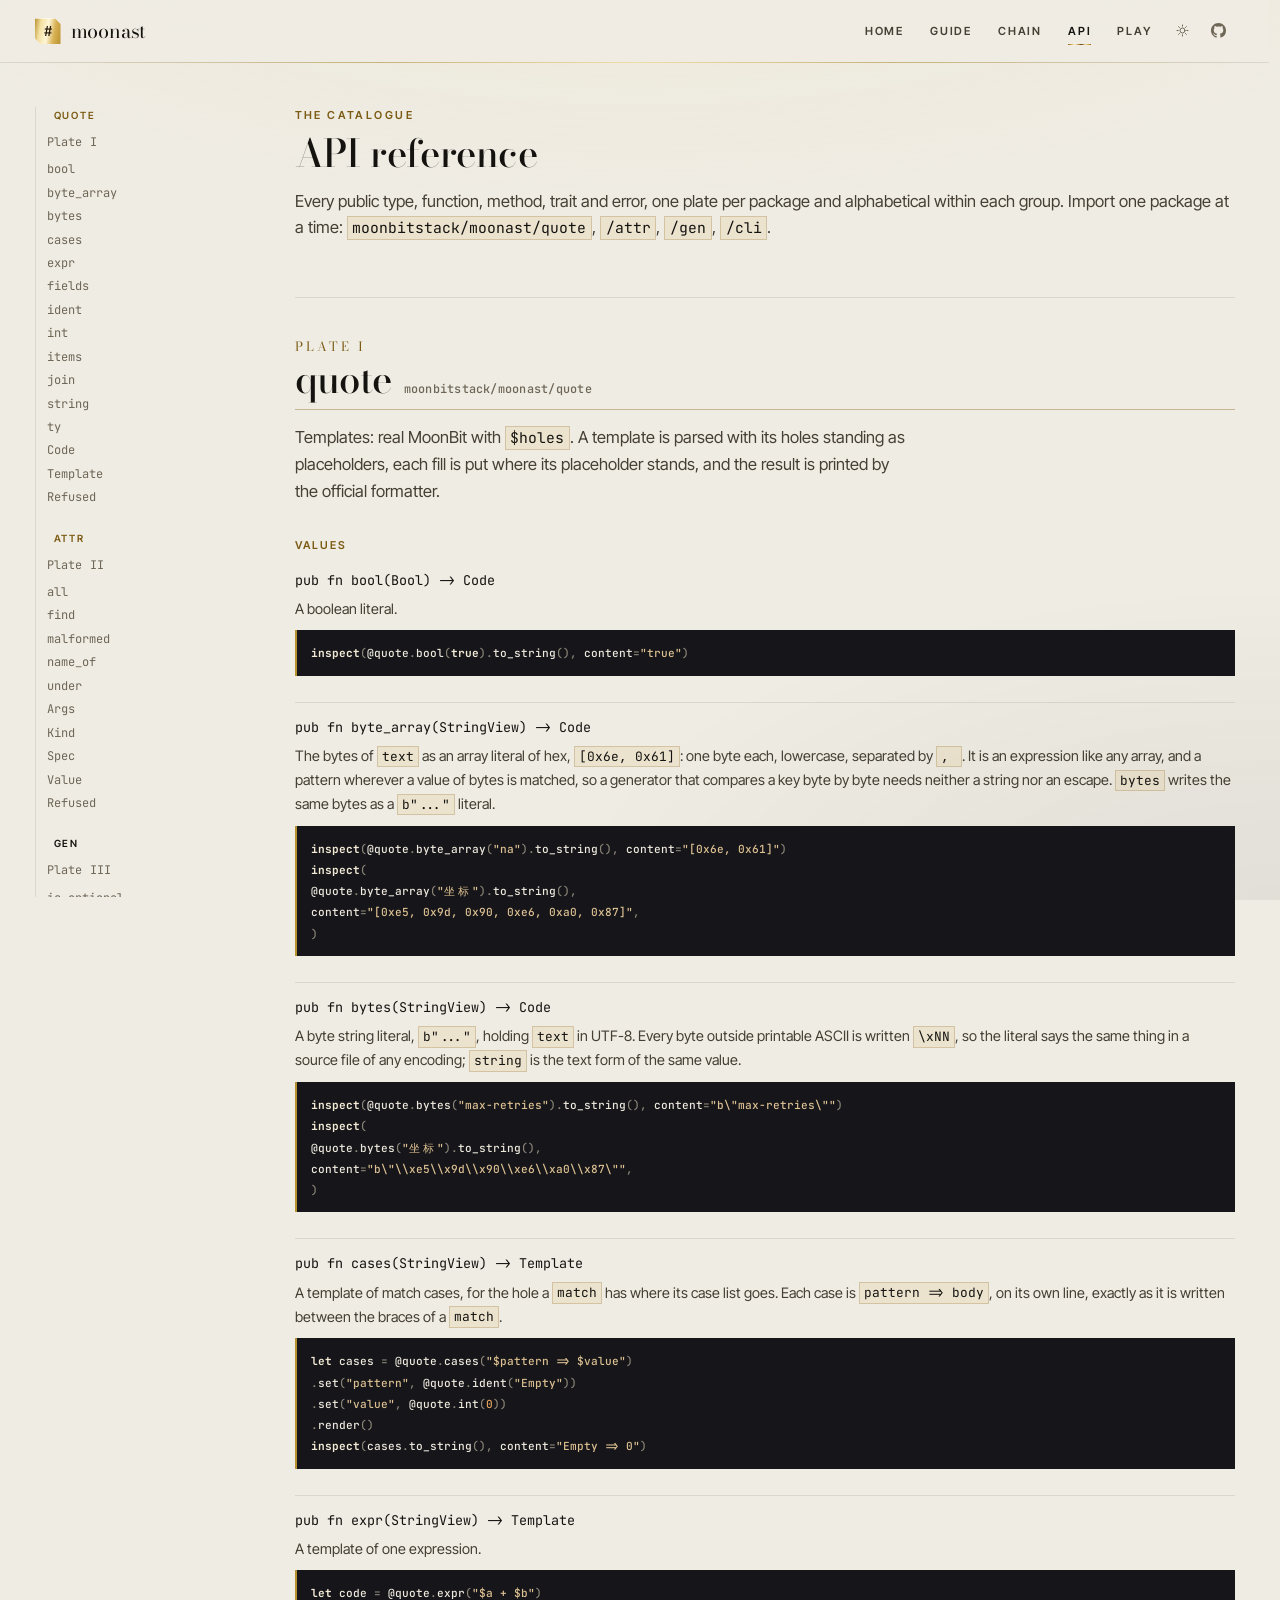
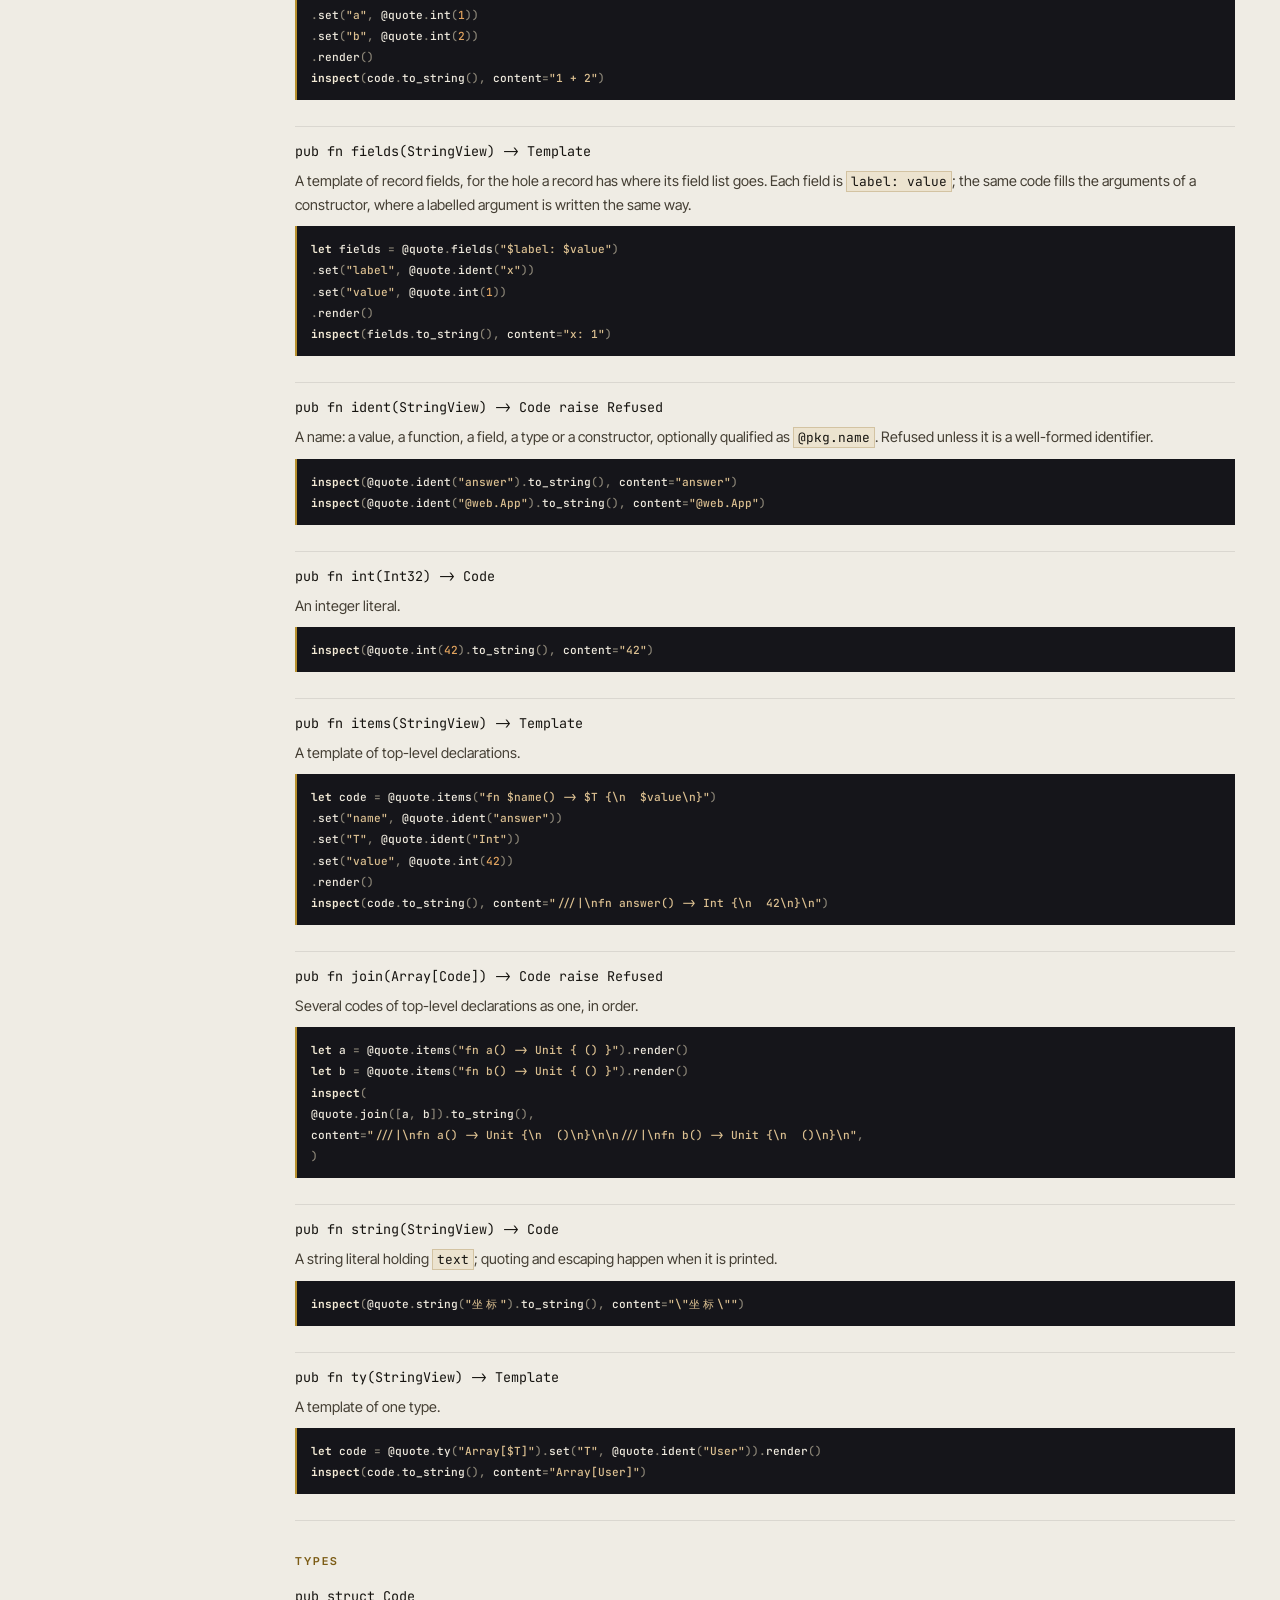
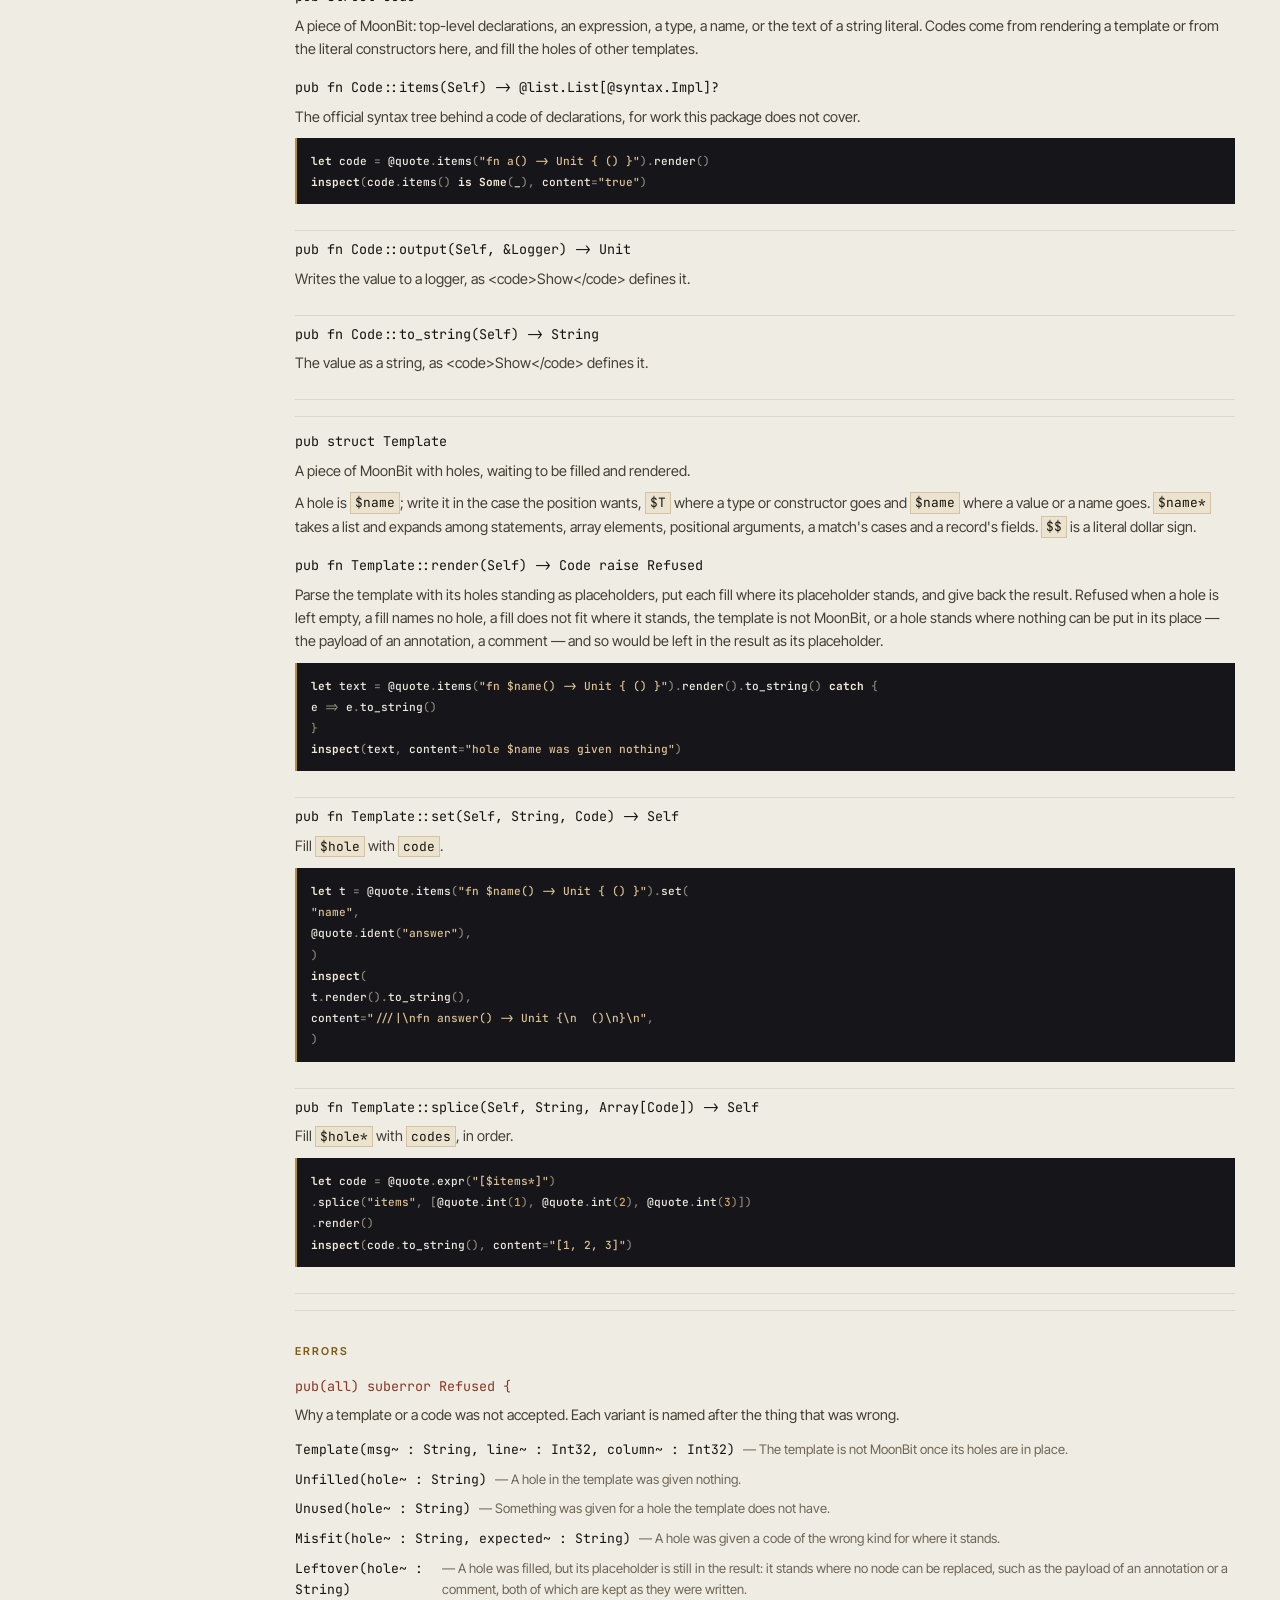
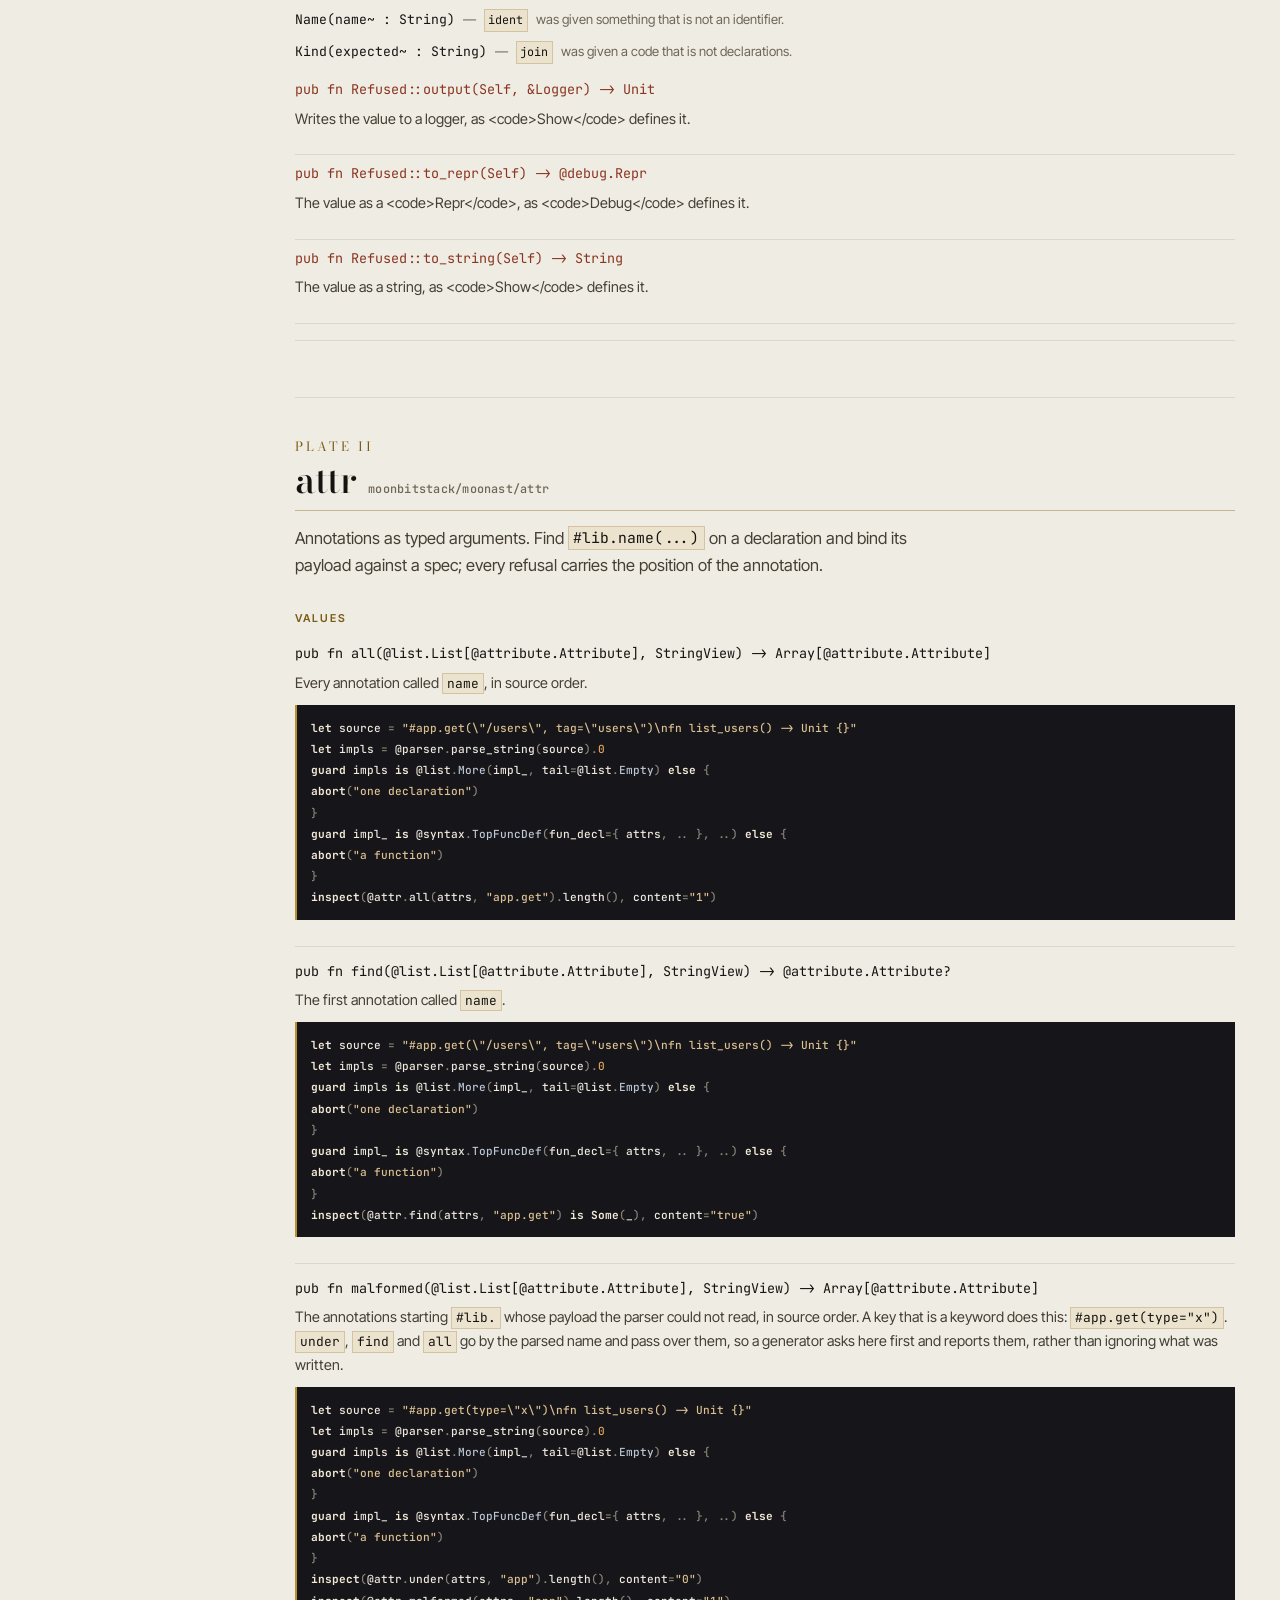
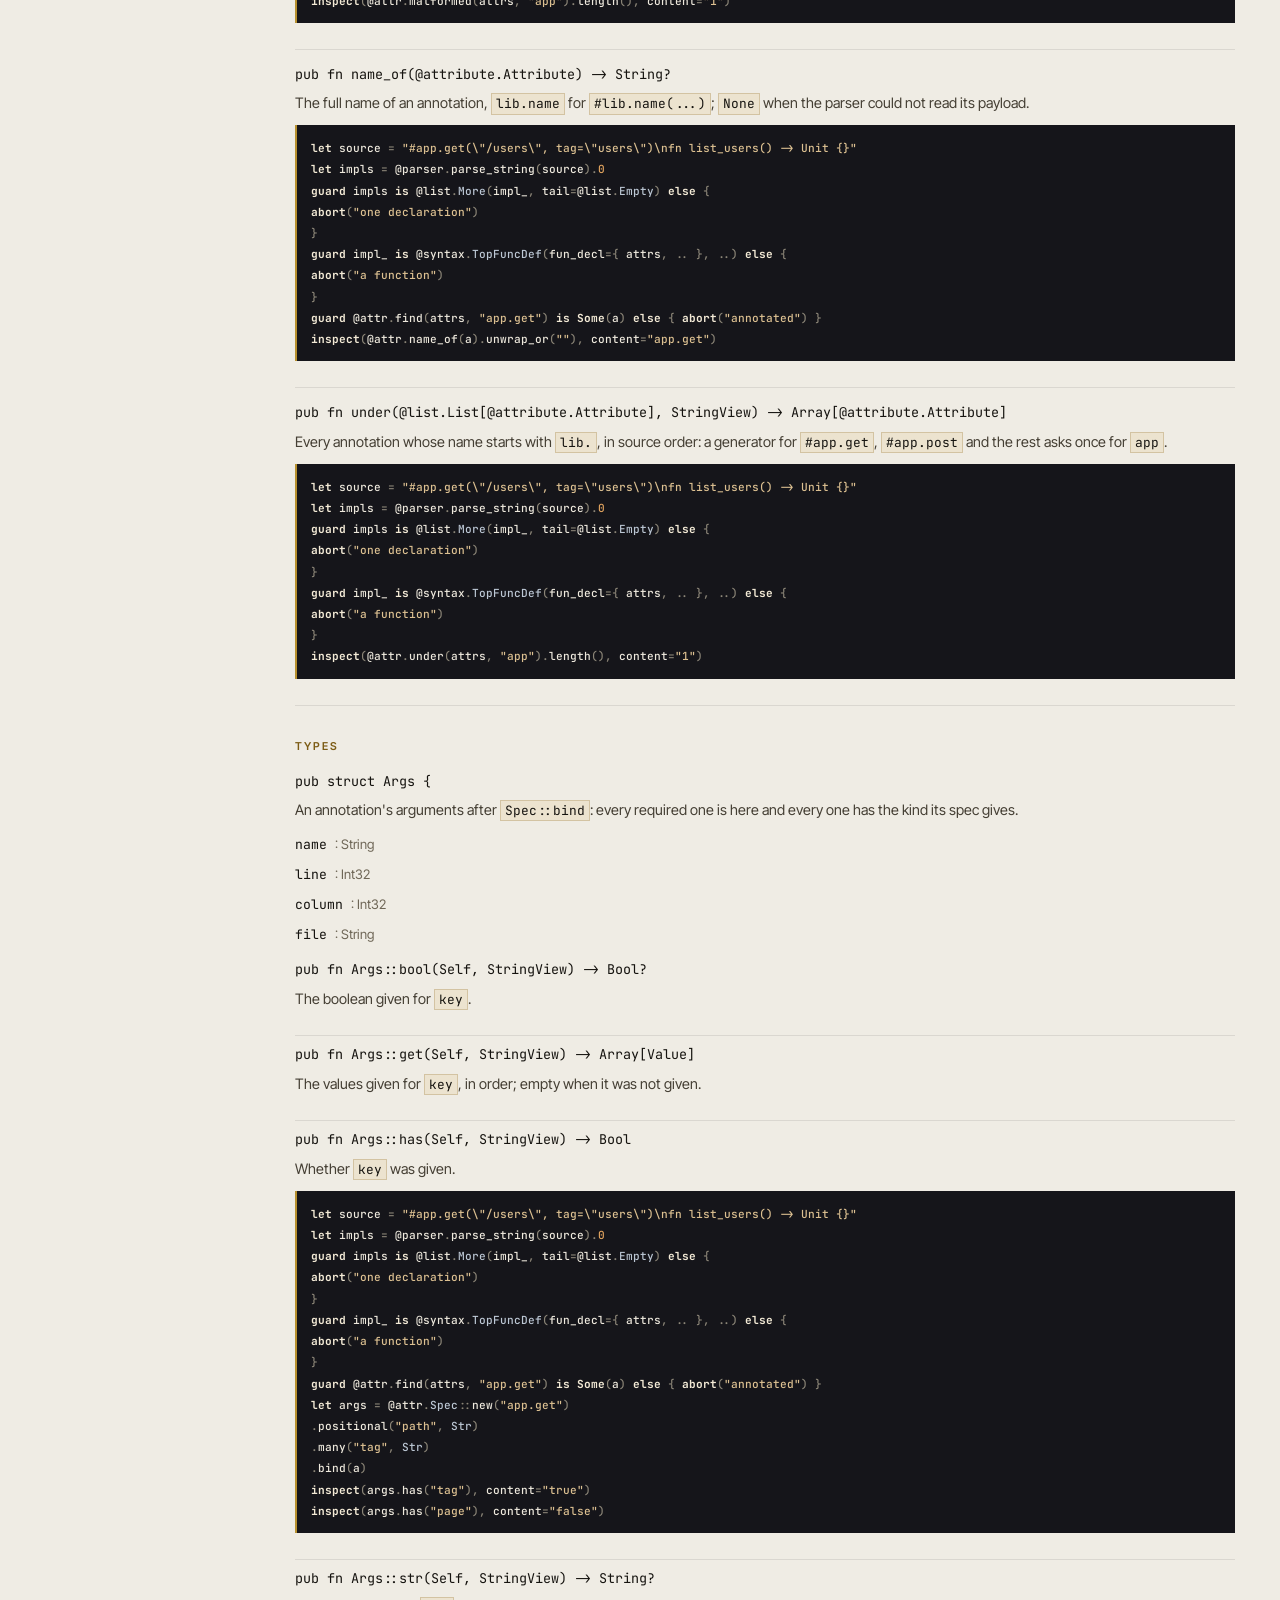
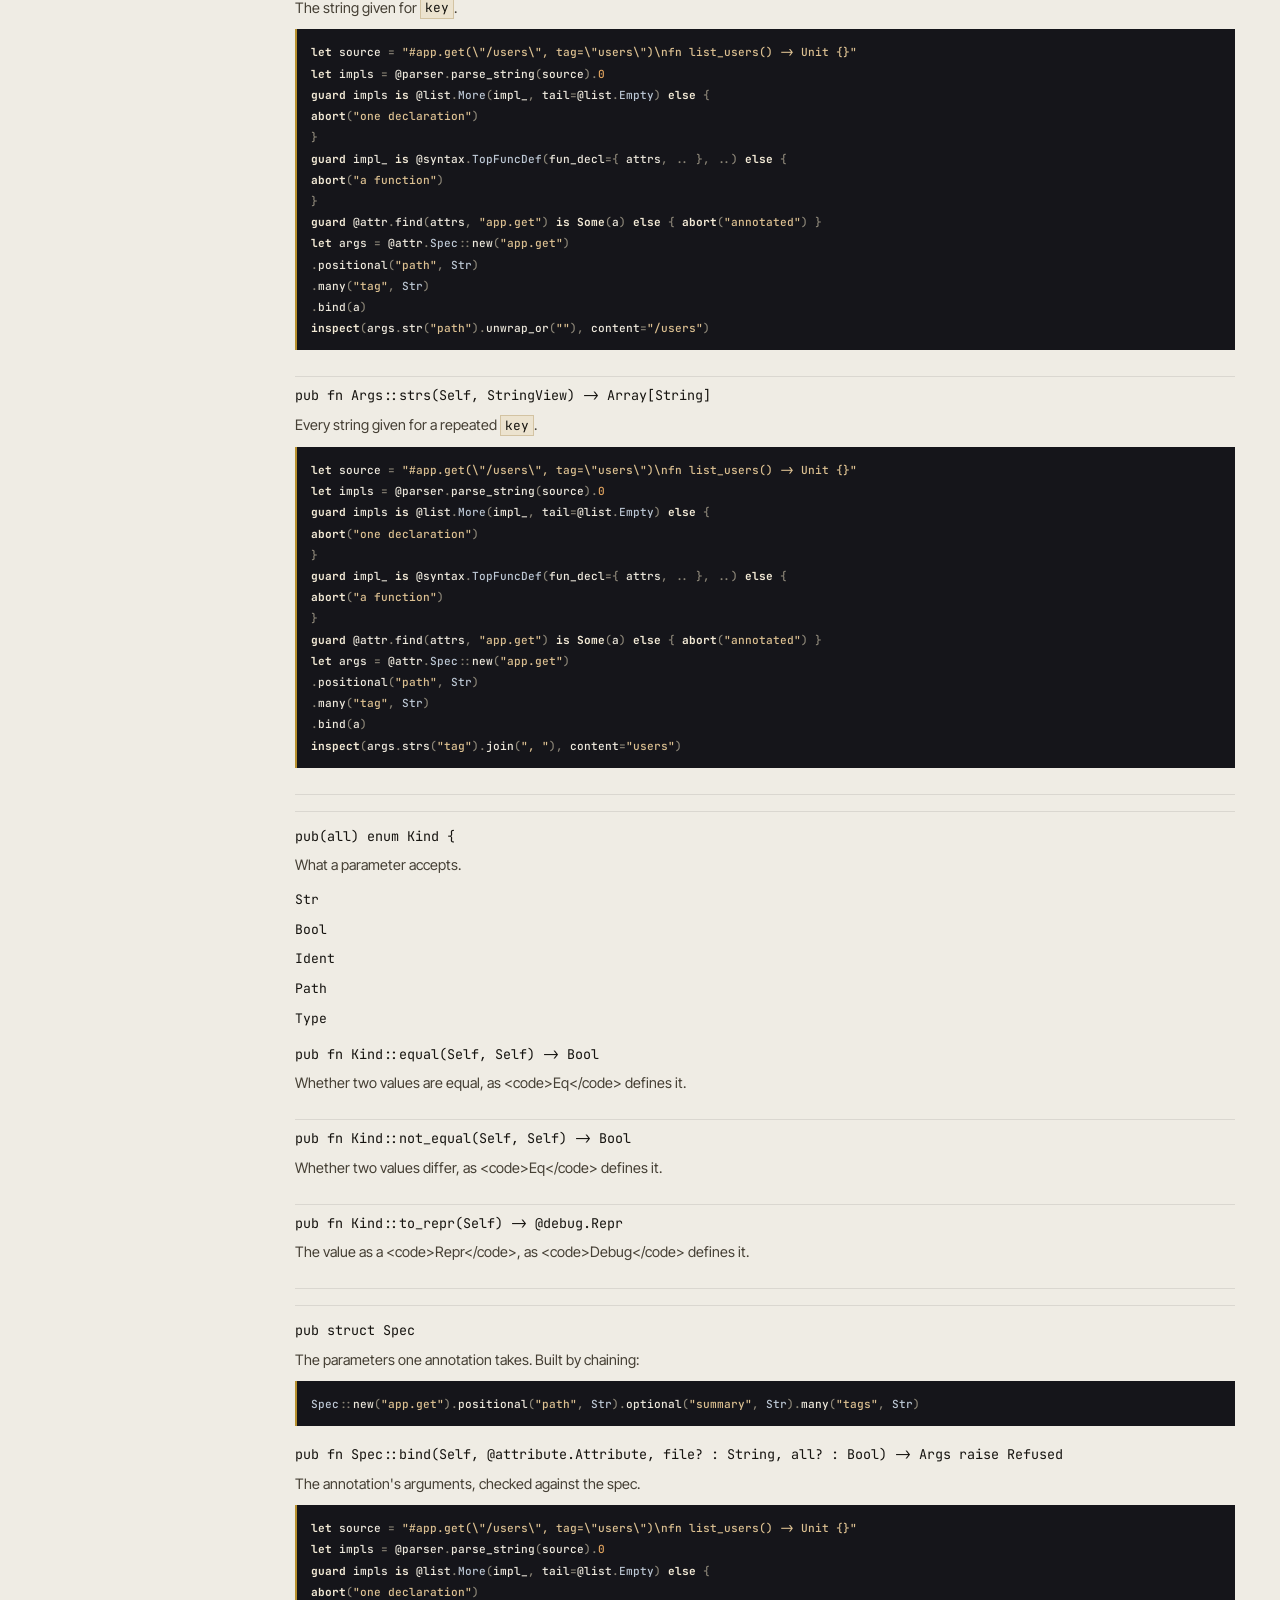
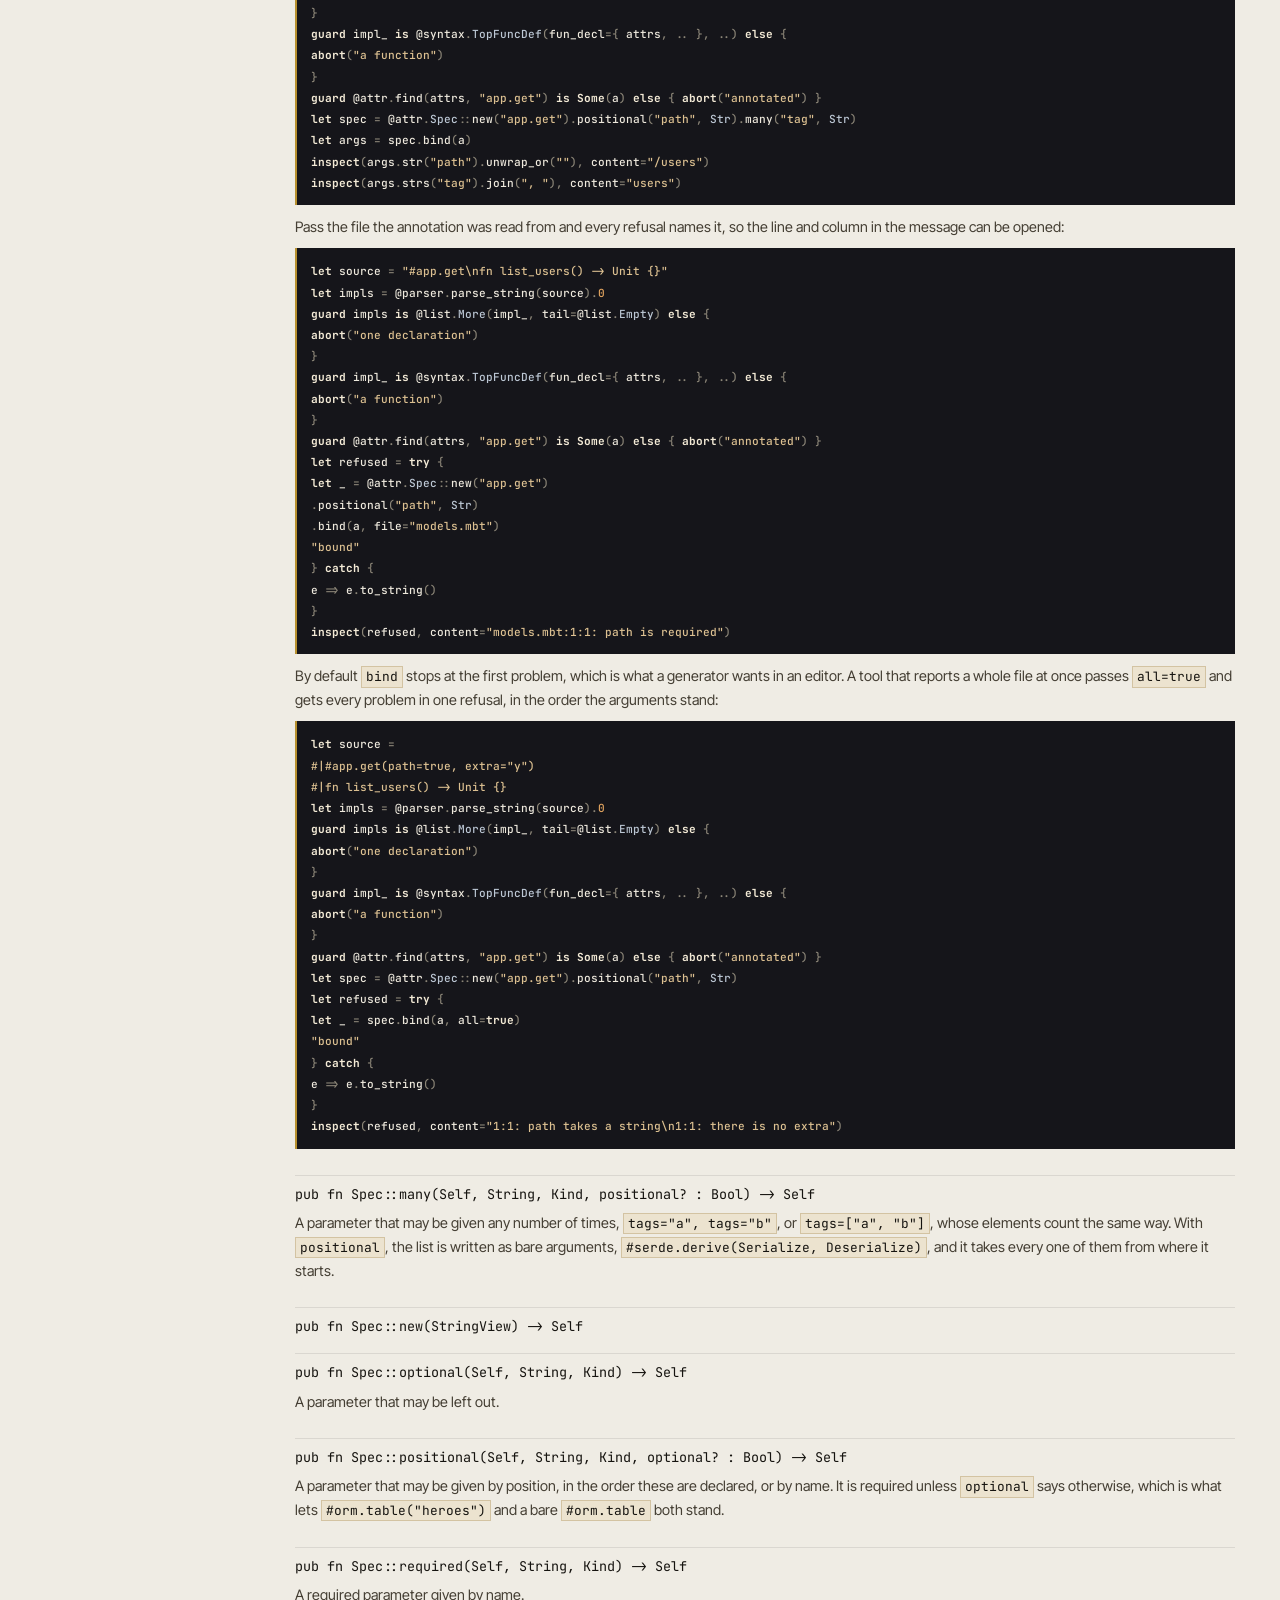
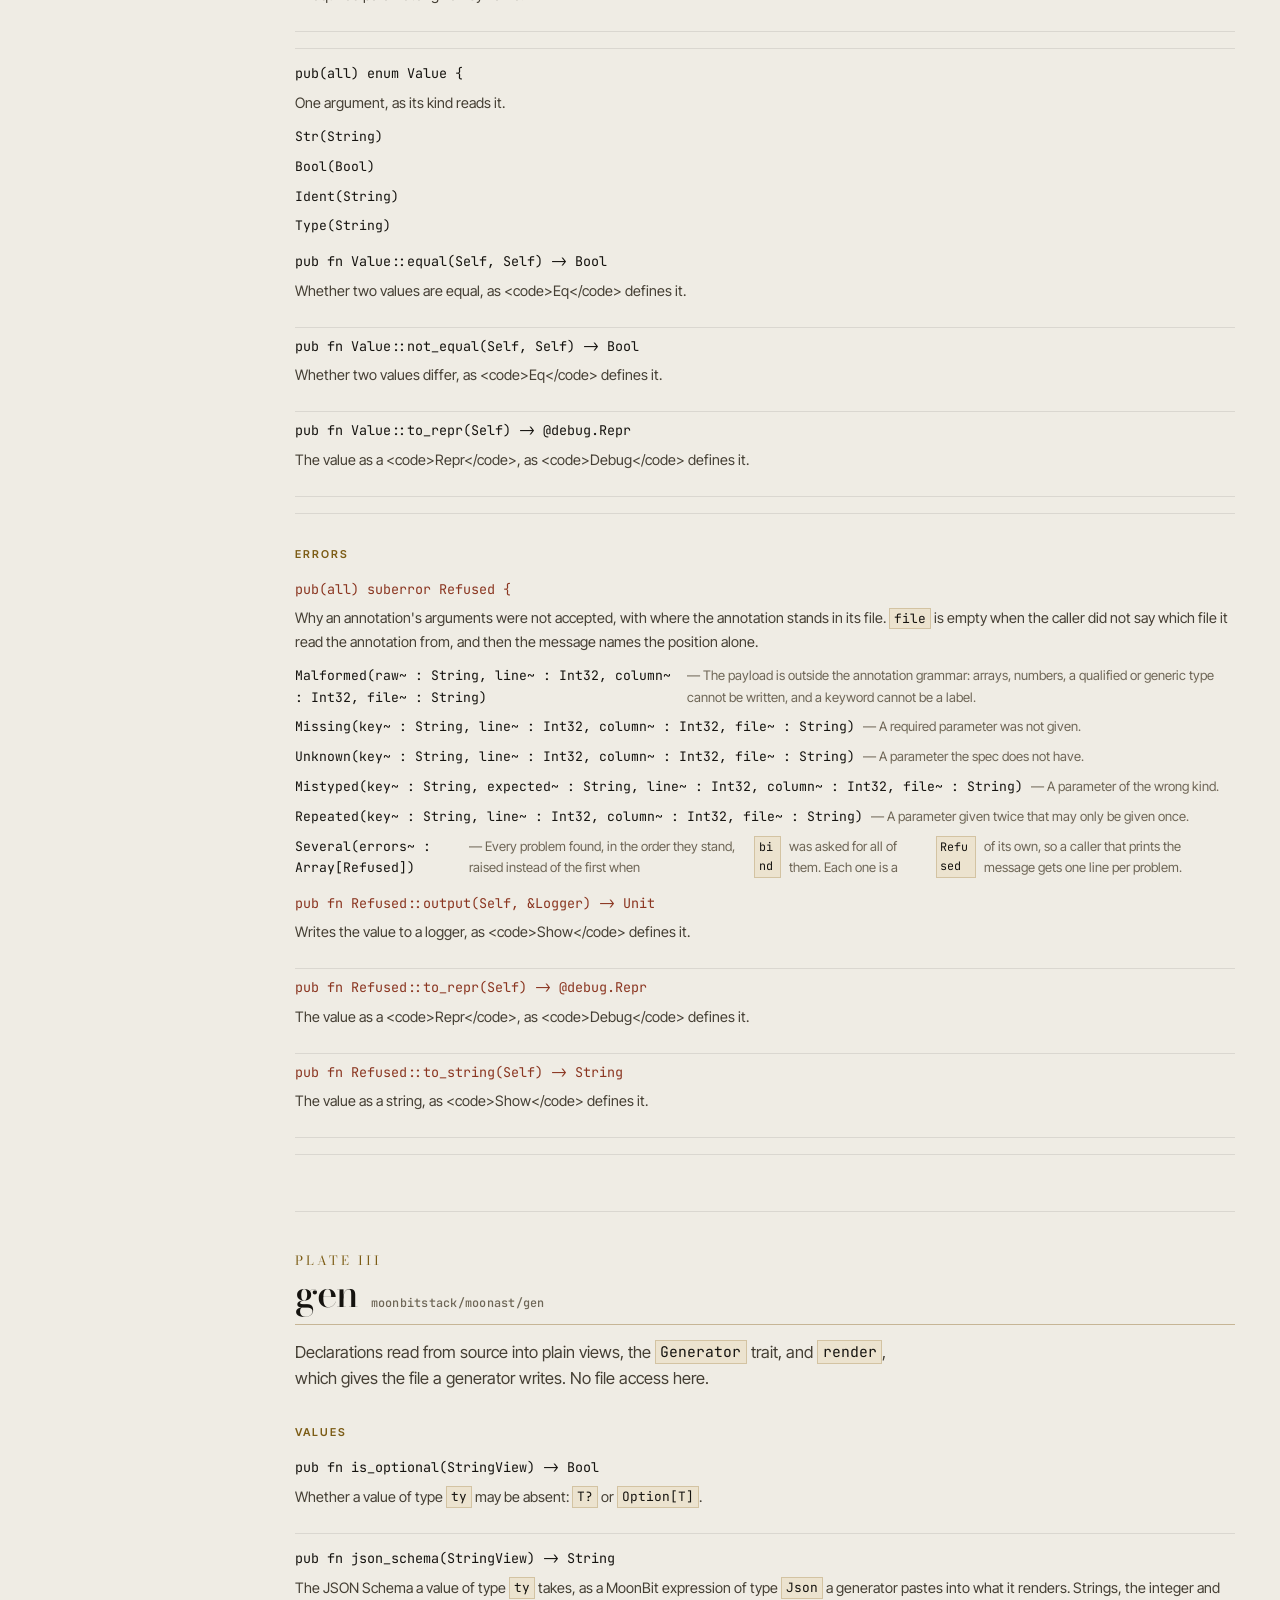
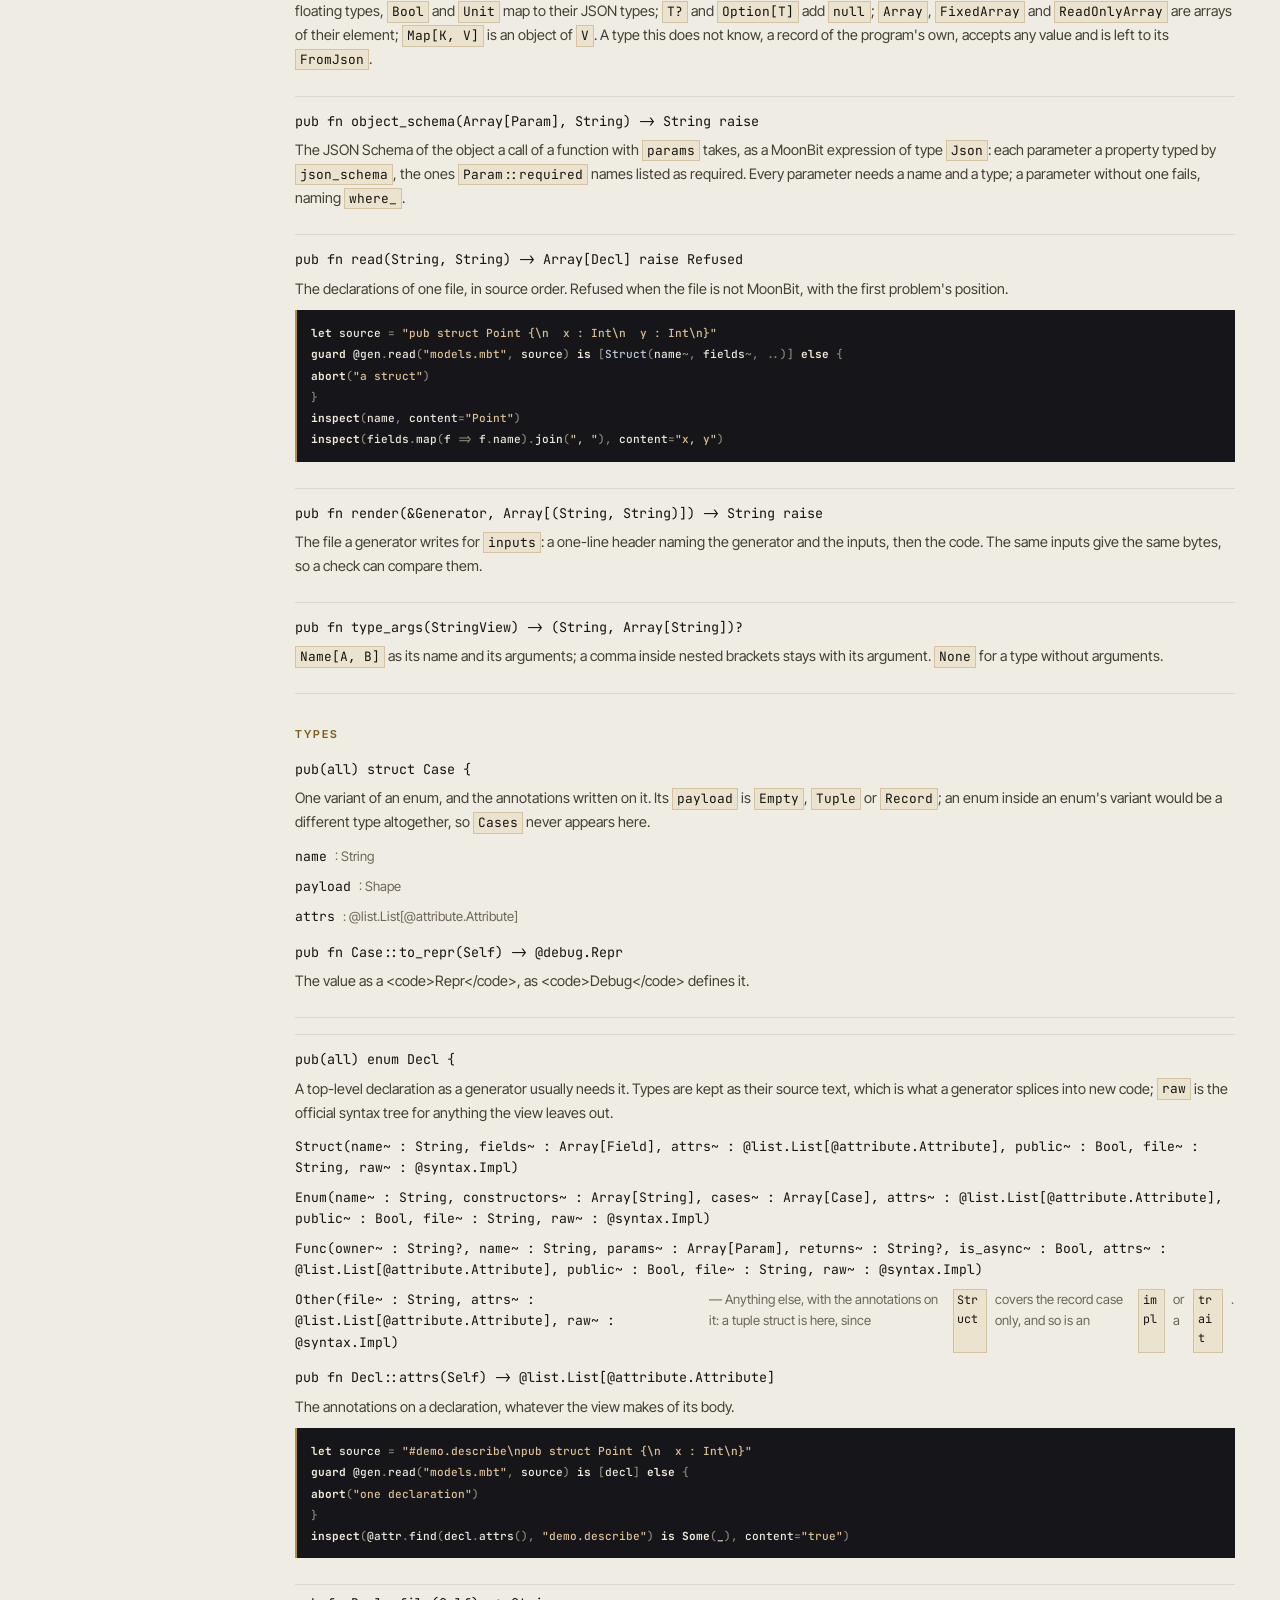
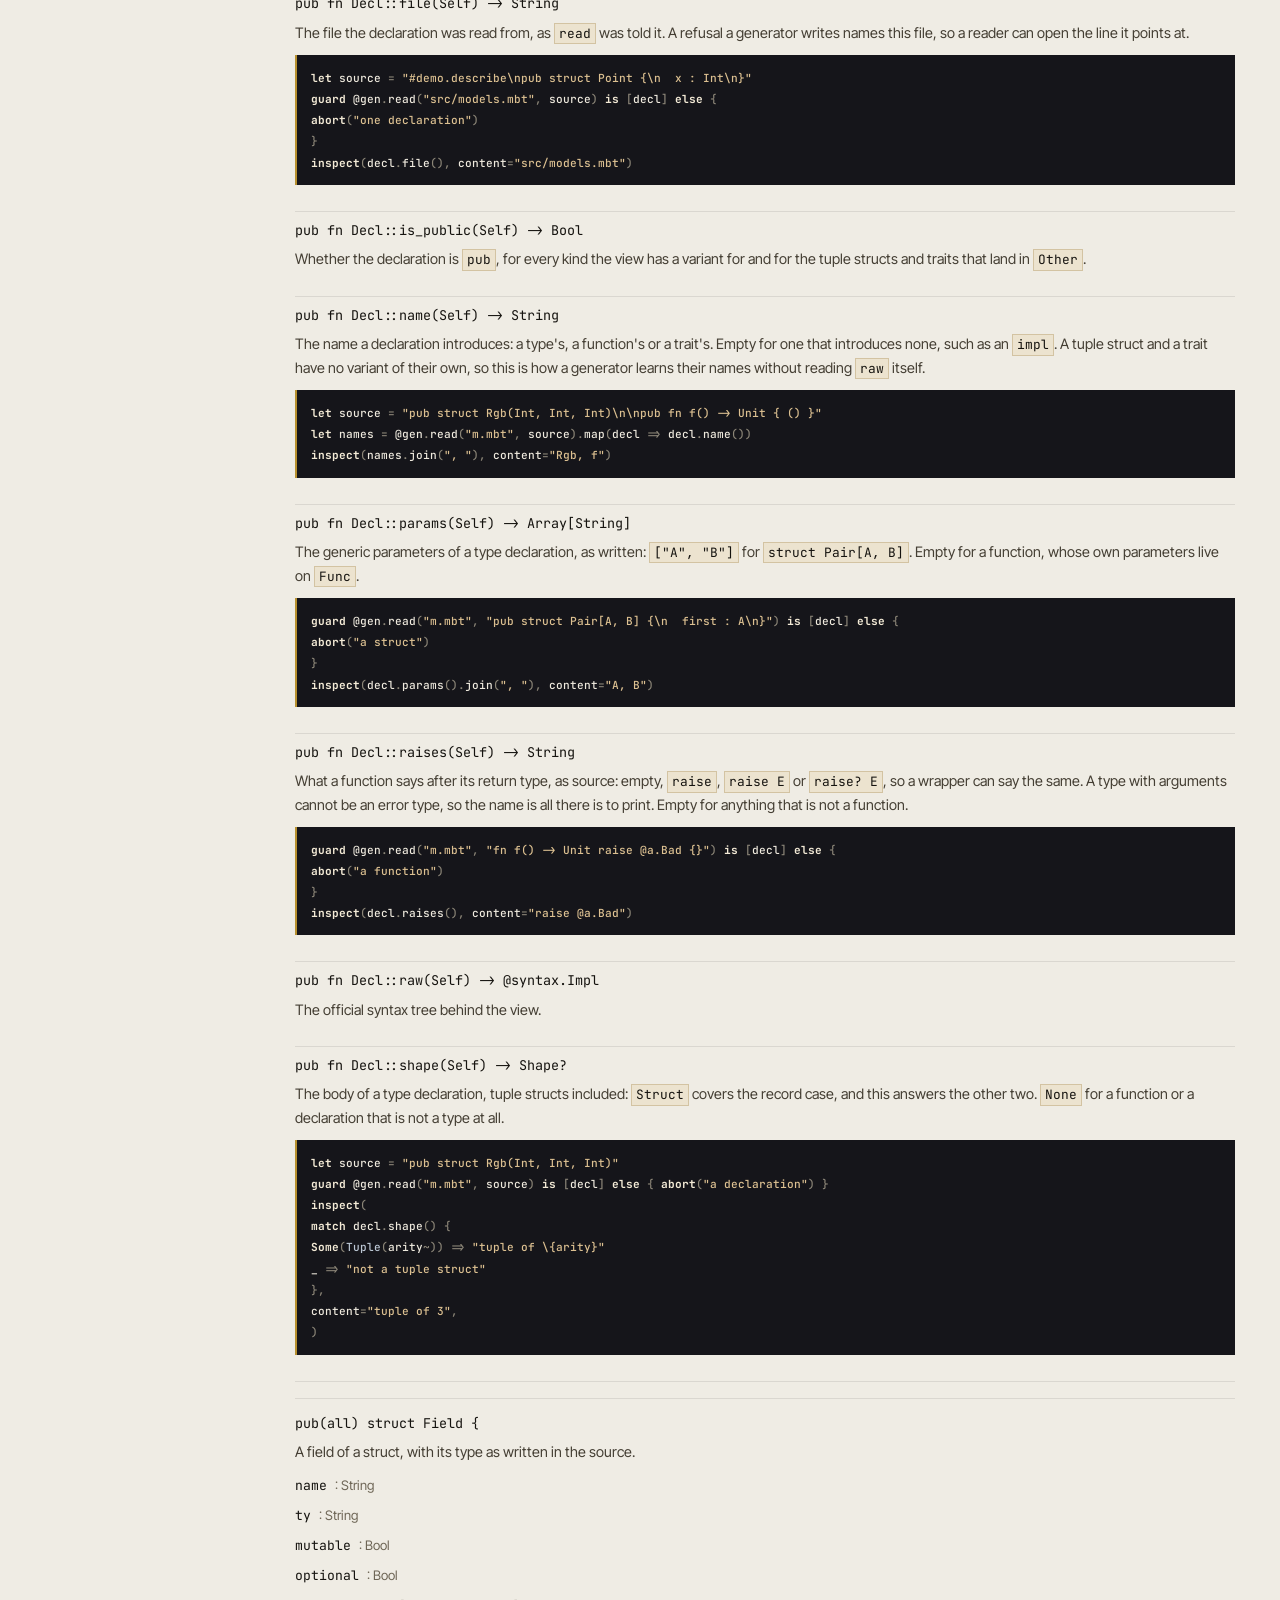
<file: docs/api.html>
<!doctype html>
<html lang="en">
<head>
<meta charset="utf-8">
<meta name="viewport" content="width=device-width, initial-scale=1">
<title>API reference — moonast</title>
<meta name="description" content="Every public type, function, method, trait and error of moonast, grouped by package.">
<link rel="icon" href="data:image/svg+xml,%3Csvg xmlns='http://www.w3.org/2000/svg' viewBox='0 0 32 32'%3E%3Cpath d='M0 0h24l8 8v24H8l-8-8z' fill='%2315151a'/%3E%3Cpath d='M0 0h24l8 8' fill='none' stroke='%23d8b154' stroke-width='1.4'/%3E%3Ctext x='16' y='23' font-family='monospace' font-size='18' font-weight='700' fill='%23f3dfa0' text-anchor='middle'%3E%23%3C/text%3E%3C/svg%3E">
<link rel="preconnect" href="https://fonts.googleapis.com">
<link rel="preconnect" href="https://fonts.gstatic.com" crossorigin>
<link href="https://fonts.googleapis.com/css2?family=Bodoni+Moda:ital,opsz,wght@0,6..96,400..700;1,6..96,400&family=Inter+Tight:wght@400;500;600&family=JetBrains+Mono:wght@400;500;700&display=swap" rel="stylesheet">
<link rel="stylesheet" href="site.css">
<script type="module" src="scrollbar.js"></script>
</head>
<body>
<a class="skip" href="#main">Skip to content</a>

<header class="top">
  <div class="wrap">
    <a class="mark" href="index.html"><span class="glyph">#</span>moonast</a>
    <nav class="nav">
      <a class="home" href="index.html">Home</a>
      <a class="guide" href="guide.html">Guide</a>
      <a href="chain.html">Chain</a>
      <a href="api.html" aria-current="page">API</a>
      <a href="play.html">Play</a>
      <a class="icon" data-theme-toggle href="#" aria-label="Switch theme">
        <svg viewBox="0 0 24 24" fill="none" stroke="currentColor" stroke-width="1.6" stroke-linecap="round" aria-hidden="true"><circle cx="12" cy="12" r="4"/><path d="M12 3.2v1.9M12 18.9v1.9M3.2 12h1.9M18.9 12h1.9M5.8 5.8l1.4 1.4M16.8 16.8l1.4 1.4M18.2 5.8l-1.4 1.4M7.2 16.8l-1.4 1.4"/></svg>
      </a>
      <a class="icon" href="https://github.com/moonbitstack/moonast" title="moonast on GitHub" aria-label="moonast on GitHub">
        <svg viewBox="0 0 16 16" fill="currentColor" aria-hidden="true"><path d="M8 0C3.58 0 0 3.58 0 8c0 3.54 2.29 6.53 5.47 7.59.4.07.55-.17.55-.38 0-.19-.01-.82-.01-1.49-2.01.37-2.53-.49-2.69-.94-.09-.23-.48-.94-.82-1.13-.28-.15-.68-.52-.01-.53.63-.01 1.08.58 1.23.82.72 1.21 1.87.87 2.33.66.07-.52.28-.87.51-1.07-1.78-.2-3.64-.89-3.64-3.95 0-.87.31-1.59.82-2.15-.08-.2-.36-1.02.08-2.12 0 0 .67-.21 2.2.82a7.42 7.42 0 0 1 2-.27c.68 0 1.36.09 2 .27 1.53-1.04 2.2-.82 2.2-.82.44 1.1.16 1.92.08 2.12.51.56.82 1.27.82 2.15 0 3.07-1.87 3.75-3.65 3.95.29.25.54.73.54 1.48 0 1.07-.01 1.93-.01 2.2 0 .21.15.46.55.38A7.995 7.995 0 0 0 16 8c0-4.42-3.58-8-8-8Z"/></svg>
      </a>
    </nav>
  </div>
</header>

<div class="wrap">
  <div class="doc">
    <aside class="side">
<div class="group"><h4>quote</h4>
<a class="pkg-link" href="#pkg-quote">Plate I</a>
<a class="sub" href="#quote.bool">bool</a>
<a class="sub" href="#quote.byte_array">byte_array</a>
<a class="sub" href="#quote.bytes">bytes</a>
<a class="sub" href="#quote.cases">cases</a>
<a class="sub" href="#quote.expr">expr</a>
<a class="sub" href="#quote.fields">fields</a>
<a class="sub" href="#quote.ident">ident</a>
<a class="sub" href="#quote.int">int</a>
<a class="sub" href="#quote.items">items</a>
<a class="sub" href="#quote.join">join</a>
<a class="sub" href="#quote.string">string</a>
<a class="sub" href="#quote.ty">ty</a>
<a class="sub" href="#quote.Code">Code</a>
<a class="sub" href="#quote.Template">Template</a>
<a class="sub" href="#quote.Refused">Refused</a>
</div>
<div class="group"><h4>attr</h4>
<a class="pkg-link" href="#pkg-attr">Plate II</a>
<a class="sub" href="#attr.all">all</a>
<a class="sub" href="#attr.find">find</a>
<a class="sub" href="#attr.malformed">malformed</a>
<a class="sub" href="#attr.name_of">name_of</a>
<a class="sub" href="#attr.under">under</a>
<a class="sub" href="#attr.Args">Args</a>
<a class="sub" href="#attr.Kind">Kind</a>
<a class="sub" href="#attr.Spec">Spec</a>
<a class="sub" href="#attr.Value">Value</a>
<a class="sub" href="#attr.Refused">Refused</a>
</div>
<div class="group"><h4>gen</h4>
<a class="pkg-link" href="#pkg-gen">Plate III</a>
<a class="sub" href="#gen.is_optional">is_optional</a>
<a class="sub" href="#gen.json_schema">json_schema</a>
<a class="sub" href="#gen.object_schema">object_schema</a>
<a class="sub" href="#gen.read">read</a>
<a class="sub" href="#gen.render">render</a>
<a class="sub" href="#gen.type_args">type_args</a>
<a class="sub" href="#gen.Case">Case</a>
<a class="sub" href="#gen.Decl">Decl</a>
<a class="sub" href="#gen.Field">Field</a>
<a class="sub" href="#gen.Param">Param</a>
<a class="sub" href="#gen.Pass">Pass</a>
<a class="sub" href="#gen.Shape">Shape</a>
<a class="sub" href="#gen.Generator">Generator</a>
<a class="sub" href="#gen.Refused">Refused</a>
</div>
<div class="group"><h4>cli</h4>
<a class="pkg-link" href="#pkg-cli">Plate IV</a>
<a class="sub" href="#cli.run">run</a>
<a class="sub" href="#cli.Refused">Refused</a>
</div>
    </aside>

    <div class="prose" id="main">
      <section class="intro">
        <span class="label gold block">The catalogue</span>
        <h2>API reference</h2>
        <p>Every public type, function, method, trait and error, one plate per package and
          alphabetical within each group. Import one package at a time:
          <code>moonbitstack/moonast/quote</code>, <code>/attr</code>, <code>/gen</code>,
          <code>/cli</code>.</p>
      </section>
<section class="pkg" id="pkg-quote">
<span class="num-index">PLATE I</span>
<h2>quote<span class="path">moonbitstack/moonast/quote</span></h2>
<p class="about">Templates: real MoonBit with <code>$holes</code>. A template is parsed with its holes standing as placeholders, each fill is put where its placeholder stands, and the result is printed by the official formatter.</p>
<h3 class="group-head" id="quote-values">Values</h3>
<div class="entry kind-value" id="quote.bool">
<div class="sig">pub fn bool(Bool) -&gt; Code <a class="anchor" href="#quote.bool" aria-label="Link to bool">#</a></div>
<div class="desc"><p>A boolean literal.</p>
<pre data-lang="moonbit"><code>inspect(@quote.bool(true).to_string(), content=&quot;true&quot;)</code></pre></div>
</div>
<div class="entry kind-value" id="quote.byte_array">
<div class="sig">pub fn byte_array(StringView) -&gt; Code <a class="anchor" href="#quote.byte_array" aria-label="Link to byte_array">#</a></div>
<div class="desc"><p>The bytes of <code>text</code> as an array literal of hex, <code>[0x6e, 0x61]</code>: one byte each, lowercase, separated by <code>, </code>. It is an expression like any array, and a pattern wherever a value of bytes is matched, so a generator that compares a key byte by byte needs neither a string nor an escape. <code>bytes</code> writes the same bytes as a <code>b&quot;...&quot;</code> literal.</p>
<pre data-lang="moonbit"><code>inspect(@quote.byte_array(&quot;na&quot;).to_string(), content=&quot;[0x6e, 0x61]&quot;)
inspect(
@quote.byte_array(&quot;坐标&quot;).to_string(),
content=&quot;[0xe5, 0x9d, 0x90, 0xe6, 0xa0, 0x87]&quot;,
)</code></pre></div>
</div>
<div class="entry kind-value" id="quote.bytes">
<div class="sig">pub fn bytes(StringView) -&gt; Code <a class="anchor" href="#quote.bytes" aria-label="Link to bytes">#</a></div>
<div class="desc"><p>A byte string literal, <code>b&quot;...&quot;</code>, holding <code>text</code> in UTF-8. Every byte outside printable ASCII is written <code>\xNN</code>, so the literal says the same thing in a source file of any encoding; <code>string</code> is the text form of the same value.</p>
<pre data-lang="moonbit"><code>inspect(@quote.bytes(&quot;max-retries&quot;).to_string(), content=&quot;b\&quot;max-retries\&quot;&quot;)
inspect(
@quote.bytes(&quot;坐标&quot;).to_string(),
content=&quot;b\&quot;\\xe5\\x9d\\x90\\xe6\\xa0\\x87\&quot;&quot;,
)</code></pre></div>
</div>
<div class="entry kind-value" id="quote.cases">
<div class="sig">pub fn cases(StringView) -&gt; Template <a class="anchor" href="#quote.cases" aria-label="Link to cases">#</a></div>
<div class="desc"><p>A template of match cases, for the hole a <code>match</code> has where its case list goes. Each case is <code>pattern =&gt; body</code>, on its own line, exactly as it is written between the braces of a <code>match</code>.</p>
<pre data-lang="moonbit"><code>let cases = @quote.cases(&quot;$pattern =&gt; $value&quot;)
.set(&quot;pattern&quot;, @quote.ident(&quot;Empty&quot;))
.set(&quot;value&quot;, @quote.int(0))
.render()
inspect(cases.to_string(), content=&quot;Empty =&gt; 0&quot;)</code></pre></div>
</div>
<div class="entry kind-value" id="quote.expr">
<div class="sig">pub fn expr(StringView) -&gt; Template <a class="anchor" href="#quote.expr" aria-label="Link to expr">#</a></div>
<div class="desc"><p>A template of one expression.</p>
<pre data-lang="moonbit"><code>let code = @quote.expr(&quot;$a + $b&quot;)
.set(&quot;a&quot;, @quote.int(1))
.set(&quot;b&quot;, @quote.int(2))
.render()
inspect(code.to_string(), content=&quot;1 + 2&quot;)</code></pre></div>
</div>
<div class="entry kind-value" id="quote.fields">
<div class="sig">pub fn fields(StringView) -&gt; Template <a class="anchor" href="#quote.fields" aria-label="Link to fields">#</a></div>
<div class="desc"><p>A template of record fields, for the hole a record has where its field list goes. Each field is <code>label: value</code>; the same code fills the arguments of a constructor, where a labelled argument is written the same way.</p>
<pre data-lang="moonbit"><code>let fields = @quote.fields(&quot;$label: $value&quot;)
.set(&quot;label&quot;, @quote.ident(&quot;x&quot;))
.set(&quot;value&quot;, @quote.int(1))
.render()
inspect(fields.to_string(), content=&quot;x: 1&quot;)</code></pre></div>
</div>
<div class="entry kind-value" id="quote.ident">
<div class="sig">pub fn ident(StringView) -&gt; Code raise Refused <a class="anchor" href="#quote.ident" aria-label="Link to ident">#</a></div>
<div class="desc"><p>A name: a value, a function, a field, a type or a constructor, optionally qualified as <code>@pkg.name</code>. Refused unless it is a well-formed identifier.</p>
<pre data-lang="moonbit"><code>inspect(@quote.ident(&quot;answer&quot;).to_string(), content=&quot;answer&quot;)
inspect(@quote.ident(&quot;@web.App&quot;).to_string(), content=&quot;@web.App&quot;)</code></pre></div>
</div>
<div class="entry kind-value" id="quote.int">
<div class="sig">pub fn int(Int32) -&gt; Code <a class="anchor" href="#quote.int" aria-label="Link to int">#</a></div>
<div class="desc"><p>An integer literal.</p>
<pre data-lang="moonbit"><code>inspect(@quote.int(42).to_string(), content=&quot;42&quot;)</code></pre></div>
</div>
<div class="entry kind-value" id="quote.items">
<div class="sig">pub fn items(StringView) -&gt; Template <a class="anchor" href="#quote.items" aria-label="Link to items">#</a></div>
<div class="desc"><p>A template of top-level declarations.</p>
<pre data-lang="moonbit"><code>let code = @quote.items(&quot;fn $name() -&gt; $T {\n  $value\n}&quot;)
.set(&quot;name&quot;, @quote.ident(&quot;answer&quot;))
.set(&quot;T&quot;, @quote.ident(&quot;Int&quot;))
.set(&quot;value&quot;, @quote.int(42))
.render()
inspect(code.to_string(), content=&quot;///|\nfn answer() -&gt; Int {\n  42\n}\n&quot;)</code></pre></div>
</div>
<div class="entry kind-value" id="quote.join">
<div class="sig">pub fn join(Array[Code]) -&gt; Code raise Refused <a class="anchor" href="#quote.join" aria-label="Link to join">#</a></div>
<div class="desc"><p>Several codes of top-level declarations as one, in order.</p>
<pre data-lang="moonbit"><code>let a = @quote.items(&quot;fn a() -&gt; Unit { () }&quot;).render()
let b = @quote.items(&quot;fn b() -&gt; Unit { () }&quot;).render()
inspect(
@quote.join([a, b]).to_string(),
content=&quot;///|\nfn a() -&gt; Unit {\n  ()\n}\n\n///|\nfn b() -&gt; Unit {\n  ()\n}\n&quot;,
)</code></pre></div>
</div>
<div class="entry kind-value" id="quote.string">
<div class="sig">pub fn string(StringView) -&gt; Code <a class="anchor" href="#quote.string" aria-label="Link to string">#</a></div>
<div class="desc"><p>A string literal holding <code>text</code>; quoting and escaping happen when it is printed.</p>
<pre data-lang="moonbit"><code>inspect(@quote.string(&quot;坐标&quot;).to_string(), content=&quot;\&quot;坐标\&quot;&quot;)</code></pre></div>
</div>
<div class="entry kind-value" id="quote.ty">
<div class="sig">pub fn ty(StringView) -&gt; Template <a class="anchor" href="#quote.ty" aria-label="Link to ty">#</a></div>
<div class="desc"><p>A template of one type.</p>
<pre data-lang="moonbit"><code>let code = @quote.ty(&quot;Array[$T]&quot;).set(&quot;T&quot;, @quote.ident(&quot;User&quot;)).render()
inspect(code.to_string(), content=&quot;Array[User]&quot;)</code></pre></div>
</div>
<h3 class="group-head" id="quote-types">Types</h3>
<div class="entry kind-type" id="quote.Code">
<div class="sig">pub struct Code <a class="anchor" href="#quote.Code" aria-label="Link to Code">#</a></div>
<div class="desc"><p>A piece of MoonBit: top-level declarations, an expression, a type, a name, or the text of a string literal. Codes come from rendering a template or from the literal constructors here, and fill the holes of other templates.</p></div>
<div class="entry kind-value nested" id="quote.Code.items">
<div class="sig">pub fn Code::items(Self) -&gt; @list.List[@syntax.Impl]? <a class="anchor" href="#quote.Code.items" aria-label="Link to Code::items">#</a></div>
<div class="desc"><p>The official syntax tree behind a code of declarations, for work this package does not cover.</p>
<pre data-lang="moonbit"><code>let code = @quote.items(&quot;fn a() -&gt; Unit { () }&quot;).render()
inspect(code.items() is Some(_), content=&quot;true&quot;)</code></pre></div>
</div>
<div class="entry kind-value nested" id="quote.Code.output">
<div class="sig">pub fn Code::output(Self, &amp;Logger) -&gt; Unit <a class="anchor" href="#quote.Code.output" aria-label="Link to Code::output">#</a></div>
<div class="desc"><p>Writes the value to a logger, as &lt;code&gt;Show&lt;/code&gt; defines it.</p></div>
</div>
<div class="entry kind-value nested" id="quote.Code.to_string">
<div class="sig">pub fn Code::to_string(Self) -&gt; String <a class="anchor" href="#quote.Code.to_string" aria-label="Link to Code::to_string">#</a></div>
<div class="desc"><p>The value as a string, as &lt;code&gt;Show&lt;/code&gt; defines it.</p></div>
</div>
</div>
<div class="entry kind-type" id="quote.Template">
<div class="sig">pub struct Template <a class="anchor" href="#quote.Template" aria-label="Link to Template">#</a></div>
<div class="desc"><p>A piece of MoonBit with holes, waiting to be filled and rendered.</p>
<p>A hole is <code>$name</code>; write it in the case the position wants, <code>$T</code> where a type or constructor goes and <code>$name</code> where a value or a name goes. <code>$name*</code> takes a list and expands among statements, array elements, positional arguments, a match&#x27;s cases and a record&#x27;s fields. <code>$$</code> is a literal dollar sign.</p></div>
<div class="entry kind-value nested" id="quote.Template.render">
<div class="sig">pub fn Template::render(Self) -&gt; Code raise Refused <a class="anchor" href="#quote.Template.render" aria-label="Link to Template::render">#</a></div>
<div class="desc"><p>Parse the template with its holes standing as placeholders, put each fill where its placeholder stands, and give back the result. Refused when a hole is left empty, a fill names no hole, a fill does not fit where it stands, the template is not MoonBit, or a hole stands where nothing can be put in its place — the payload of an annotation, a comment — and so would be left in the result as its placeholder.</p>
<pre data-lang="moonbit"><code>let text = @quote.items(&quot;fn $name() -&gt; Unit { () }&quot;).render().to_string() catch {
e =&gt; e.to_string()
}
inspect(text, content=&quot;hole $name was given nothing&quot;)</code></pre></div>
</div>
<div class="entry kind-value nested" id="quote.Template.set">
<div class="sig">pub fn Template::set(Self, String, Code) -&gt; Self <a class="anchor" href="#quote.Template.set" aria-label="Link to Template::set">#</a></div>
<div class="desc"><p>Fill <code>$hole</code> with <code>code</code>.</p>
<pre data-lang="moonbit"><code>let t = @quote.items(&quot;fn $name() -&gt; Unit { () }&quot;).set(
&quot;name&quot;,
@quote.ident(&quot;answer&quot;),
)
inspect(
t.render().to_string(),
content=&quot;///|\nfn answer() -&gt; Unit {\n  ()\n}\n&quot;,
)</code></pre></div>
</div>
<div class="entry kind-value nested" id="quote.Template.splice">
<div class="sig">pub fn Template::splice(Self, String, Array[Code]) -&gt; Self <a class="anchor" href="#quote.Template.splice" aria-label="Link to Template::splice">#</a></div>
<div class="desc"><p>Fill <code>$hole*</code> with <code>codes</code>, in order.</p>
<pre data-lang="moonbit"><code>let code = @quote.expr(&quot;[$items*]&quot;)
.splice(&quot;items&quot;, [@quote.int(1), @quote.int(2), @quote.int(3)])
.render()
inspect(code.to_string(), content=&quot;[1, 2, 3]&quot;)</code></pre></div>
</div>
</div>

<h3 class="group-head" id="quote-errors">Errors</h3>
<div class="entry kind-error" id="quote.Refused">
<div class="sig">pub(all) suberror Refused { <a class="anchor" href="#quote.Refused" aria-label="Link to Refused">#</a></div>
<div class="desc"><p>Why a template or a code was not accepted. Each variant is named after the thing that was wrong.</p></div>
<ul class="params">
<li><span class="pname">Template(msg~ : String, line~ : Int32, column~ : Int32)</span> — The template is not MoonBit once its holes are in place.</li>
<li><span class="pname">Unfilled(hole~ : String)</span> — A hole in the template was given nothing.</li>
<li><span class="pname">Unused(hole~ : String)</span> — Something was given for a hole the template does not have.</li>
<li><span class="pname">Misfit(hole~ : String, expected~ : String)</span> — A hole was given a code of the wrong kind for where it stands.</li>
<li><span class="pname">Leftover(hole~ : String)</span> — A hole was filled, but its placeholder is still in the result: it stands where no node can be replaced, such as the payload of an annotation or a comment, both of which are kept as they were written.</li>
<li><span class="pname">Name(name~ : String)</span> — <code>ident</code> was given something that is not an identifier.</li>
<li><span class="pname">Kind(expected~ : String)</span> — <code>join</code> was given a code that is not declarations.</li>
</ul>
<div class="entry kind-value nested" id="quote.Refused.output">
<div class="sig">pub fn Refused::output(Self, &amp;Logger) -&gt; Unit <a class="anchor" href="#quote.Refused.output" aria-label="Link to Refused::output">#</a></div>
<div class="desc"><p>Writes the value to a logger, as &lt;code&gt;Show&lt;/code&gt; defines it.</p></div>
</div>
<div class="entry kind-value nested" id="quote.Refused.to_repr">
<div class="sig">pub fn Refused::to_repr(Self) -&gt; @debug.Repr <a class="anchor" href="#quote.Refused.to_repr" aria-label="Link to Refused::to_repr">#</a></div>
<div class="desc"><p>The value as a &lt;code&gt;Repr&lt;/code&gt;, as &lt;code&gt;Debug&lt;/code&gt; defines it.</p></div>
</div>
<div class="entry kind-value nested" id="quote.Refused.to_string">
<div class="sig">pub fn Refused::to_string(Self) -&gt; String <a class="anchor" href="#quote.Refused.to_string" aria-label="Link to Refused::to_string">#</a></div>
<div class="desc"><p>The value as a string, as &lt;code&gt;Show&lt;/code&gt; defines it.</p></div>
</div>
</div>
</section>
<section class="pkg" id="pkg-attr">
<span class="num-index">PLATE II</span>
<h2>attr<span class="path">moonbitstack/moonast/attr</span></h2>
<p class="about">Annotations as typed arguments. Find <code>#lib.name(...)</code> on a declaration and bind its payload against a spec; every refusal carries the position of the annotation.</p>
<h3 class="group-head" id="attr-values">Values</h3>
<div class="entry kind-value" id="attr.all">
<div class="sig">pub fn all(@list.List[@attribute.Attribute], StringView) -&gt; Array[@attribute.Attribute] <a class="anchor" href="#attr.all" aria-label="Link to all">#</a></div>
<div class="desc"><p>Every annotation called <code>name</code>, in source order.</p>
<pre data-lang="moonbit"><code>let source = &quot;#app.get(\&quot;/users\&quot;, tag=\&quot;users\&quot;)\nfn list_users() -&gt; Unit {}&quot;
let impls = @parser.parse_string(source).0
guard impls is @list.More(impl_, tail=@list.Empty) else {
abort(&quot;one declaration&quot;)
}
guard impl_ is @syntax.TopFuncDef(fun_decl={ attrs, .. }, ..) else {
abort(&quot;a function&quot;)
}
inspect(@attr.all(attrs, &quot;app.get&quot;).length(), content=&quot;1&quot;)</code></pre></div>
</div>
<div class="entry kind-value" id="attr.find">
<div class="sig">pub fn find(@list.List[@attribute.Attribute], StringView) -&gt; @attribute.Attribute? <a class="anchor" href="#attr.find" aria-label="Link to find">#</a></div>
<div class="desc"><p>The first annotation called <code>name</code>.</p>
<pre data-lang="moonbit"><code>let source = &quot;#app.get(\&quot;/users\&quot;, tag=\&quot;users\&quot;)\nfn list_users() -&gt; Unit {}&quot;
let impls = @parser.parse_string(source).0
guard impls is @list.More(impl_, tail=@list.Empty) else {
abort(&quot;one declaration&quot;)
}
guard impl_ is @syntax.TopFuncDef(fun_decl={ attrs, .. }, ..) else {
abort(&quot;a function&quot;)
}
inspect(@attr.find(attrs, &quot;app.get&quot;) is Some(_), content=&quot;true&quot;)</code></pre></div>
</div>
<div class="entry kind-value" id="attr.malformed">
<div class="sig">pub fn malformed(@list.List[@attribute.Attribute], StringView) -&gt; Array[@attribute.Attribute] <a class="anchor" href="#attr.malformed" aria-label="Link to malformed">#</a></div>
<div class="desc"><p>The annotations starting <code>#lib.</code> whose payload the parser could not read, in source order. A key that is a keyword does this: <code>#app.get(type=&quot;x&quot;)</code>. <code>under</code>, <code>find</code> and <code>all</code> go by the parsed name and pass over them, so a generator asks here first and reports them, rather than ignoring what was written.</p>
<pre data-lang="moonbit"><code>let source = &quot;#app.get(type=\&quot;x\&quot;)\nfn list_users() -&gt; Unit {}&quot;
let impls = @parser.parse_string(source).0
guard impls is @list.More(impl_, tail=@list.Empty) else {
abort(&quot;one declaration&quot;)
}
guard impl_ is @syntax.TopFuncDef(fun_decl={ attrs, .. }, ..) else {
abort(&quot;a function&quot;)
}
inspect(@attr.under(attrs, &quot;app&quot;).length(), content=&quot;0&quot;)
inspect(@attr.malformed(attrs, &quot;app&quot;).length(), content=&quot;1&quot;)</code></pre></div>
</div>
<div class="entry kind-value" id="attr.name_of">
<div class="sig">pub fn name_of(@attribute.Attribute) -&gt; String? <a class="anchor" href="#attr.name_of" aria-label="Link to name_of">#</a></div>
<div class="desc"><p>The full name of an annotation, <code>lib.name</code> for <code>#lib.name(...)</code>; <code>None</code> when the parser could not read its payload.</p>
<pre data-lang="moonbit"><code>let source = &quot;#app.get(\&quot;/users\&quot;, tag=\&quot;users\&quot;)\nfn list_users() -&gt; Unit {}&quot;
let impls = @parser.parse_string(source).0
guard impls is @list.More(impl_, tail=@list.Empty) else {
abort(&quot;one declaration&quot;)
}
guard impl_ is @syntax.TopFuncDef(fun_decl={ attrs, .. }, ..) else {
abort(&quot;a function&quot;)
}
guard @attr.find(attrs, &quot;app.get&quot;) is Some(a) else { abort(&quot;annotated&quot;) }
inspect(@attr.name_of(a).unwrap_or(&quot;&quot;), content=&quot;app.get&quot;)</code></pre></div>
</div>
<div class="entry kind-value" id="attr.under">
<div class="sig">pub fn under(@list.List[@attribute.Attribute], StringView) -&gt; Array[@attribute.Attribute] <a class="anchor" href="#attr.under" aria-label="Link to under">#</a></div>
<div class="desc"><p>Every annotation whose name starts with <code>lib.</code>, in source order: a generator for <code>#app.get</code>, <code>#app.post</code> and the rest asks once for <code>app</code>.</p>
<pre data-lang="moonbit"><code>let source = &quot;#app.get(\&quot;/users\&quot;, tag=\&quot;users\&quot;)\nfn list_users() -&gt; Unit {}&quot;
let impls = @parser.parse_string(source).0
guard impls is @list.More(impl_, tail=@list.Empty) else {
abort(&quot;one declaration&quot;)
}
guard impl_ is @syntax.TopFuncDef(fun_decl={ attrs, .. }, ..) else {
abort(&quot;a function&quot;)
}
inspect(@attr.under(attrs, &quot;app&quot;).length(), content=&quot;1&quot;)</code></pre></div>
</div>
<h3 class="group-head" id="attr-types">Types</h3>
<div class="entry kind-type" id="attr.Args">
<div class="sig">pub struct Args { <a class="anchor" href="#attr.Args" aria-label="Link to Args">#</a></div>
<div class="desc"><p>An annotation&#x27;s arguments after <code>Spec::bind</code>: every required one is here and every one has the kind its spec gives.</p></div>
<ul class="params">
<li><span class="pname">name</span> : String</li>
<li><span class="pname">line</span> : Int32</li>
<li><span class="pname">column</span> : Int32</li>
<li><span class="pname">file</span> : String</li>
</ul>
<div class="entry kind-value nested" id="attr.Args.bool">
<div class="sig">pub fn Args::bool(Self, StringView) -&gt; Bool? <a class="anchor" href="#attr.Args.bool" aria-label="Link to Args::bool">#</a></div>
<div class="desc"><p>The boolean given for <code>key</code>.</p></div>
</div>
<div class="entry kind-value nested" id="attr.Args.get">
<div class="sig">pub fn Args::get(Self, StringView) -&gt; Array[Value] <a class="anchor" href="#attr.Args.get" aria-label="Link to Args::get">#</a></div>
<div class="desc"><p>The values given for <code>key</code>, in order; empty when it was not given.</p></div>
</div>
<div class="entry kind-value nested" id="attr.Args.has">
<div class="sig">pub fn Args::has(Self, StringView) -&gt; Bool <a class="anchor" href="#attr.Args.has" aria-label="Link to Args::has">#</a></div>
<div class="desc"><p>Whether <code>key</code> was given.</p>
<pre data-lang="moonbit"><code>let source = &quot;#app.get(\&quot;/users\&quot;, tag=\&quot;users\&quot;)\nfn list_users() -&gt; Unit {}&quot;
let impls = @parser.parse_string(source).0
guard impls is @list.More(impl_, tail=@list.Empty) else {
abort(&quot;one declaration&quot;)
}
guard impl_ is @syntax.TopFuncDef(fun_decl={ attrs, .. }, ..) else {
abort(&quot;a function&quot;)
}
guard @attr.find(attrs, &quot;app.get&quot;) is Some(a) else { abort(&quot;annotated&quot;) }
let args = @attr.Spec::new(&quot;app.get&quot;)
.positional(&quot;path&quot;, Str)
.many(&quot;tag&quot;, Str)
.bind(a)
inspect(args.has(&quot;tag&quot;), content=&quot;true&quot;)
inspect(args.has(&quot;page&quot;), content=&quot;false&quot;)</code></pre></div>
</div>
<div class="entry kind-value nested" id="attr.Args.str">
<div class="sig">pub fn Args::str(Self, StringView) -&gt; String? <a class="anchor" href="#attr.Args.str" aria-label="Link to Args::str">#</a></div>
<div class="desc"><p>The string given for <code>key</code>.</p>
<pre data-lang="moonbit"><code>let source = &quot;#app.get(\&quot;/users\&quot;, tag=\&quot;users\&quot;)\nfn list_users() -&gt; Unit {}&quot;
let impls = @parser.parse_string(source).0
guard impls is @list.More(impl_, tail=@list.Empty) else {
abort(&quot;one declaration&quot;)
}
guard impl_ is @syntax.TopFuncDef(fun_decl={ attrs, .. }, ..) else {
abort(&quot;a function&quot;)
}
guard @attr.find(attrs, &quot;app.get&quot;) is Some(a) else { abort(&quot;annotated&quot;) }
let args = @attr.Spec::new(&quot;app.get&quot;)
.positional(&quot;path&quot;, Str)
.many(&quot;tag&quot;, Str)
.bind(a)
inspect(args.str(&quot;path&quot;).unwrap_or(&quot;&quot;), content=&quot;/users&quot;)</code></pre></div>
</div>
<div class="entry kind-value nested" id="attr.Args.strs">
<div class="sig">pub fn Args::strs(Self, StringView) -&gt; Array[String] <a class="anchor" href="#attr.Args.strs" aria-label="Link to Args::strs">#</a></div>
<div class="desc"><p>Every string given for a repeated <code>key</code>.</p>
<pre data-lang="moonbit"><code>let source = &quot;#app.get(\&quot;/users\&quot;, tag=\&quot;users\&quot;)\nfn list_users() -&gt; Unit {}&quot;
let impls = @parser.parse_string(source).0
guard impls is @list.More(impl_, tail=@list.Empty) else {
abort(&quot;one declaration&quot;)
}
guard impl_ is @syntax.TopFuncDef(fun_decl={ attrs, .. }, ..) else {
abort(&quot;a function&quot;)
}
guard @attr.find(attrs, &quot;app.get&quot;) is Some(a) else { abort(&quot;annotated&quot;) }
let args = @attr.Spec::new(&quot;app.get&quot;)
.positional(&quot;path&quot;, Str)
.many(&quot;tag&quot;, Str)
.bind(a)
inspect(args.strs(&quot;tag&quot;).join(&quot;, &quot;), content=&quot;users&quot;)</code></pre></div>
</div>
</div>
<div class="entry kind-type" id="attr.Kind">
<div class="sig">pub(all) enum Kind { <a class="anchor" href="#attr.Kind" aria-label="Link to Kind">#</a></div>
<div class="desc"><p>What a parameter accepts.</p></div>
<ul class="params">
<li><span class="pname">Str</span></li>
<li><span class="pname">Bool</span></li>
<li><span class="pname">Ident</span></li>
<li><span class="pname">Path</span></li>
<li><span class="pname">Type</span></li>
</ul>
<div class="entry kind-value nested" id="attr.Kind.equal">
<div class="sig">pub fn Kind::equal(Self, Self) -&gt; Bool <a class="anchor" href="#attr.Kind.equal" aria-label="Link to Kind::equal">#</a></div>
<div class="desc"><p>Whether two values are equal, as &lt;code&gt;Eq&lt;/code&gt; defines it.</p></div>
</div>
<div class="entry kind-value nested" id="attr.Kind.not_equal">
<div class="sig">pub fn Kind::not_equal(Self, Self) -&gt; Bool <a class="anchor" href="#attr.Kind.not_equal" aria-label="Link to Kind::not_equal">#</a></div>
<div class="desc"><p>Whether two values differ, as &lt;code&gt;Eq&lt;/code&gt; defines it.</p></div>
</div>
<div class="entry kind-value nested" id="attr.Kind.to_repr">
<div class="sig">pub fn Kind::to_repr(Self) -&gt; @debug.Repr <a class="anchor" href="#attr.Kind.to_repr" aria-label="Link to Kind::to_repr">#</a></div>
<div class="desc"><p>The value as a &lt;code&gt;Repr&lt;/code&gt;, as &lt;code&gt;Debug&lt;/code&gt; defines it.</p></div>
</div>
</div>
<div class="entry kind-type" id="attr.Spec">
<div class="sig">pub struct Spec <a class="anchor" href="#attr.Spec" aria-label="Link to Spec">#</a></div>
<div class="desc"><p>The parameters one annotation takes. Built by chaining:</p>
<pre data-lang="moonbit"><code>Spec::new(&quot;app.get&quot;).positional(&quot;path&quot;, Str).optional(&quot;summary&quot;, Str).many(&quot;tags&quot;, Str)</code></pre></div>
<div class="entry kind-value nested" id="attr.Spec.bind">
<div class="sig">pub fn Spec::bind(Self, @attribute.Attribute, file? : String, all? : Bool) -&gt; Args raise Refused <a class="anchor" href="#attr.Spec.bind" aria-label="Link to Spec::bind">#</a></div>
<div class="desc"><p>The annotation&#x27;s arguments, checked against the spec.</p>
<pre data-lang="moonbit"><code>let source = &quot;#app.get(\&quot;/users\&quot;, tag=\&quot;users\&quot;)\nfn list_users() -&gt; Unit {}&quot;
let impls = @parser.parse_string(source).0
guard impls is @list.More(impl_, tail=@list.Empty) else {
abort(&quot;one declaration&quot;)
}
guard impl_ is @syntax.TopFuncDef(fun_decl={ attrs, .. }, ..) else {
abort(&quot;a function&quot;)
}
guard @attr.find(attrs, &quot;app.get&quot;) is Some(a) else { abort(&quot;annotated&quot;) }
let spec = @attr.Spec::new(&quot;app.get&quot;).positional(&quot;path&quot;, Str).many(&quot;tag&quot;, Str)
let args = spec.bind(a)
inspect(args.str(&quot;path&quot;).unwrap_or(&quot;&quot;), content=&quot;/users&quot;)
inspect(args.strs(&quot;tag&quot;).join(&quot;, &quot;), content=&quot;users&quot;)</code></pre>
<p>Pass the file the annotation was read from and every refusal names it, so the line and column in the message can be opened:</p>
<pre data-lang="moonbit"><code>let source = &quot;#app.get\nfn list_users() -&gt; Unit {}&quot;
let impls = @parser.parse_string(source).0
guard impls is @list.More(impl_, tail=@list.Empty) else {
abort(&quot;one declaration&quot;)
}
guard impl_ is @syntax.TopFuncDef(fun_decl={ attrs, .. }, ..) else {
abort(&quot;a function&quot;)
}
guard @attr.find(attrs, &quot;app.get&quot;) is Some(a) else { abort(&quot;annotated&quot;) }
let refused = try {
let _ = @attr.Spec::new(&quot;app.get&quot;)
.positional(&quot;path&quot;, Str)
.bind(a, file=&quot;models.mbt&quot;)
&quot;bound&quot;
} catch {
e =&gt; e.to_string()
}
inspect(refused, content=&quot;models.mbt:1:1: path is required&quot;)</code></pre>
<p>By default <code>bind</code> stops at the first problem, which is what a generator wants in an editor. A tool that reports a whole file at once passes <code>all=true</code> and gets every problem in one refusal, in the order the arguments stand:</p>
<pre data-lang="moonbit"><code>let source =
#|#app.get(path=true, extra=&quot;y&quot;)
#|fn list_users() -&gt; Unit {}
let impls = @parser.parse_string(source).0
guard impls is @list.More(impl_, tail=@list.Empty) else {
abort(&quot;one declaration&quot;)
}
guard impl_ is @syntax.TopFuncDef(fun_decl={ attrs, .. }, ..) else {
abort(&quot;a function&quot;)
}
guard @attr.find(attrs, &quot;app.get&quot;) is Some(a) else { abort(&quot;annotated&quot;) }
let spec = @attr.Spec::new(&quot;app.get&quot;).positional(&quot;path&quot;, Str)
let refused = try {
let _ = spec.bind(a, all=true)
&quot;bound&quot;
} catch {
e =&gt; e.to_string()
}
inspect(refused, content=&quot;1:1: path takes a string\n1:1: there is no extra&quot;)</code></pre></div>
</div>
<div class="entry kind-value nested" id="attr.Spec.many">
<div class="sig">pub fn Spec::many(Self, String, Kind, positional? : Bool) -&gt; Self <a class="anchor" href="#attr.Spec.many" aria-label="Link to Spec::many">#</a></div>
<div class="desc"><p>A parameter that may be given any number of times, <code>tags=&quot;a&quot;, tags=&quot;b&quot;</code>, or <code>tags=[&quot;a&quot;, &quot;b&quot;]</code>, whose elements count the same way. With <code>positional</code>, the list is written as bare arguments, <code>#serde.derive(Serialize, Deserialize)</code>, and it takes every one of them from where it starts.</p></div>
</div>
<div class="entry kind-value nested" id="attr.Spec.new">
<div class="sig">pub fn Spec::new(StringView) -&gt; Self <a class="anchor" href="#attr.Spec.new" aria-label="Link to Spec::new">#</a></div>
</div>
<div class="entry kind-value nested" id="attr.Spec.optional">
<div class="sig">pub fn Spec::optional(Self, String, Kind) -&gt; Self <a class="anchor" href="#attr.Spec.optional" aria-label="Link to Spec::optional">#</a></div>
<div class="desc"><p>A parameter that may be left out.</p></div>
</div>
<div class="entry kind-value nested" id="attr.Spec.positional">
<div class="sig">pub fn Spec::positional(Self, String, Kind, optional? : Bool) -&gt; Self <a class="anchor" href="#attr.Spec.positional" aria-label="Link to Spec::positional">#</a></div>
<div class="desc"><p>A parameter that may be given by position, in the order these are declared, or by name. It is required unless <code>optional</code> says otherwise, which is what lets <code>#orm.table(&quot;heroes&quot;)</code> and a bare <code>#orm.table</code> both stand.</p></div>
</div>
<div class="entry kind-value nested" id="attr.Spec.required">
<div class="sig">pub fn Spec::required(Self, String, Kind) -&gt; Self <a class="anchor" href="#attr.Spec.required" aria-label="Link to Spec::required">#</a></div>
<div class="desc"><p>A required parameter given by name.</p></div>
</div>
</div>
<div class="entry kind-type" id="attr.Value">
<div class="sig">pub(all) enum Value { <a class="anchor" href="#attr.Value" aria-label="Link to Value">#</a></div>
<div class="desc"><p>One argument, as its kind reads it.</p></div>
<ul class="params">
<li><span class="pname">Str(String)</span></li>
<li><span class="pname">Bool(Bool)</span></li>
<li><span class="pname">Ident(String)</span></li>
<li><span class="pname">Type(String)</span></li>
</ul>
<div class="entry kind-value nested" id="attr.Value.equal">
<div class="sig">pub fn Value::equal(Self, Self) -&gt; Bool <a class="anchor" href="#attr.Value.equal" aria-label="Link to Value::equal">#</a></div>
<div class="desc"><p>Whether two values are equal, as &lt;code&gt;Eq&lt;/code&gt; defines it.</p></div>
</div>
<div class="entry kind-value nested" id="attr.Value.not_equal">
<div class="sig">pub fn Value::not_equal(Self, Self) -&gt; Bool <a class="anchor" href="#attr.Value.not_equal" aria-label="Link to Value::not_equal">#</a></div>
<div class="desc"><p>Whether two values differ, as &lt;code&gt;Eq&lt;/code&gt; defines it.</p></div>
</div>
<div class="entry kind-value nested" id="attr.Value.to_repr">
<div class="sig">pub fn Value::to_repr(Self) -&gt; @debug.Repr <a class="anchor" href="#attr.Value.to_repr" aria-label="Link to Value::to_repr">#</a></div>
<div class="desc"><p>The value as a &lt;code&gt;Repr&lt;/code&gt;, as &lt;code&gt;Debug&lt;/code&gt; defines it.</p></div>
</div>
</div>

<h3 class="group-head" id="attr-errors">Errors</h3>
<div class="entry kind-error" id="attr.Refused">
<div class="sig">pub(all) suberror Refused { <a class="anchor" href="#attr.Refused" aria-label="Link to Refused">#</a></div>
<div class="desc"><p>Why an annotation&#x27;s arguments were not accepted, with where the annotation stands in its file. <code>file</code> is empty when the caller did not say which file it read the annotation from, and then the message names the position alone.</p></div>
<ul class="params">
<li><span class="pname">Malformed(raw~ : String, line~ : Int32, column~ : Int32, file~ : String)</span> — The payload is outside the annotation grammar: arrays, numbers, a qualified or generic type cannot be written, and a keyword cannot be a label.</li>
<li><span class="pname">Missing(key~ : String, line~ : Int32, column~ : Int32, file~ : String)</span> — A required parameter was not given.</li>
<li><span class="pname">Unknown(key~ : String, line~ : Int32, column~ : Int32, file~ : String)</span> — A parameter the spec does not have.</li>
<li><span class="pname">Mistyped(key~ : String, expected~ : String, line~ : Int32, column~ : Int32, file~ : String)</span> — A parameter of the wrong kind.</li>
<li><span class="pname">Repeated(key~ : String, line~ : Int32, column~ : Int32, file~ : String)</span> — A parameter given twice that may only be given once.</li>
<li><span class="pname">Several(errors~ : Array[Refused])</span> — Every problem found, in the order they stand, raised instead of the first when <code>bind</code> was asked for all of them. Each one is a <code>Refused</code> of its own, so a caller that prints the message gets one line per problem.</li>
</ul>
<div class="entry kind-value nested" id="attr.Refused.output">
<div class="sig">pub fn Refused::output(Self, &amp;Logger) -&gt; Unit <a class="anchor" href="#attr.Refused.output" aria-label="Link to Refused::output">#</a></div>
<div class="desc"><p>Writes the value to a logger, as &lt;code&gt;Show&lt;/code&gt; defines it.</p></div>
</div>
<div class="entry kind-value nested" id="attr.Refused.to_repr">
<div class="sig">pub fn Refused::to_repr(Self) -&gt; @debug.Repr <a class="anchor" href="#attr.Refused.to_repr" aria-label="Link to Refused::to_repr">#</a></div>
<div class="desc"><p>The value as a &lt;code&gt;Repr&lt;/code&gt;, as &lt;code&gt;Debug&lt;/code&gt; defines it.</p></div>
</div>
<div class="entry kind-value nested" id="attr.Refused.to_string">
<div class="sig">pub fn Refused::to_string(Self) -&gt; String <a class="anchor" href="#attr.Refused.to_string" aria-label="Link to Refused::to_string">#</a></div>
<div class="desc"><p>The value as a string, as &lt;code&gt;Show&lt;/code&gt; defines it.</p></div>
</div>
</div>
</section>
<section class="pkg" id="pkg-gen">
<span class="num-index">PLATE III</span>
<h2>gen<span class="path">moonbitstack/moonast/gen</span></h2>
<p class="about">Declarations read from source into plain views, the <code>Generator</code> trait, and <code>render</code>, which gives the file a generator writes. No file access here.</p>
<h3 class="group-head" id="gen-values">Values</h3>
<div class="entry kind-value" id="gen.is_optional">
<div class="sig">pub fn is_optional(StringView) -&gt; Bool <a class="anchor" href="#gen.is_optional" aria-label="Link to is_optional">#</a></div>
<div class="desc"><p>Whether a value of type <code>ty</code> may be absent: <code>T?</code> or <code>Option[T]</code>.</p></div>
</div>
<div class="entry kind-value" id="gen.json_schema">
<div class="sig">pub fn json_schema(StringView) -&gt; String <a class="anchor" href="#gen.json_schema" aria-label="Link to json_schema">#</a></div>
<div class="desc"><p>The JSON Schema a value of type <code>ty</code> takes, as a MoonBit expression of type <code>Json</code> a generator pastes into what it renders. Strings, the integer and floating types, <code>Bool</code> and <code>Unit</code> map to their JSON types; <code>T?</code> and <code>Option[T]</code> add <code>null</code>; <code>Array</code>, <code>FixedArray</code> and <code>ReadOnlyArray</code> are arrays of their element; <code>Map[K, V]</code> is an object of <code>V</code>. A type this does not know, a record of the program&#x27;s own, accepts any value and is left to its <code>FromJson</code>.</p></div>
</div>
<div class="entry kind-value" id="gen.object_schema">
<div class="sig">pub fn object_schema(Array[Param], String) -&gt; String raise <a class="anchor" href="#gen.object_schema" aria-label="Link to object_schema">#</a></div>
<div class="desc"><p>The JSON Schema of the object a call of a function with <code>params</code> takes, as a MoonBit expression of type <code>Json</code>: each parameter a property typed by <code>json_schema</code>, the ones <code>Param::required</code> names listed as required. Every parameter needs a name and a type; a parameter without one fails, naming <code>where_</code>.</p></div>
</div>
<div class="entry kind-value" id="gen.read">
<div class="sig">pub fn read(String, String) -&gt; Array[Decl] raise Refused <a class="anchor" href="#gen.read" aria-label="Link to read">#</a></div>
<div class="desc"><p>The declarations of one file, in source order. Refused when the file is not MoonBit, with the first problem&#x27;s position.</p>
<pre data-lang="moonbit"><code>let source = &quot;pub struct Point {\n  x : Int\n  y : Int\n}&quot;
guard @gen.read(&quot;models.mbt&quot;, source) is [Struct(name~, fields~, ..)] else {
abort(&quot;a struct&quot;)
}
inspect(name, content=&quot;Point&quot;)
inspect(fields.map(f =&gt; f.name).join(&quot;, &quot;), content=&quot;x, y&quot;)</code></pre></div>
</div>
<div class="entry kind-value" id="gen.render">
<div class="sig">pub fn render(&amp;Generator, Array[(String, String)]) -&gt; String raise <a class="anchor" href="#gen.render" aria-label="Link to render">#</a></div>
<div class="desc"><p>The file a generator writes for <code>inputs</code>: a one-line header naming the generator and the inputs, then the code. The same inputs give the same bytes, so a check can compare them.</p></div>
</div>
<div class="entry kind-value" id="gen.type_args">
<div class="sig">pub fn type_args(StringView) -&gt; (String, Array[String])? <a class="anchor" href="#gen.type_args" aria-label="Link to type_args">#</a></div>
<div class="desc"><p><code>Name[A, B]</code> as its name and its arguments; a comma inside nested brackets stays with its argument. <code>None</code> for a type without arguments.</p></div>
</div>
<h3 class="group-head" id="gen-types">Types</h3>
<div class="entry kind-type" id="gen.Case">
<div class="sig">pub(all) struct Case { <a class="anchor" href="#gen.Case" aria-label="Link to Case">#</a></div>
<div class="desc"><p>One variant of an enum, and the annotations written on it. Its <code>payload</code> is <code>Empty</code>, <code>Tuple</code> or <code>Record</code>; an enum inside an enum&#x27;s variant would be a different type altogether, so <code>Cases</code> never appears here.</p></div>
<ul class="params">
<li><span class="pname">name</span> : String</li>
<li><span class="pname">payload</span> : Shape</li>
<li><span class="pname">attrs</span> : @list.List[@attribute.Attribute]</li>
</ul>
<div class="entry kind-value nested" id="gen.Case.to_repr">
<div class="sig">pub fn Case::to_repr(Self) -&gt; @debug.Repr <a class="anchor" href="#gen.Case.to_repr" aria-label="Link to Case::to_repr">#</a></div>
<div class="desc"><p>The value as a &lt;code&gt;Repr&lt;/code&gt;, as &lt;code&gt;Debug&lt;/code&gt; defines it.</p></div>
</div>
</div>
<div class="entry kind-type" id="gen.Decl">
<div class="sig">pub(all) enum Decl { <a class="anchor" href="#gen.Decl" aria-label="Link to Decl">#</a></div>
<div class="desc"><p>A top-level declaration as a generator usually needs it. Types are kept as their source text, which is what a generator splices into new code; <code>raw</code> is the official syntax tree for anything the view leaves out.</p></div>
<ul class="params">
<li><span class="pname">Struct(name~ : String, fields~ : Array[Field], attrs~ : @list.List[@attribute.Attribute], public~ : Bool, file~ : String, raw~ : @syntax.Impl)</span></li>
<li><span class="pname">Enum(name~ : String, constructors~ : Array[String], cases~ : Array[Case], attrs~ : @list.List[@attribute.Attribute], public~ : Bool, file~ : String, raw~ : @syntax.Impl)</span></li>
<li><span class="pname">Func(owner~ : String?, name~ : String, params~ : Array[Param], returns~ : String?, is_async~ : Bool, attrs~ : @list.List[@attribute.Attribute], public~ : Bool, file~ : String, raw~ : @syntax.Impl)</span></li>
<li><span class="pname">Other(file~ : String, attrs~ : @list.List[@attribute.Attribute], raw~ : @syntax.Impl)</span> — Anything else, with the annotations on it: a tuple struct is here, since <code>Struct</code> covers the record case only, and so is an <code>impl</code> or a <code>trait</code>.</li>
</ul>
<div class="entry kind-value nested" id="gen.Decl.attrs">
<div class="sig">pub fn Decl::attrs(Self) -&gt; @list.List[@attribute.Attribute] <a class="anchor" href="#gen.Decl.attrs" aria-label="Link to Decl::attrs">#</a></div>
<div class="desc"><p>The annotations on a declaration, whatever the view makes of its body.</p>
<pre data-lang="moonbit"><code>let source = &quot;#demo.describe\npub struct Point {\n  x : Int\n}&quot;
guard @gen.read(&quot;models.mbt&quot;, source) is [decl] else {
abort(&quot;one declaration&quot;)
}
inspect(@attr.find(decl.attrs(), &quot;demo.describe&quot;) is Some(_), content=&quot;true&quot;)</code></pre></div>
</div>
<div class="entry kind-value nested" id="gen.Decl.file">
<div class="sig">pub fn Decl::file(Self) -&gt; String <a class="anchor" href="#gen.Decl.file" aria-label="Link to Decl::file">#</a></div>
<div class="desc"><p>The file the declaration was read from, as <code>read</code> was told it. A refusal a generator writes names this file, so a reader can open the line it points at.</p>
<pre data-lang="moonbit"><code>let source = &quot;#demo.describe\npub struct Point {\n  x : Int\n}&quot;
guard @gen.read(&quot;src/models.mbt&quot;, source) is [decl] else {
abort(&quot;one declaration&quot;)
}
inspect(decl.file(), content=&quot;src/models.mbt&quot;)</code></pre></div>
</div>
<div class="entry kind-value nested" id="gen.Decl.is_public">
<div class="sig">pub fn Decl::is_public(Self) -&gt; Bool <a class="anchor" href="#gen.Decl.is_public" aria-label="Link to Decl::is_public">#</a></div>
<div class="desc"><p>Whether the declaration is <code>pub</code>, for every kind the view has a variant for and for the tuple structs and traits that land in <code>Other</code>.</p></div>
</div>
<div class="entry kind-value nested" id="gen.Decl.name">
<div class="sig">pub fn Decl::name(Self) -&gt; String <a class="anchor" href="#gen.Decl.name" aria-label="Link to Decl::name">#</a></div>
<div class="desc"><p>The name a declaration introduces: a type&#x27;s, a function&#x27;s or a trait&#x27;s. Empty for one that introduces none, such as an <code>impl</code>. A tuple struct and a trait have no variant of their own, so this is how a generator learns their names without reading <code>raw</code> itself.</p>
<pre data-lang="moonbit"><code>let source = &quot;pub struct Rgb(Int, Int, Int)\n\npub fn f() -&gt; Unit { () }&quot;
let names = @gen.read(&quot;m.mbt&quot;, source).map(decl =&gt; decl.name())
inspect(names.join(&quot;, &quot;), content=&quot;Rgb, f&quot;)</code></pre></div>
</div>
<div class="entry kind-value nested" id="gen.Decl.params">
<div class="sig">pub fn Decl::params(Self) -&gt; Array[String] <a class="anchor" href="#gen.Decl.params" aria-label="Link to Decl::params">#</a></div>
<div class="desc"><p>The generic parameters of a type declaration, as written: <code>[&quot;A&quot;, &quot;B&quot;]</code> for <code>struct Pair[A, B]</code>. Empty for a function, whose own parameters live on <code>Func</code>.</p>
<pre data-lang="moonbit"><code>guard @gen.read(&quot;m.mbt&quot;, &quot;pub struct Pair[A, B] {\n  first : A\n}&quot;) is [decl] else {
abort(&quot;a struct&quot;)
}
inspect(decl.params().join(&quot;, &quot;), content=&quot;A, B&quot;)</code></pre></div>
</div>
<div class="entry kind-value nested" id="gen.Decl.raises">
<div class="sig">pub fn Decl::raises(Self) -&gt; String <a class="anchor" href="#gen.Decl.raises" aria-label="Link to Decl::raises">#</a></div>
<div class="desc"><p>What a function says after its return type, as source: empty, <code>raise</code>, <code>raise E</code> or <code>raise? E</code>, so a wrapper can say the same. A type with arguments cannot be an error type, so the name is all there is to print. Empty for anything that is not a function.</p>
<pre data-lang="moonbit"><code>guard @gen.read(&quot;m.mbt&quot;, &quot;fn f() -&gt; Unit raise @a.Bad {}&quot;) is [decl] else {
abort(&quot;a function&quot;)
}
inspect(decl.raises(), content=&quot;raise @a.Bad&quot;)</code></pre></div>
</div>
<div class="entry kind-value nested" id="gen.Decl.raw">
<div class="sig">pub fn Decl::raw(Self) -&gt; @syntax.Impl <a class="anchor" href="#gen.Decl.raw" aria-label="Link to Decl::raw">#</a></div>
<div class="desc"><p>The official syntax tree behind the view.</p></div>
</div>
<div class="entry kind-value nested" id="gen.Decl.shape">
<div class="sig">pub fn Decl::shape(Self) -&gt; Shape? <a class="anchor" href="#gen.Decl.shape" aria-label="Link to Decl::shape">#</a></div>
<div class="desc"><p>The body of a type declaration, tuple structs included: <code>Struct</code> covers the record case, and this answers the other two. <code>None</code> for a function or a declaration that is not a type at all.</p>
<pre data-lang="moonbit"><code>let source = &quot;pub struct Rgb(Int, Int, Int)&quot;
guard @gen.read(&quot;m.mbt&quot;, source) is [decl] else { abort(&quot;a declaration&quot;) }
inspect(
match decl.shape() {
Some(Tuple(arity~)) =&gt; &quot;tuple of \{arity}&quot;
_ =&gt; &quot;not a tuple struct&quot;
},
content=&quot;tuple of 3&quot;,
)</code></pre></div>
</div>
</div>
<div class="entry kind-type" id="gen.Field">
<div class="sig">pub(all) struct Field { <a class="anchor" href="#gen.Field" aria-label="Link to Field">#</a></div>
<div class="desc"><p>A field of a struct, with its type as written in the source.</p></div>
<ul class="params">
<li><span class="pname">name</span> : String</li>
<li><span class="pname">ty</span> : String</li>
<li><span class="pname">mutable</span> : Bool</li>
<li><span class="pname">optional</span> : Bool</li>
<li><span class="pname">attrs</span> : @list.List[@attribute.Attribute]</li>
</ul>
<div class="entry kind-value nested" id="gen.Field.to_repr">
<div class="sig">pub fn Field::to_repr(Self) -&gt; @debug.Repr <a class="anchor" href="#gen.Field.to_repr" aria-label="Link to Field::to_repr">#</a></div>
<div class="desc"><p>The value as a &lt;code&gt;Repr&lt;/code&gt;, as &lt;code&gt;Debug&lt;/code&gt; defines it.</p></div>
</div>
</div>
<div class="entry kind-type" id="gen.Param">
<div class="sig">pub(all) struct Param { <a class="anchor" href="#gen.Param" aria-label="Link to Param">#</a></div>
<div class="desc"><p>A function parameter: <code>_</code> has no name, and an unannotated one no type.</p></div>
<ul class="params">
<li><span class="pname">name</span> : String?</li>
<li><span class="pname">ty</span> : String?</li>
<li><span class="pname">pass</span> : Pass</li>
</ul>
<div class="entry kind-value nested" id="gen.Param.declared">
<div class="sig">pub fn Param::declared(Self) -&gt; String? <a class="anchor" href="#gen.Param.declared" aria-label="Link to Param::declared">#</a></div>
<div class="desc"><p>A parameter as a wrapper&#x27;s signature declares it: <code>a : Int</code>, <code>a~ : Int</code>, <code>a? : Int</code>. A parameter with a default comes out optional, since the default itself stays with the function being wrapped. <code>None</code> when it has no name or no type, so there is nothing to pass along.</p>
<pre data-lang="moonbit"><code>guard @gen.read(
&quot;m.mbt&quot;, &quot;fn f(a : Int, b~ : String, c~ : Bool = true) -&gt; Unit {}&quot;,
)
is [Func(params~, ..)] else {
abort(&quot;a function&quot;)
}
inspect(
params.map(p =&gt; p.declared().unwrap_or(&quot;&quot;)).join(&quot;, &quot;),
content=&quot;a : Int, b~ : String, c? : Bool&quot;,
)
inspect(
params.map(p =&gt; p.passed().unwrap_or(&quot;&quot;)).join(&quot;, &quot;),
content=&quot;a, b~, c?&quot;,
)</code></pre></div>
</div>
<div class="entry kind-value nested" id="gen.Param.passed">
<div class="sig">pub fn Param::passed(Self) -&gt; String? <a class="anchor" href="#gen.Param.passed" aria-label="Link to Param::passed">#</a></div>
<div class="desc"><p>A parameter as a wrapper passes it on: <code>a</code>, <code>a~</code>, <code>a?</code>. <code>None</code> when it has no name.</p></div>
</div>
<div class="entry kind-value nested" id="gen.Param.required">
<div class="sig">pub fn Param::required(Self) -&gt; Bool <a class="anchor" href="#gen.Param.required" aria-label="Link to Param::required">#</a></div>
<div class="desc"><p>Whether a caller has to give this parameter: one that is passed by position or by label and is not of an optional type. An optional parameter and one with a default can be left out.</p></div>
</div>
</div>
<div class="entry kind-type" id="gen.Pass">
<div class="sig">pub(all) enum Pass { <a class="anchor" href="#gen.Pass" aria-label="Link to Pass">#</a></div>
<div class="desc"><p>How a function parameter is passed.</p></div>
<ul class="params">
<li><span class="pname">Positional</span></li>
<li><span class="pname">Labelled</span></li>
<li><span class="pname">Optional</span></li>
<li><span class="pname">Defaulted</span></li>
</ul>
<div class="entry kind-value nested" id="gen.Pass.equal">
<div class="sig">pub fn Pass::equal(Self, Self) -&gt; Bool <a class="anchor" href="#gen.Pass.equal" aria-label="Link to Pass::equal">#</a></div>
<div class="desc"><p>Whether two values are equal, as &lt;code&gt;Eq&lt;/code&gt; defines it.</p></div>
</div>
<div class="entry kind-value nested" id="gen.Pass.not_equal">
<div class="sig">pub fn Pass::not_equal(Self, Self) -&gt; Bool <a class="anchor" href="#gen.Pass.not_equal" aria-label="Link to Pass::not_equal">#</a></div>
<div class="desc"><p>Whether two values differ, as &lt;code&gt;Eq&lt;/code&gt; defines it.</p></div>
</div>
<div class="entry kind-value nested" id="gen.Pass.to_repr">
<div class="sig">pub fn Pass::to_repr(Self) -&gt; @debug.Repr <a class="anchor" href="#gen.Pass.to_repr" aria-label="Link to Pass::to_repr">#</a></div>
<div class="desc"><p>The value as a &lt;code&gt;Repr&lt;/code&gt;, as &lt;code&gt;Debug&lt;/code&gt; defines it.</p></div>
</div>
</div>
<div class="entry kind-type" id="gen.Shape">
<div class="sig">pub(all) enum Shape { <a class="anchor" href="#gen.Shape" aria-label="Link to Shape">#</a></div>
<div class="desc"><p>The body of a type declaration: what a struct is made of, or the cases an enum has. One type for both, because a variant carries the same three shapes a struct can have — nothing, a run of positional types, or named fields.</p>
<pre data-lang="moonbit"><code>let source =
#|pub enum Shape {
#|  Empty
#|  Circle(Double)
#|  Rect(Double, Double)
#|  Tagged(name~ : String, size~ : Int)
#|}
guard @gen.read(&quot;m.mbt&quot;, source) is [Enum(cases~, ..)] else {
abort(&quot;an enum&quot;)
}
let shapes = cases.map(c =&gt; {
match c.payload {
Empty =&gt; &quot;empty&quot;
Tuple(arity~) =&gt; &quot;tuple of \{arity}&quot;
Record(fields~) =&gt; &quot;record of \{fields.length()}&quot;
_ =&gt; &quot;cases&quot;
}
})
inspect(
shapes.join(&quot;, &quot;),
content=&quot;empty, tuple of 1, tuple of 2, record of 2&quot;,
)</code></pre></div>
<ul class="params">
<li><span class="pname">Empty</span></li>
</ul>
<ul class="params">
<li><span class="pname">Tuple(arity~ : Int32)</span> — <code>struct Rgb(Int, Int, Int)</code>, or <code>Circle(Double)</code>: a newtype when the count is one. A generator that writes <code>self.0</code> and <code>self.1</code> needs the count and nothing else; one that needs the types reads them off <code>Decl::raw</code>.</li>
<li><span class="pname">Record(fields~ : Array[Field])</span> — <code>struct Point { x : Int }</code>, or <code>Tagged(name~ : String)</code>: the fields, with their types as written in the source.</li>
<li><span class="pname">Cases(cases~ : Array[Case])</span> — <code>enum Shape { ... }</code>: its variants, in source order.</li>
</ul>
<div class="entry kind-value nested" id="gen.Shape.to_repr">
<div class="sig">pub fn Shape::to_repr(Self) -&gt; @debug.Repr <a class="anchor" href="#gen.Shape.to_repr" aria-label="Link to Shape::to_repr">#</a></div>
<div class="desc"><p>The value as a &lt;code&gt;Repr&lt;/code&gt;, as &lt;code&gt;Debug&lt;/code&gt; defines it.</p></div>
</div>
</div>
<h3 class="group-head" id="gen-traits">Traits</h3>
<div class="entry kind-type" id="gen.Generator">
<div class="sig">pub(open) trait Generator { <a class="anchor" href="#gen.Generator" aria-label="Link to Generator">#</a></div>
<div class="desc"><p>A generator: given every declaration of its input files, the code to write. One call sees all of them, so a derive can answer per declaration and a registrar can gather every annotated function into one table.</p></div>
<div class="entry kind-value nested" id="gen.Generator.generate">
<div class="sig">fn generate(Self, Array[Decl]) -&gt; @quote.Code raise <a class="anchor" href="#gen.Generator.generate" aria-label="Link to Generator::generate">#</a></div>
<div class="desc"><p>Every declaration of the inputs, in one call: the code to write for all of them.</p></div>
</div>
<div class="entry kind-value nested" id="gen.Generator.name">
<div class="sig">fn name(Self) -&gt; String <a class="anchor" href="#gen.Generator.name" aria-label="Link to Generator::name">#</a></div>
<div class="desc"><p>Short and stable: it goes in the header of every file it writes.</p></div>
</div>
</div>
<h3 class="group-head" id="gen-errors">Errors</h3>
<div class="entry kind-error" id="gen.Refused">
<div class="sig">pub(all) suberror Refused { <a class="anchor" href="#gen.Refused" aria-label="Link to Refused">#</a></div>
<div class="desc"><p>Why a generator&#x27;s inputs were not read.</p></div>
<ul class="params">
<li><span class="pname">Syntax(file~ : String, line~ : Int32, column~ : Int32, msg~ : String)</span> — An input file is not MoonBit.</li>
</ul>
<div class="entry kind-value nested" id="gen.Refused.output">
<div class="sig">pub fn Refused::output(Self, &amp;Logger) -&gt; Unit <a class="anchor" href="#gen.Refused.output" aria-label="Link to Refused::output">#</a></div>
<div class="desc"><p>Writes the value to a logger, as &lt;code&gt;Show&lt;/code&gt; defines it.</p></div>
</div>
<div class="entry kind-value nested" id="gen.Refused.to_repr">
<div class="sig">pub fn Refused::to_repr(Self) -&gt; @debug.Repr <a class="anchor" href="#gen.Refused.to_repr" aria-label="Link to Refused::to_repr">#</a></div>
<div class="desc"><p>The value as a &lt;code&gt;Repr&lt;/code&gt;, as &lt;code&gt;Debug&lt;/code&gt; defines it.</p></div>
</div>
<div class="entry kind-value nested" id="gen.Refused.to_string">
<div class="sig">pub fn Refused::to_string(Self) -&gt; String <a class="anchor" href="#gen.Refused.to_string" aria-label="Link to Refused::to_string">#</a></div>
<div class="desc"><p>The value as a string, as &lt;code&gt;Show&lt;/code&gt; defines it.</p></div>
</div>
</div>
</section>
<section class="pkg" id="pkg-cli">
<span class="num-index">PLATE IV</span>
<h2>cli<span class="path">moonbitstack/moonast/cli</span></h2>
<p class="about">The command line of a generator binary: it reads the inputs, has <code>moonast/gen</code> render them, and writes the output or reports that it is stale.</p>
<h3 class="group-head" id="cli-values">Values</h3>
<div class="entry kind-value" id="cli.run">
<div class="sig">pub async fn run(&amp;@gen.Generator, ArrayView[String]) -&gt; Unit <a class="anchor" href="#cli.run" aria-label="Link to run">#</a></div>
<div class="desc"><p>Run <code>generator</code> the way a dev_build rule calls it: read every input, render them, and write the output; with <code>--check</code>, only compare and refuse when the output is stale. <code>args</code> are the arguments after the program name; <code>-C &lt;dir&gt;</code> makes relative paths relative to <code>dir</code>.</p></div>
</div>


<h3 class="group-head" id="cli-errors">Errors</h3>
<div class="entry kind-error" id="cli.Refused">
<div class="sig">pub(all) suberror Refused { <a class="anchor" href="#cli.Refused" aria-label="Link to Refused">#</a></div>
<div class="desc"><p>Why a generator run stopped.</p></div>
<ul class="params">
<li><span class="pname">Usage(msg~ : String)</span> — The command line is not <code>[-C &lt;dir&gt;] &lt;inputs...&gt; -o &lt;output&gt; [--check]</code>.</li>
<li><span class="pname">Stale(output~ : String)</span> — <code>--check</code> found the output out of date with its inputs.</li>
<li><span class="pname">Generator(msg~ : String)</span> — The generator refused what it read, in its own words.</li>
</ul>
<div class="entry kind-value nested" id="cli.Refused.output">
<div class="sig">pub fn Refused::output(Self, &amp;Logger) -&gt; Unit <a class="anchor" href="#cli.Refused.output" aria-label="Link to Refused::output">#</a></div>
<div class="desc"><p>Writes the value to a logger, as &lt;code&gt;Show&lt;/code&gt; defines it.</p></div>
</div>
<div class="entry kind-value nested" id="cli.Refused.to_repr">
<div class="sig">pub fn Refused::to_repr(Self) -&gt; @debug.Repr <a class="anchor" href="#cli.Refused.to_repr" aria-label="Link to Refused::to_repr">#</a></div>
<div class="desc"><p>The value as a &lt;code&gt;Repr&lt;/code&gt;, as &lt;code&gt;Debug&lt;/code&gt; defines it.</p></div>
</div>
<div class="entry kind-value nested" id="cli.Refused.to_string">
<div class="sig">pub fn Refused::to_string(Self) -&gt; String <a class="anchor" href="#cli.Refused.to_string" aria-label="Link to Refused::to_string">#</a></div>
<div class="desc"><p>The value as a string, as &lt;code&gt;Show&lt;/code&gt; defines it.</p></div>
</div>
</div>
</section>
    </div>
  </div>
</div>

<footer class="site">
  <div class="wrap">
    <p>moonast — Apache-2.0</p>
    <div class="r">
      <a href="index.html">Home</a>
      <a href="guide.html">Guide</a>
      <a href="chain.html">Chain</a>
      <a href="api.html">API</a>
      <a href="play.html">Play</a>
      <a class="icon" href="https://github.com/moonbitstack/moonast" title="moonast on GitHub" aria-label="moonast on GitHub">
        <svg viewBox="0 0 16 16" fill="currentColor" aria-hidden="true"><path d="M8 0C3.58 0 0 3.58 0 8c0 3.54 2.29 6.53 5.47 7.59.4.07.55-.17.55-.38 0-.19-.01-.82-.01-1.49-2.01.37-2.53-.49-2.69-.94-.09-.23-.48-.94-.82-1.13-.28-.15-.68-.52-.01-.53.63-.01 1.08.58 1.23.82.72 1.21 1.87.87 2.33.66.07-.52.28-.87.51-1.07-1.78-.2-3.64-.89-3.64-3.95 0-.87.31-1.59.82-2.15-.08-.2-.36-1.02.08-2.12 0 0 .67-.21 2.2.82a7.42 7.42 0 0 1 2-.27c.68 0 1.36.09 2 .27 1.53-1.04 2.2-.82 2.2-.82.44 1.1.16 1.92.08 2.12.51.56.82 1.27.82 2.15 0 3.07-1.87 3.75-3.65 3.95.29.25.54.73.54 1.48 0 1.07-.01 1.93-.01 2.2 0 .21.15.46.55.38A7.995 7.995 0 0 0 16 8c0-4.42-3.58-8-8-8Z"/></svg>
      </a>
    </div>
  </div>
</footer>

<script src="site.js"></script>
</body>
</html>
</file>
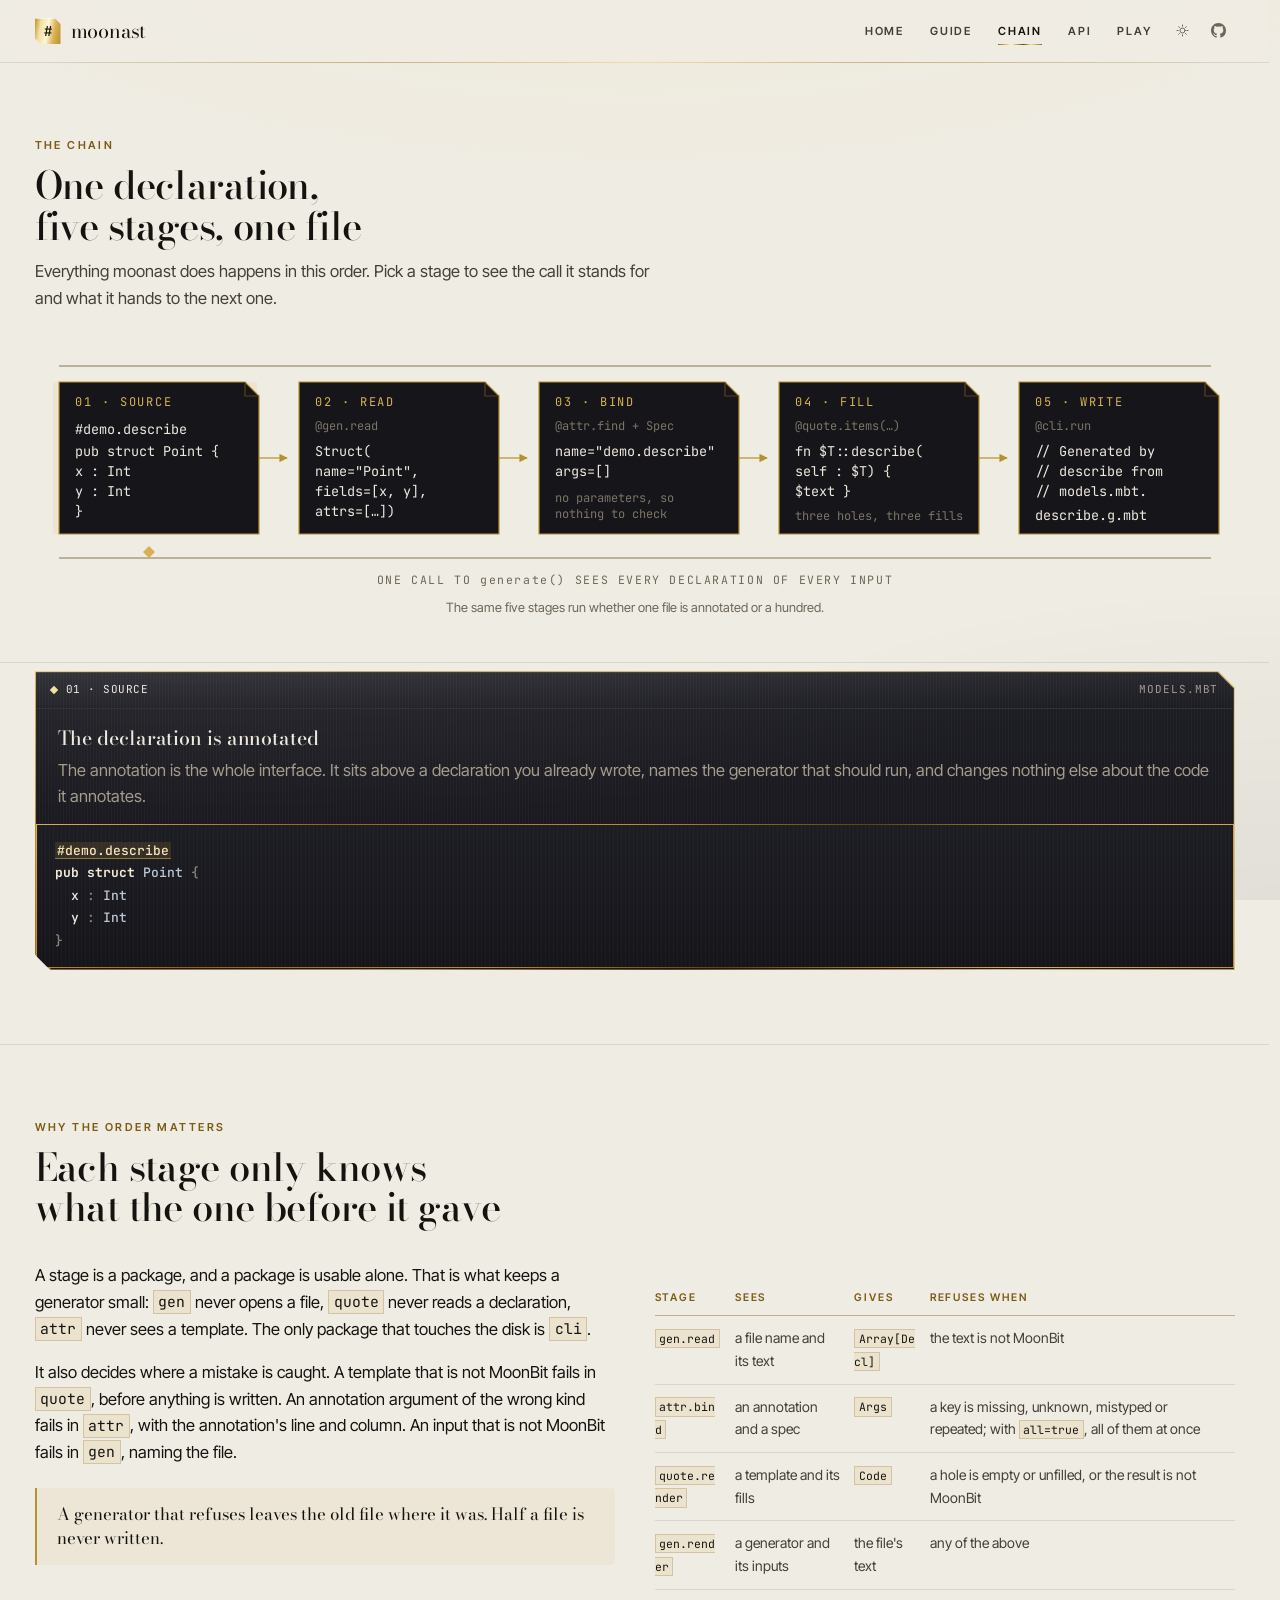
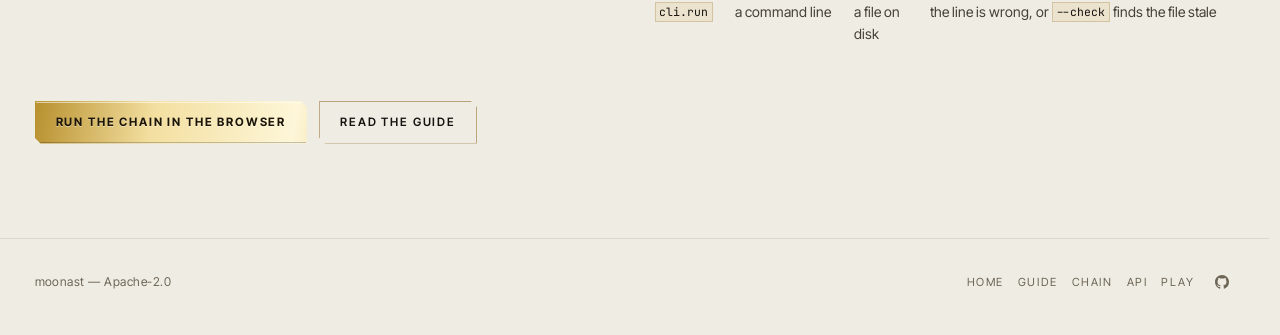
<file: docs/chain.html>
<!doctype html>
<html lang="en">
<head>
<meta charset="utf-8">
<meta name="viewport" content="width=device-width, initial-scale=1">
<title>The chain — moonast</title>
<meta name="description" content="One annotated declaration, drawn from source to file: what gen reads, what attr binds, what quote fills, and what cli writes. Each stage of the chain, with the code it runs.">
<link rel="icon" href="data:image/svg+xml,%3Csvg xmlns='http://www.w3.org/2000/svg' viewBox='0 0 32 32'%3E%3Cpath d='M0 0h24l8 8v24H8l-8-8z' fill='%2315151a'/%3E%3Cpath d='M0 0h24l8 8' fill='none' stroke='%23d8b154' stroke-width='1.4'/%3E%3Ctext x='16' y='23' font-family='monospace' font-size='18' font-weight='700' fill='%23f3dfa0' text-anchor='middle'%3E%23%3C/text%3E%3C/svg%3E">
<link rel="preconnect" href="https://fonts.googleapis.com">
<link rel="preconnect" href="https://fonts.gstatic.com" crossorigin>
<link href="https://fonts.googleapis.com/css2?family=Bodoni+Moda:ital,opsz,wght@0,6..96,400..700;1,6..96,400&family=Inter+Tight:wght@400;500;600&family=JetBrains+Mono:wght@400;500;700&display=swap" rel="stylesheet">
<link rel="stylesheet" href="site.css">
<script type="module" src="scrollbar.js"></script>
<style>
  /* This page is a plate of its own: the schematic is the subject, so it gets a
     bed of gold leaf behind it and no card of its own. */
  .bed { padding: 0 0 10px; }
  .bed svg text { font-family: var(--font-mono); }

  .stage-label { font-size: 12px; letter-spacing: 0.16em; fill: var(--gold-3); text-transform: uppercase; }
  .stage-body { font-size: 13.5px; fill: var(--on-steel); }
  .stage-dim { font-size: 12px; fill: var(--on-steel-faint); }
  .wire { stroke: var(--gold-2); stroke-width: 1.2; fill: none; }
  .wire-dim { stroke: var(--gold-0); stroke-width: 1; fill: none; opacity: 0.7; }

  .detail { margin-top: 8px; }
  .detail .card-head { justify-content: space-between; }
  .detail h3 { margin: 18px 22px 6px; }
  .detail p { margin: 0 22px 14px; color: var(--on-steel-dim); }
  .detail .code-block { margin: 0 0 1px; clip-path: none; }
  .detail .code-block::before { clip-path: none; }

  .chain-note {
    font-size: 11.5px;
    letter-spacing: 0.14em;
    fill: var(--ink-faint);
  }

  /* Below the width at which the drawing can be read, the same five stages are
     given as an index instead of being shrunk into illegibility. */
  .stage-list { display: none; }

  @media (width <= 760px) {
    .bed { display: none; }

    .stage-list {
      display: grid;
      margin: 0 0 4px;
      padding: 0;
      list-style: none;
      border-top: var(--hair) solid var(--line-soft);
    }

    .stage-list li { margin: 0; }

    .stage-list button {
      width: 100%;
      display: grid;
      grid-template-columns: 26px 82px minmax(0, 1fr);
      gap: 10px;
      align-items: baseline;
      padding: 11px 6px 11px 12px;
      background: none;
      border: 0;
      border-bottom: var(--hair) solid var(--line-soft);
      border-left: 2px solid transparent;
      text-align: left;
      cursor: pointer;
    }

    .stage-list button[aria-current="true"] {
      border-left-color: var(--gold-2);
      background: color-mix(in oklab, var(--gold-3) 8%, transparent);
    }

    .stage-list .n {
      font-family: var(--font-mono);
      font-size: 0.7rem;
      letter-spacing: 0.08em;
      color: var(--gold-text);
    }

    .stage-list .t {
      font-family: var(--font-display);
      font-size: 1.05rem;
      color: var(--ink);
    }

    .stage-list .d {
      font-size: 0.8rem;
      color: var(--ink-faint);
    }
  }
</style>
</head>
<body>
<a class="skip" href="#main">Skip to content</a>

<header class="top">
  <div class="wrap">
    <a class="mark" href="index.html"><span class="glyph">#</span>moonast</a>
    <nav class="nav">
      <a class="home" href="index.html">Home</a>
      <a class="guide" href="guide.html">Guide</a>
      <a href="chain.html" aria-current="page">Chain</a>
      <a href="api.html">API</a>
      <a href="play.html">Play</a>
      <a class="icon" data-theme-toggle href="#" aria-label="Switch theme">
        <svg viewBox="0 0 24 24" fill="none" stroke="currentColor" stroke-width="1.6" stroke-linecap="round" aria-hidden="true"><circle cx="12" cy="12" r="4"/><path d="M12 3.2v1.9M12 18.9v1.9M3.2 12h1.9M18.9 12h1.9M5.8 5.8l1.4 1.4M16.8 16.8l1.4 1.4M18.2 5.8l-1.4 1.4M7.2 16.8l-1.4 1.4"/></svg>
      </a>
      <a class="icon" href="https://github.com/moonbitstack/moonast" title="moonast on GitHub" aria-label="moonast on GitHub">
        <svg viewBox="0 0 16 16" fill="currentColor" aria-hidden="true"><path d="M8 0C3.58 0 0 3.58 0 8c0 3.54 2.29 6.53 5.47 7.59.4.07.55-.17.55-.38 0-.19-.01-.82-.01-1.49-2.01.37-2.53-.49-2.69-.94-.09-.23-.48-.94-.82-1.13-.28-.15-.68-.52-.01-.53.63-.01 1.08.58 1.23.82.72 1.21 1.87.87 2.33.66.07-.52.28-.87.51-1.07-1.78-.2-3.64-.89-3.64-3.95 0-.87.31-1.59.82-2.15-.08-.2-.36-1.02.08-2.12 0 0 .67-.21 2.2.82a7.42 7.42 0 0 1 2-.27c.68 0 1.36.09 2 .27 1.53-1.04 2.2-.82 2.2-.82.44 1.1.16 1.92.08 2.12.51.56.82 1.27.82 2.15 0 3.07-1.87 3.75-3.65 3.95.29.25.54.73.54 1.48 0 1.07-.01 1.93-.01 2.2 0 .21.15.46.55.38A7.995 7.995 0 0 0 16 8c0-4.42-3.58-8-8-8Z"/></svg>
      </a>
    </nav>
  </div>
</header>

<main id="main">

<section class="band short">
  <div class="wrap">
    <div class="band-head">
      <div class="label gold">The chain</div>
      <h2>One declaration, five stages, one file</h2>
      <p>Everything moonast does happens in this order. Pick a stage to see the call it stands
        for and what it hands to the next one.</p>
    </div>

    <figure class="chain-figure bed">
      <svg class="chain-svg" viewBox="0 40 1200 240" role="img" aria-label="Five stages: the annotated declaration is read into declaration views, its annotation is bound into typed arguments, a template is filled through its holes, and the result is written to a file.">
        <defs>
          <pattern id="hatch" width="6" height="6" patternUnits="userSpaceOnUse" patternTransform="rotate(45)">
            <line x1="0" y1="0" x2="0" y2="6" stroke="var(--gold-0)" stroke-width="1" opacity="0.55"/>
          </pattern>
          <marker id="tip" viewBox="0 0 10 10" refX="9" refY="5" markerWidth="7" markerHeight="7" orient="auto-start-reverse">
            <path d="M0 0 L10 5 L0 10 z" fill="var(--gold-2)"/>
          </marker>
        </defs>

        <!-- the metal bed: a ruled field the plates are struck on -->
        <rect x="0" y="0" width="1200" height="300" fill="none"/>
        <line x1="24" y1="252" x2="1176" y2="252" class="wire-dim"/>
        <line x1="24" y1="60" x2="1176" y2="60" class="wire-dim"/>

        <!-- 01 source -->
        <g class="chain-stage" data-stage="0" tabindex="0" role="button" aria-label="Stage 1: the annotated declaration">
          <rect class="hit" x="18" y="76" width="204" height="152"/>
          <path d="M24 76h186l14 14v138h-200z" fill="var(--steel)" stroke="var(--gold-2)" stroke-width="1.2"/>
          <path d="M210 76v14h14" fill="none" stroke="var(--gold-0)" stroke-width="1.2"/>
          <text class="stage-label" x="40" y="100">01 · source</text>
          <text class="stage-body" x="40" y="128" fill="var(--gold-4)">#demo.describe</text>
          <text class="stage-body" x="40" y="150">pub struct Point {</text>
          <text class="stage-body" x="40" y="170">  x : Int</text>
          <text class="stage-body" x="40" y="190">  y : Int</text>
          <text class="stage-body" x="40" y="210">}</text>
        </g>

        <path class="wire" d="M224 152 H252" marker-end="url(#tip)"/>

        <!-- 02 read -->
        <g class="chain-stage" data-stage="1" tabindex="0" role="button" aria-label="Stage 2: gen reads the declaration">
          <rect class="hit" x="258" y="76" width="204" height="152"/>
          <path d="M264 76h186l14 14v138h-200z" fill="var(--steel)" stroke="var(--gold-2)" stroke-width="1.2"/>
          <path d="M450 76v14h14" fill="none" stroke="var(--gold-0)" stroke-width="1.2"/>
          <text class="stage-label" x="280" y="100">02 · read</text>
          <text class="stage-dim" x="280" y="124">@gen.read</text>
          <text class="stage-body" x="280" y="150" fill="var(--silver-2)">Struct(</text>
          <text class="stage-body" x="280" y="170">  name="Point",</text>
          <text class="stage-body" x="280" y="190">  fields=[x, y],</text>
          <text class="stage-body" x="280" y="210">  attrs=[…])</text>
        </g>

        <path class="wire" d="M464 152 H492" marker-end="url(#tip)"/>

        <!-- 03 bind -->
        <g class="chain-stage" data-stage="2" tabindex="0" role="button" aria-label="Stage 3: attr binds the annotation">
          <rect class="hit" x="498" y="76" width="204" height="152"/>
          <path d="M504 76h186l14 14v138h-200z" fill="var(--steel)" stroke="var(--gold-2)" stroke-width="1.2"/>
          <path d="M690 76v14h14" fill="none" stroke="var(--gold-0)" stroke-width="1.2"/>
          <text class="stage-label" x="520" y="100">03 · bind</text>
          <text class="stage-dim" x="520" y="124">@attr.find + Spec</text>
          <text class="stage-body" x="520" y="150">name="demo.describe"</text>
          <text class="stage-body" x="520" y="170">args=[]</text>
          <text class="stage-dim" x="520" y="196">no parameters, so</text>
          <text class="stage-dim" x="520" y="212">nothing to check</text>
        </g>

        <path class="wire" d="M704 152 H732" marker-end="url(#tip)"/>

        <!-- 04 fill -->
        <g class="chain-stage" data-stage="3" tabindex="0" role="button" aria-label="Stage 4: quote fills the template">
          <rect class="hit" x="738" y="76" width="204" height="152"/>
          <path d="M744 76h186l14 14v138h-200z" fill="var(--steel)" stroke="var(--gold-2)" stroke-width="1.2"/>
          <path d="M930 76v14h14" fill="none" stroke="var(--gold-0)" stroke-width="1.2"/>
          <text class="stage-label" x="760" y="100">04 · fill</text>
          <text class="stage-dim" x="760" y="124">@quote.items(…)</text>
          <text class="stage-body" x="760" y="150" fill="var(--gold-4)">fn $T::describe(</text>
          <text class="stage-body" x="760" y="170" fill="var(--gold-4)">  self : $T) {</text>
          <text class="stage-body" x="760" y="190" fill="var(--gold-4)">  $text }</text>
          <text class="stage-dim" x="760" y="214">three holes, three fills</text>
        </g>

        <path class="wire" d="M944 152 H972" marker-end="url(#tip)"/>

        <!-- 05 write -->
        <g class="chain-stage" data-stage="4" tabindex="0" role="button" aria-label="Stage 5: cli writes the file">
          <rect class="hit" x="978" y="76" width="204" height="152"/>
          <path d="M984 76h186l14 14v138h-200z" fill="var(--steel)" stroke="var(--gold-2)" stroke-width="1.2"/>
          <path d="M1170 76v14h14" fill="none" stroke="var(--gold-0)" stroke-width="1.2"/>
          <text class="stage-label" x="1000" y="100">05 · write</text>
          <text class="stage-dim" x="1000" y="124">@cli.run</text>
          <text class="stage-body" x="1000" y="150" fill="var(--on-steel-faint)">// Generated by</text>
          <text class="stage-body" x="1000" y="170" fill="var(--on-steel-faint)">// describe from</text>
          <text class="stage-body" x="1000" y="190" fill="var(--on-steel-faint)">// models.mbt.</text>
          <text class="stage-body" x="1000" y="214">describe.g.mbt</text>
        </g>

        <!-- the measure: which stage is open -->
        <g id="chain-mark">
          <path id="chain-mark-shape" d="M117 240l6 6-6 6-6-6z" fill="var(--gold-3)"/>
        </g>
        <text x="600" y="278" text-anchor="middle" class="chain-note">ONE CALL TO generate() SEES EVERY DECLARATION OF EVERY INPUT</text>
      </svg>
      <figcaption>The same five stages run whether one file is annotated or a hundred.</figcaption>
    </figure>

    <ol class="stage-list">
      <li><button data-stage="0" aria-current="true"><span class="n">01</span><span class="t">Source</span><span class="d">the annotated declaration</span></button></li>
      <li><button data-stage="1"><span class="n">02</span><span class="t">Read</span><span class="d">plain views of every declaration</span></button></li>
      <li><button data-stage="2"><span class="n">03</span><span class="t">Bind</span><span class="d">the annotation as typed arguments</span></button></li>
      <li><button data-stage="3"><span class="n">04</span><span class="t">Fill</span><span class="d">a template, hole by hole</span></button></li>
      <li><button data-stage="4"><span class="n">05</span><span class="t">Write</span><span class="d">the file, or a stale report</span></button></li>
    </ol>
  </div>
</section>

<section class="band tight">
  <div class="wrap">
    <div class="plate detail" id="detail">
      <div class="card-head">
        <span class="dot hole"></span>
        <span class="name" id="detail-name">01 · source</span>
        <span class="spacer"></span>
        <span id="detail-file">models.mbt</span>
      </div>
      <h3 id="detail-title">The declaration is annotated</h3>
      <p id="detail-text">The annotation is the whole interface. It sits above a declaration you
        already wrote, names the generator that should run, and changes nothing else about the
        code it annotates.</p>
      <div class="code-block">
        <pre data-lang="moonbit"><code id="detail-code">#demo.describe
pub struct Point {
  x : Int
  y : Int
}</code></pre>
      </div>
    </div>
  </div>
</section>

<section class="band">
  <div class="wrap">
    <div class="band-head">
      <div class="label gold">Why the order matters</div>
      <h2>Each stage only knows what the one before it gave</h2>
    </div>

    <div class="grid two wide">
      <div>
        <p>A stage is a package, and a package is usable alone. That is what keeps a generator
          small: <code>gen</code> never opens a file, <code>quote</code> never reads a
          declaration, <code>attr</code> never sees a template. The only package that touches the
          disk is <code>cli</code>.</p>
        <p>It also decides where a mistake is caught. A template that is not MoonBit fails in
          <code>quote</code>, before anything is written. An annotation argument of the wrong
          kind fails in <code>attr</code>, with the annotation's line and column. An input that
          is not MoonBit fails in <code>gen</code>, naming the file.</p>
        <blockquote>
          A generator that refuses leaves the old file where it was. Half a file is never
          written.
        </blockquote>
      </div>

      <div class="tscroll">
        <table class="plain">
          <thead><tr><th>Stage</th><th>Sees</th><th>Gives</th><th>Refuses when</th></tr></thead>
          <tbody>
            <tr><td><code>gen.read</code></td><td>a file name and its text</td><td><code>Array[Decl]</code></td><td>the text is not MoonBit</td></tr>
            <tr><td><code>attr.bind</code></td><td>an annotation and a spec</td><td><code>Args</code></td><td>a key is missing, unknown, mistyped or repeated; with <code>all=true</code>, all of them at once</td></tr>
            <tr><td><code>quote.render</code></td><td>a template and its fills</td><td><code>Code</code></td><td>a hole is empty or unfilled, or the result is not MoonBit</td></tr>
            <tr><td><code>gen.render</code></td><td>a generator and its inputs</td><td>the file's text</td><td>any of the above</td></tr>
            <tr><td><code>cli.run</code></td><td>a command line</td><td>a file on disk</td><td>the line is wrong, or <code>--check</code> finds the file stale</td></tr>
          </tbody>
        </table>
      </div>
    </div>

    <div class="cta">
      <a class="btn primary" href="play.html">Run the chain in the browser</a>
      <a class="btn" href="guide.html">Read the guide</a>
    </div>
  </div>
</section>

</main>

<footer class="site">
  <div class="wrap">
    <p>moonast — Apache-2.0</p>
    <div class="r">
      <a href="index.html">Home</a>
      <a href="guide.html">Guide</a>
      <a href="chain.html">Chain</a>
      <a href="api.html">API</a>
      <a href="play.html">Play</a>
      <a class="icon" href="https://github.com/moonbitstack/moonast" title="moonast on GitHub" aria-label="moonast on GitHub">
        <svg viewBox="0 0 16 16" fill="currentColor" aria-hidden="true"><path d="M8 0C3.58 0 0 3.58 0 8c0 3.54 2.29 6.53 5.47 7.59.4.07.55-.17.55-.38 0-.19-.01-.82-.01-1.49-2.01.37-2.53-.49-2.69-.94-.09-.23-.48-.94-.82-1.13-.28-.15-.68-.52-.01-.53.63-.01 1.08.58 1.23.82.72 1.21 1.87.87 2.33.66.07-.52.28-.87.51-1.07-1.78-.2-3.64-.89-3.64-3.95 0-.87.31-1.59.82-2.15-.08-.2-.36-1.02.08-2.12 0 0 .67-.21 2.2.82a7.42 7.42 0 0 1 2-.27c.68 0 1.36.09 2 .27 1.53-1.04 2.2-.82 2.2-.82.44 1.1.16 1.92.08 2.12.51.56.82 1.27.82 2.15 0 3.07-1.87 3.75-3.65 3.95.29.25.54.73.54 1.48 0 1.07-.01 1.93-.01 2.2 0 .21.15.46.55.38A7.995 7.995 0 0 0 16 8c0-4.42-3.58-8-8-8Z"/></svg>
      </a>
    </div>
  </div>
</footer>

<script src="site.js"></script>
<script>
(() => {
  const STAGES = [
    {
      name: "01 · source",
      file: "models.mbt",
      title: "The declaration is annotated",
      text: "The annotation is the whole interface. It sits above a declaration you already wrote, names the generator that should run, and changes nothing else about the code it annotates.",
      code: '#demo.describe\npub struct Point {\n  x : Int\n  y : Int\n}',
    },
    {
      name: "02 · read",
      file: "@gen.read",
      title: "gen hands over plain views",
      text: "One call parses the file and returns every declaration in source order. A struct arrives as its name, its fields and the annotations on it; each field keeps its type as the text that wrote it, which is what a generator splices back into new code. Nothing here decides anything — the view is neutral.",
      code: 'guard @gen.read("models.mbt", source) is [Struct(name~, fields~, attrs~, ..)] else {\n  abort("a struct")\n}\ninspect(name, content="Point")\ninspect(fields.map(f => f.name).join(", "), content="x, y")',
    },
    {
      name: "03 · bind",
      file: "@attr.find + @attr.Spec",
      title: "attr turns the payload into typed arguments",
      text: "The generator asks for the annotation by its full name, then states once what that annotation is allowed to carry. Binding checks the payload against that statement and answers typed values — or refuses, with the annotation's own line and column, before any code is generated.",
      code: 'let spec = @attr.Spec::new("app.get")\n  .positional("path", Str)\n  .optional("summary", Str)\n  .many("tags", Str)\nlet args = spec.bind(annotation)\nprintln(args.str("path").unwrap_or("/"))\nprintln(args.strs("tags").join(", "))',
    },
    {
      name: "04 · fill",
      file: "@quote.items",
      title: "quote replaces the nodes the holes stand for",
      text: "A template is parsed with each hole standing as a placeholder identifier, so the shape of the code is known before any fill exists. Each fill replaces the node its placeholder stood for, and the official printer lays the result out. Nothing is concatenated, so nothing can be escaped wrong.",
      code: 'let source =\n  #|fn $T::describe(self : $T) -> String {\n  #|  ignore(self)\n  #|  $text\n  #|}\nlet code = @quote.items(source)\n  .set("T", @quote.ident("Point"))\n  .set("text", @quote.string("Point(x, y)"))\n  .render()',
    },
    {
      name: "05 · write",
      file: "describe.g.mbt",
      title: "cli writes the file, or says it is stale",
      text: "The generator gives back one piece of code for all of its inputs; render puts a single header above it, naming the generator and every input file. The same inputs give the same bytes, which is what lets --check compare instead of write.",
      code: '// Generated by describe from models.mbt. Edit those files, not this one.\n\n///|\nfn Point::describe(self : Point) -> String {\n  ignore(self)\n  "Point(x, y)"\n}',
    },
  ];

  const name = document.getElementById("detail-name");
  const file = document.getElementById("detail-file");
  const title = document.getElementById("detail-title");
  const text = document.getElementById("detail-text");
  const code = document.getElementById("detail-code");
  const mark = document.getElementById("chain-mark-shape");
  const stages = [...document.querySelectorAll(".chain-stage")];
  const rows = [...document.querySelectorAll(".stage-list [data-stage]")];

  const show = (i) => {
    const s = STAGES[i];
    name.textContent = s.name;
    file.textContent = s.file;
    title.textContent = s.title;
    text.textContent = s.text;
    code.textContent = s.code;
    if (window.moonastSite) window.moonastSite.render(code);
    stages.forEach((g, j) => g.setAttribute("aria-current", String(i === j)));
    rows.forEach((b, j) => b.setAttribute("aria-current", String(i === j)));
    const box = stages[i].querySelector("rect.hit");
    if (box && mark) {
      const x = Number(box.getAttribute("x")) + Number(box.getAttribute("width")) / 2;
      mark.setAttribute("d", `M${x - 6} 240l6 6-6 6-6-6z`);
    }
  };

  for (const g of [...stages, ...rows]) {
    g.addEventListener("click", () => show(Number(g.dataset.stage)));
    g.addEventListener("keydown", (e) => {
      if (e.key === "Enter" || e.key === " ") {
        e.preventDefault();
        show(Number(g.dataset.stage));
      }
    });
  }

  show(0);
})();
</script>
</body>
</html>
</file>
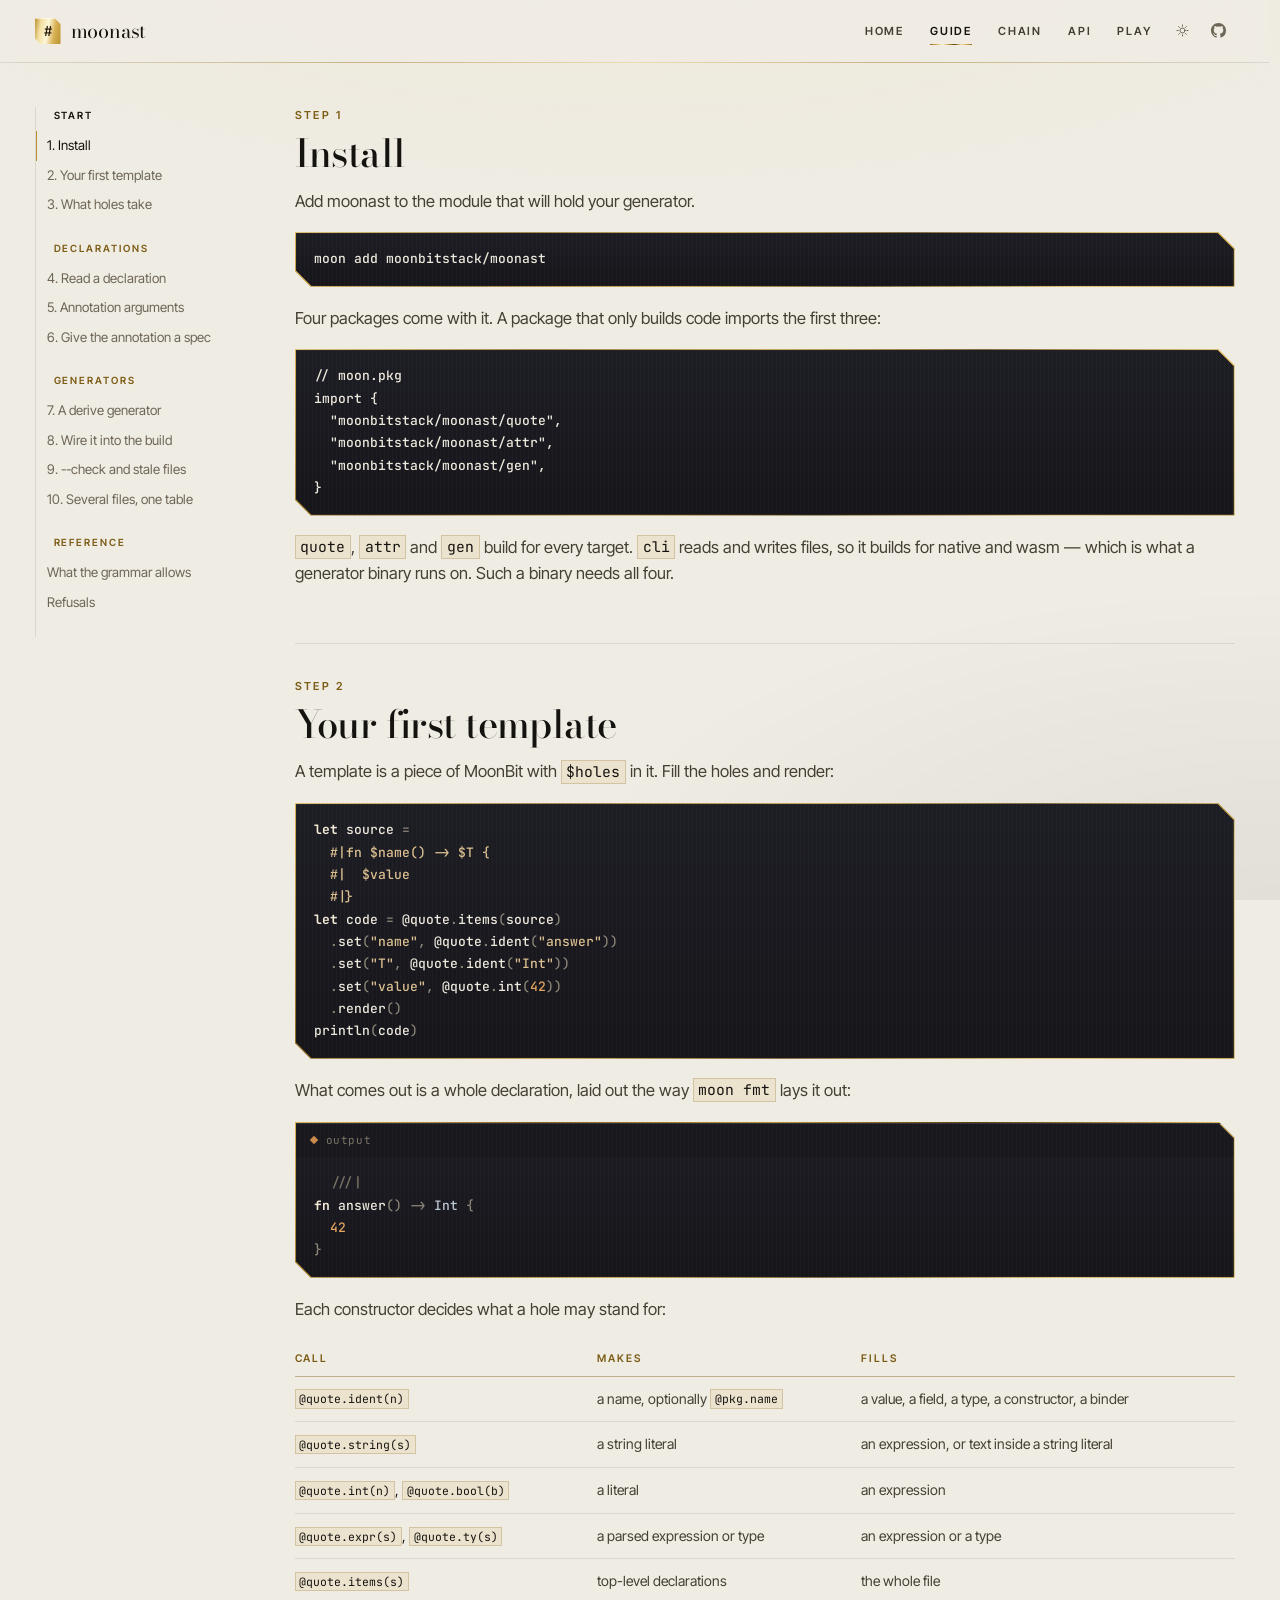
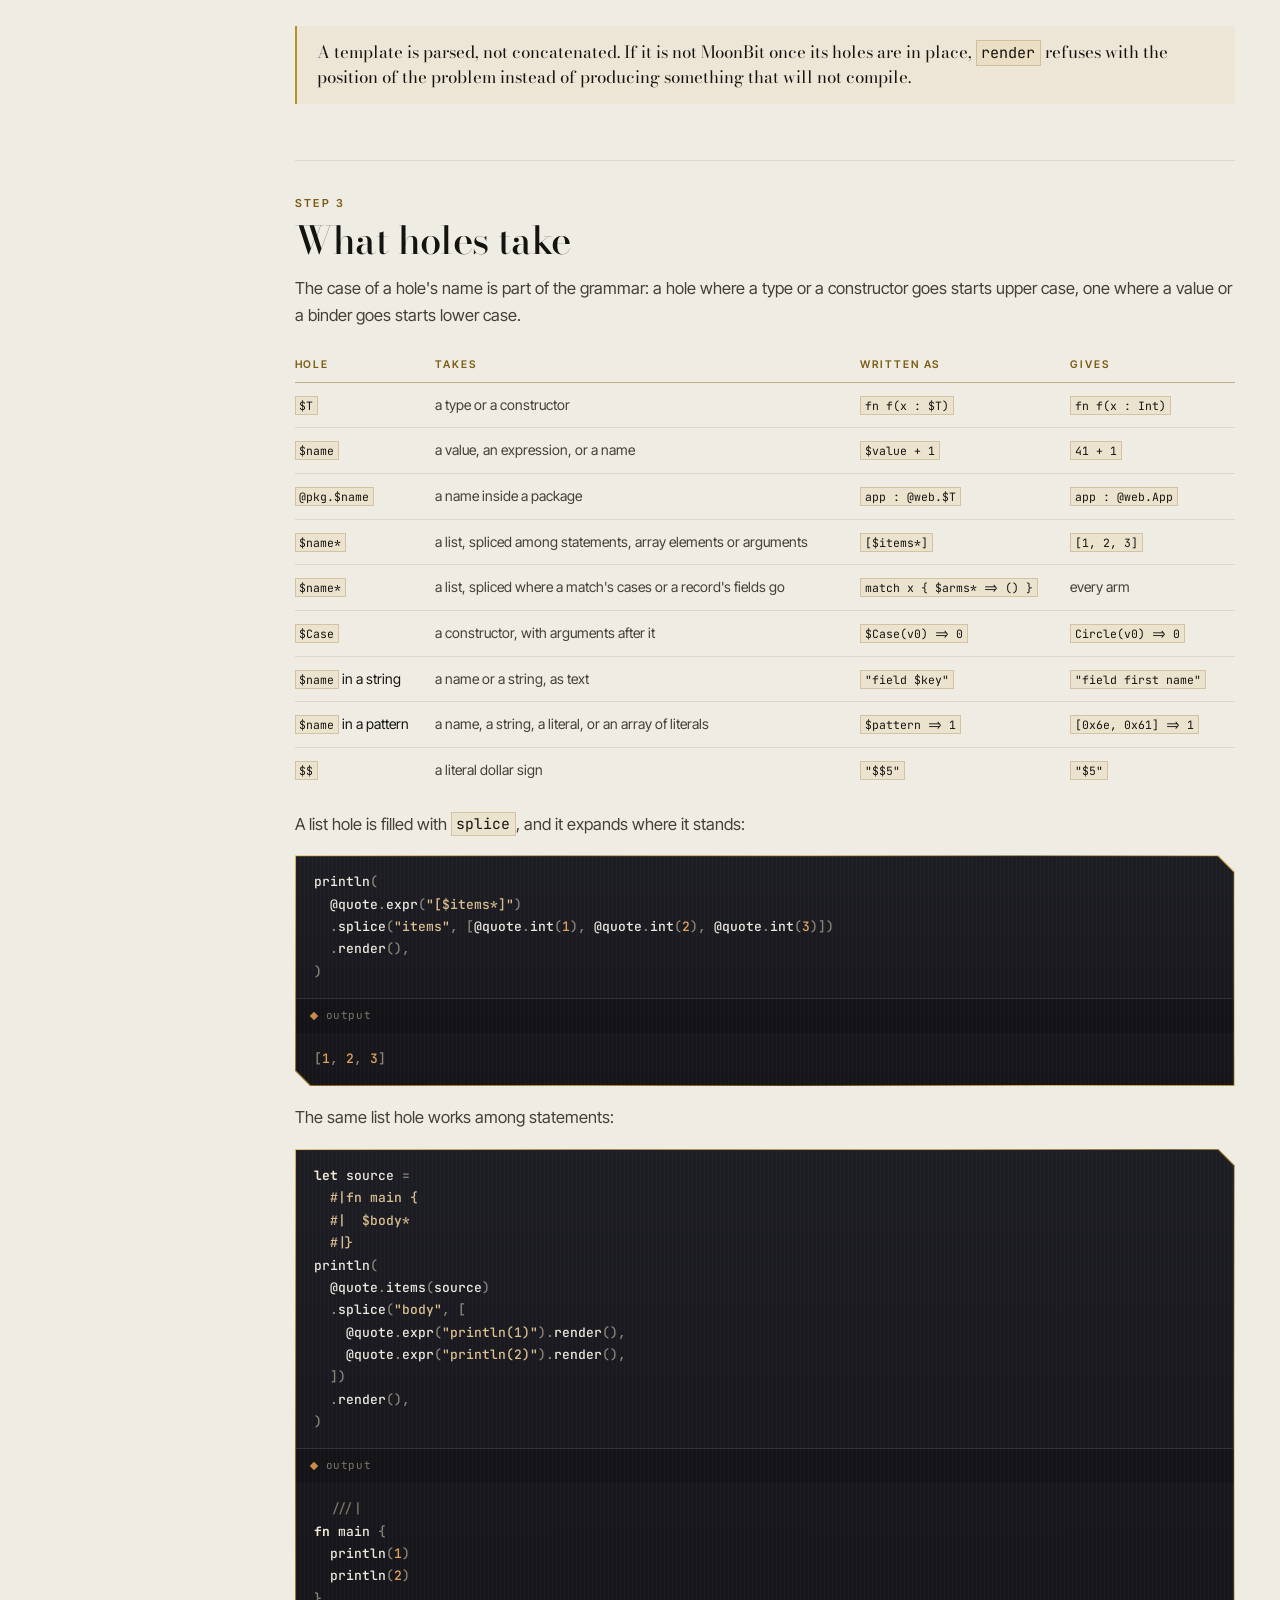
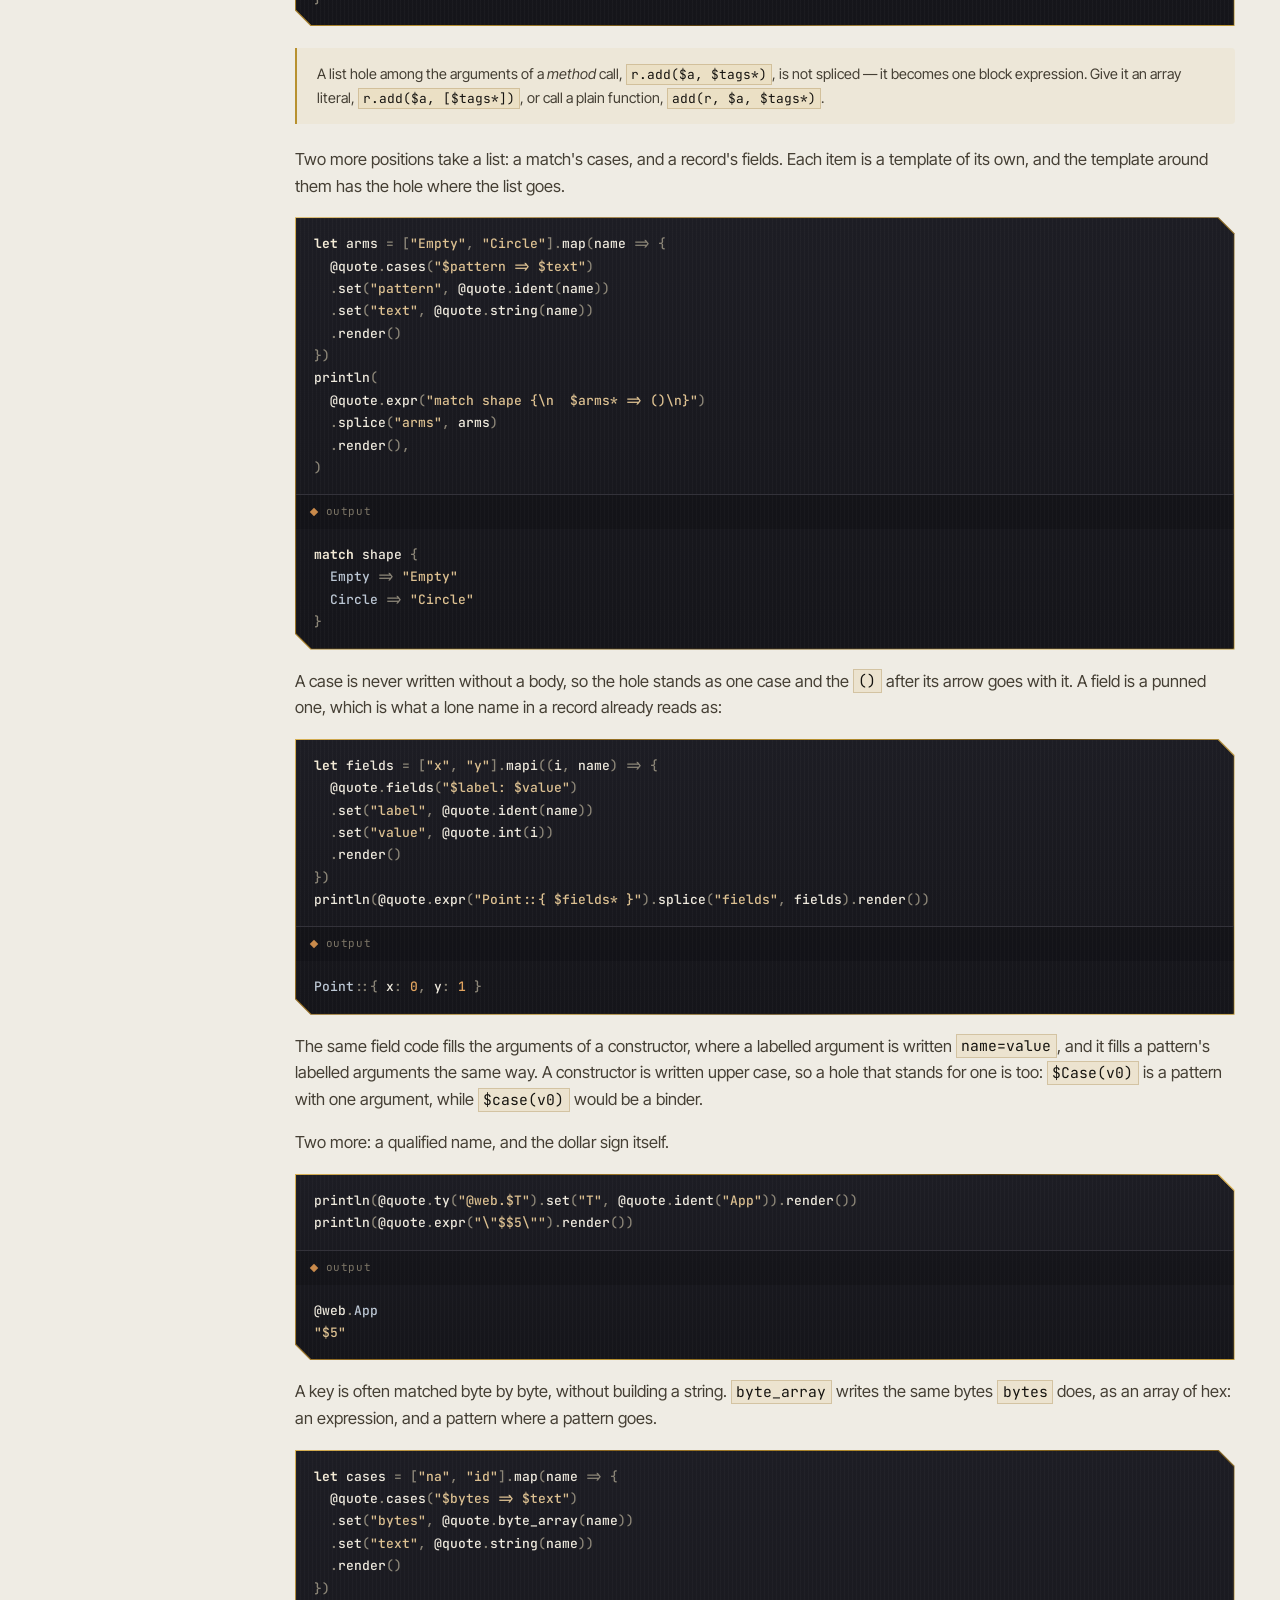
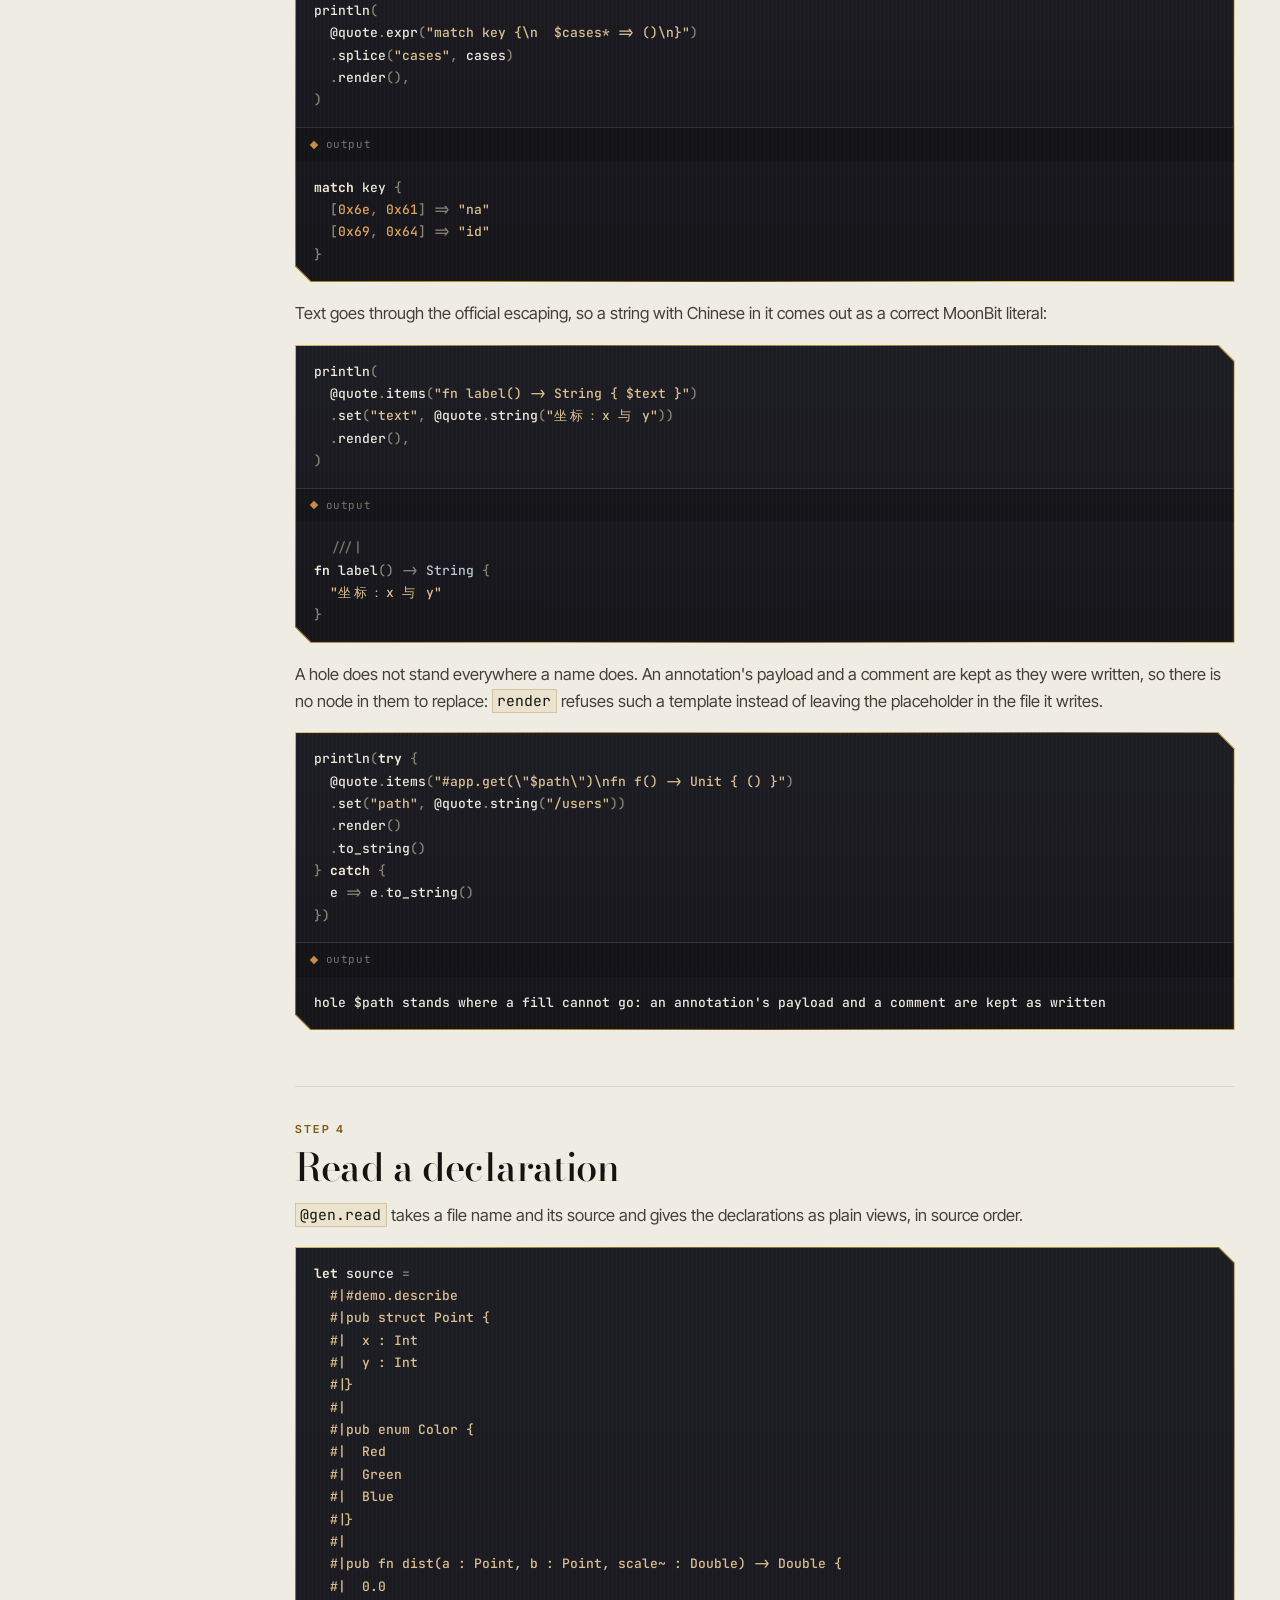
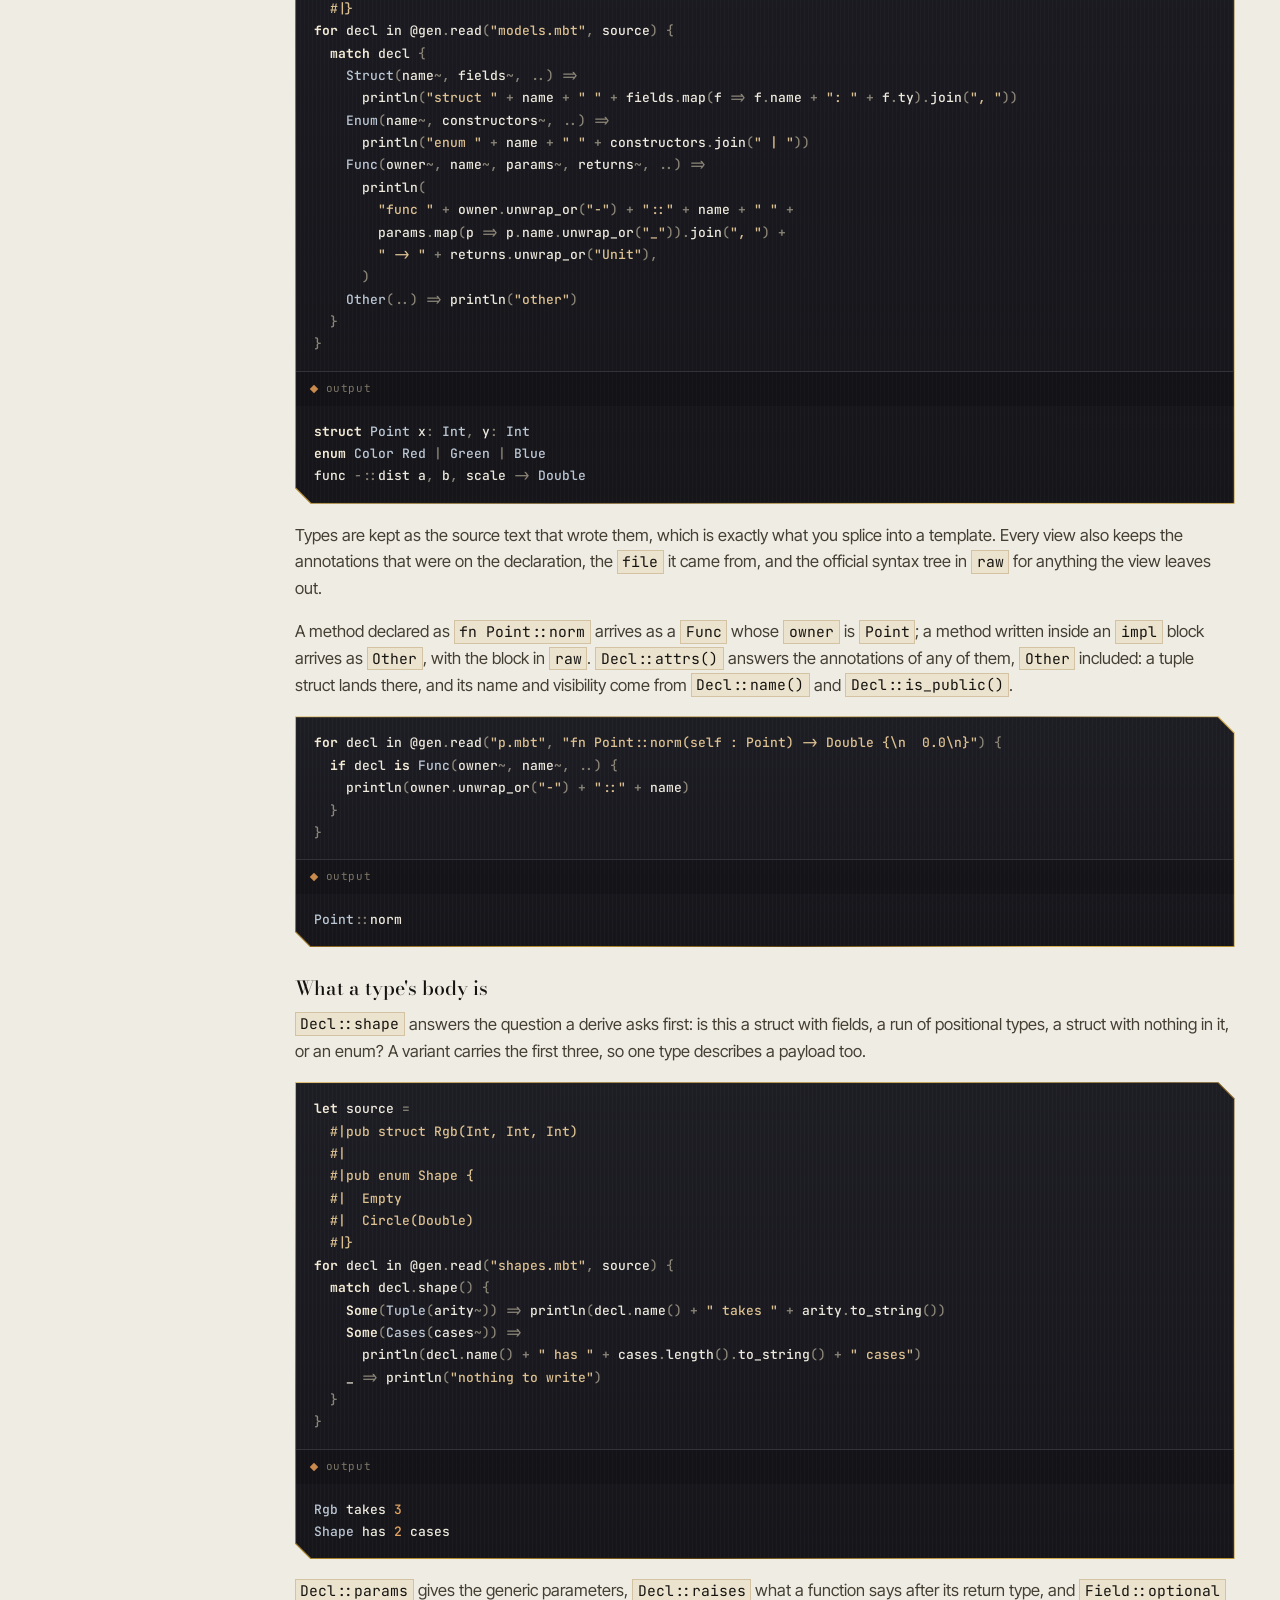
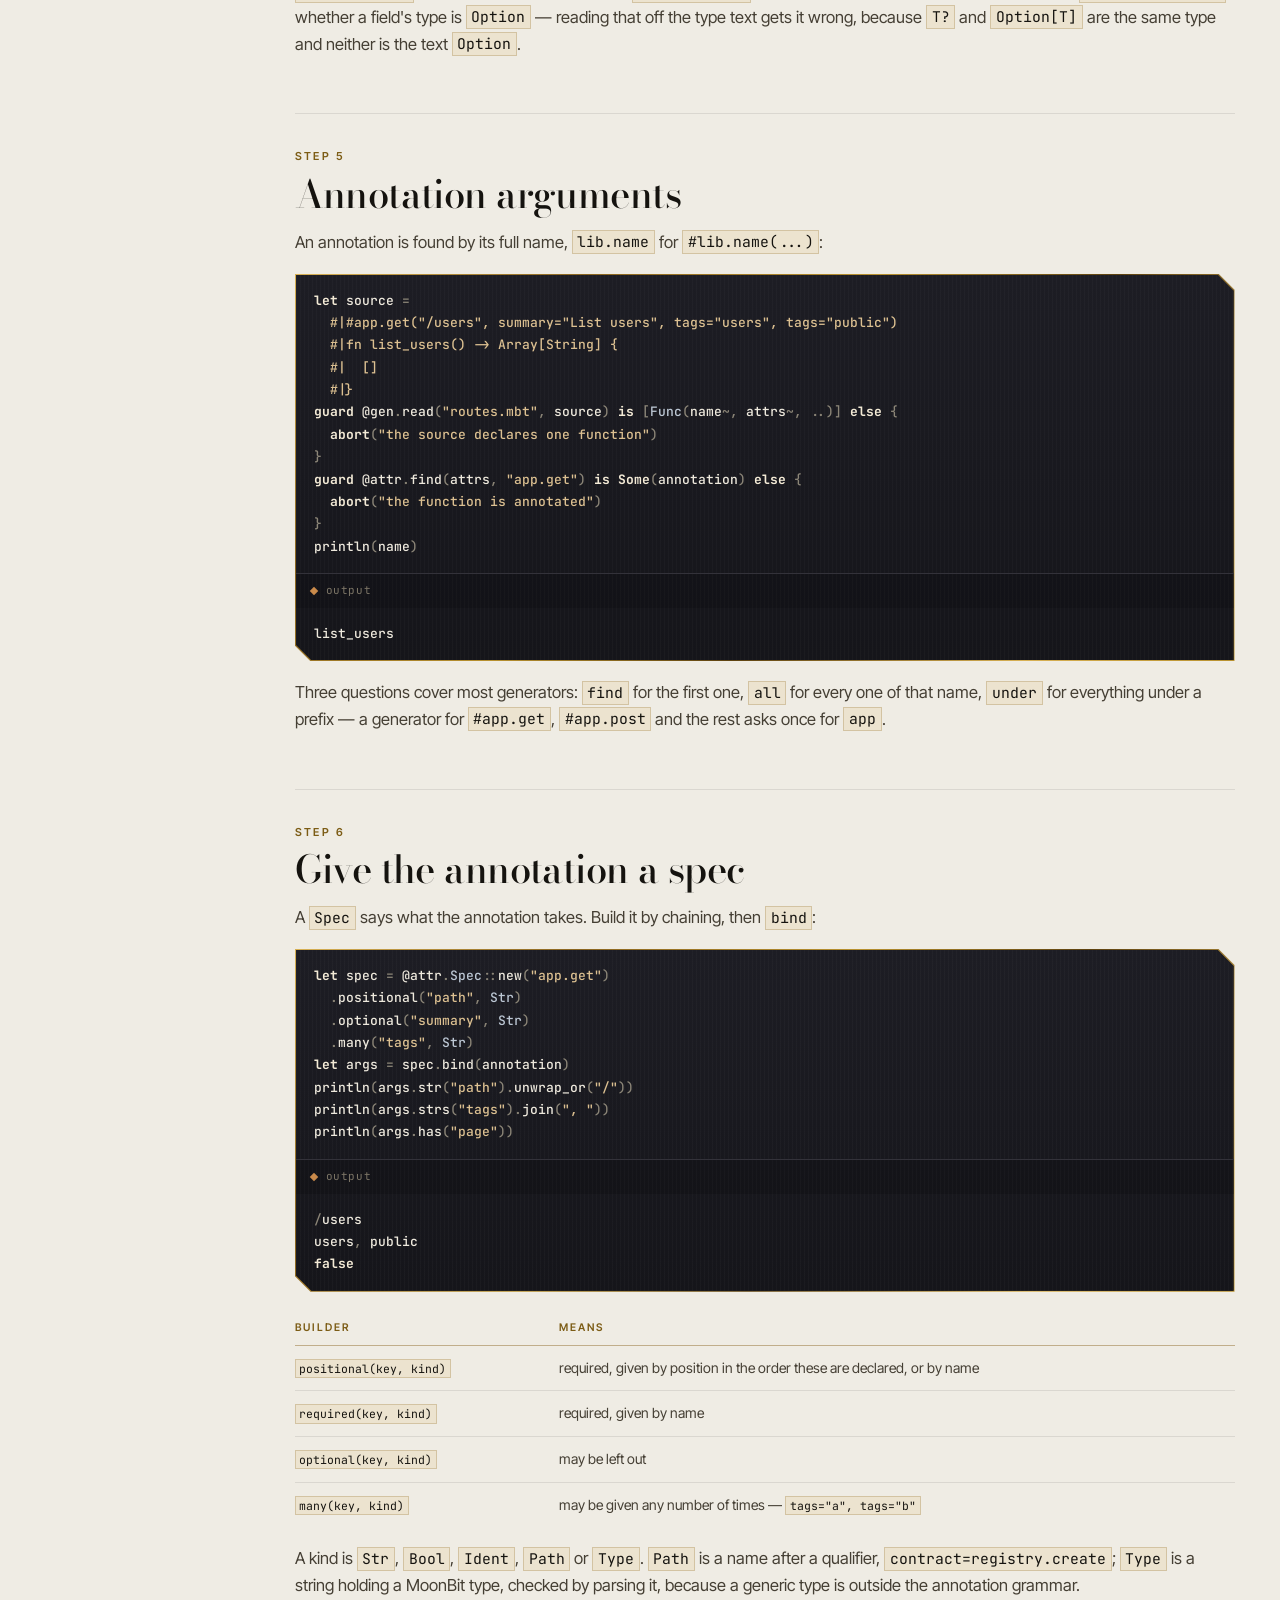
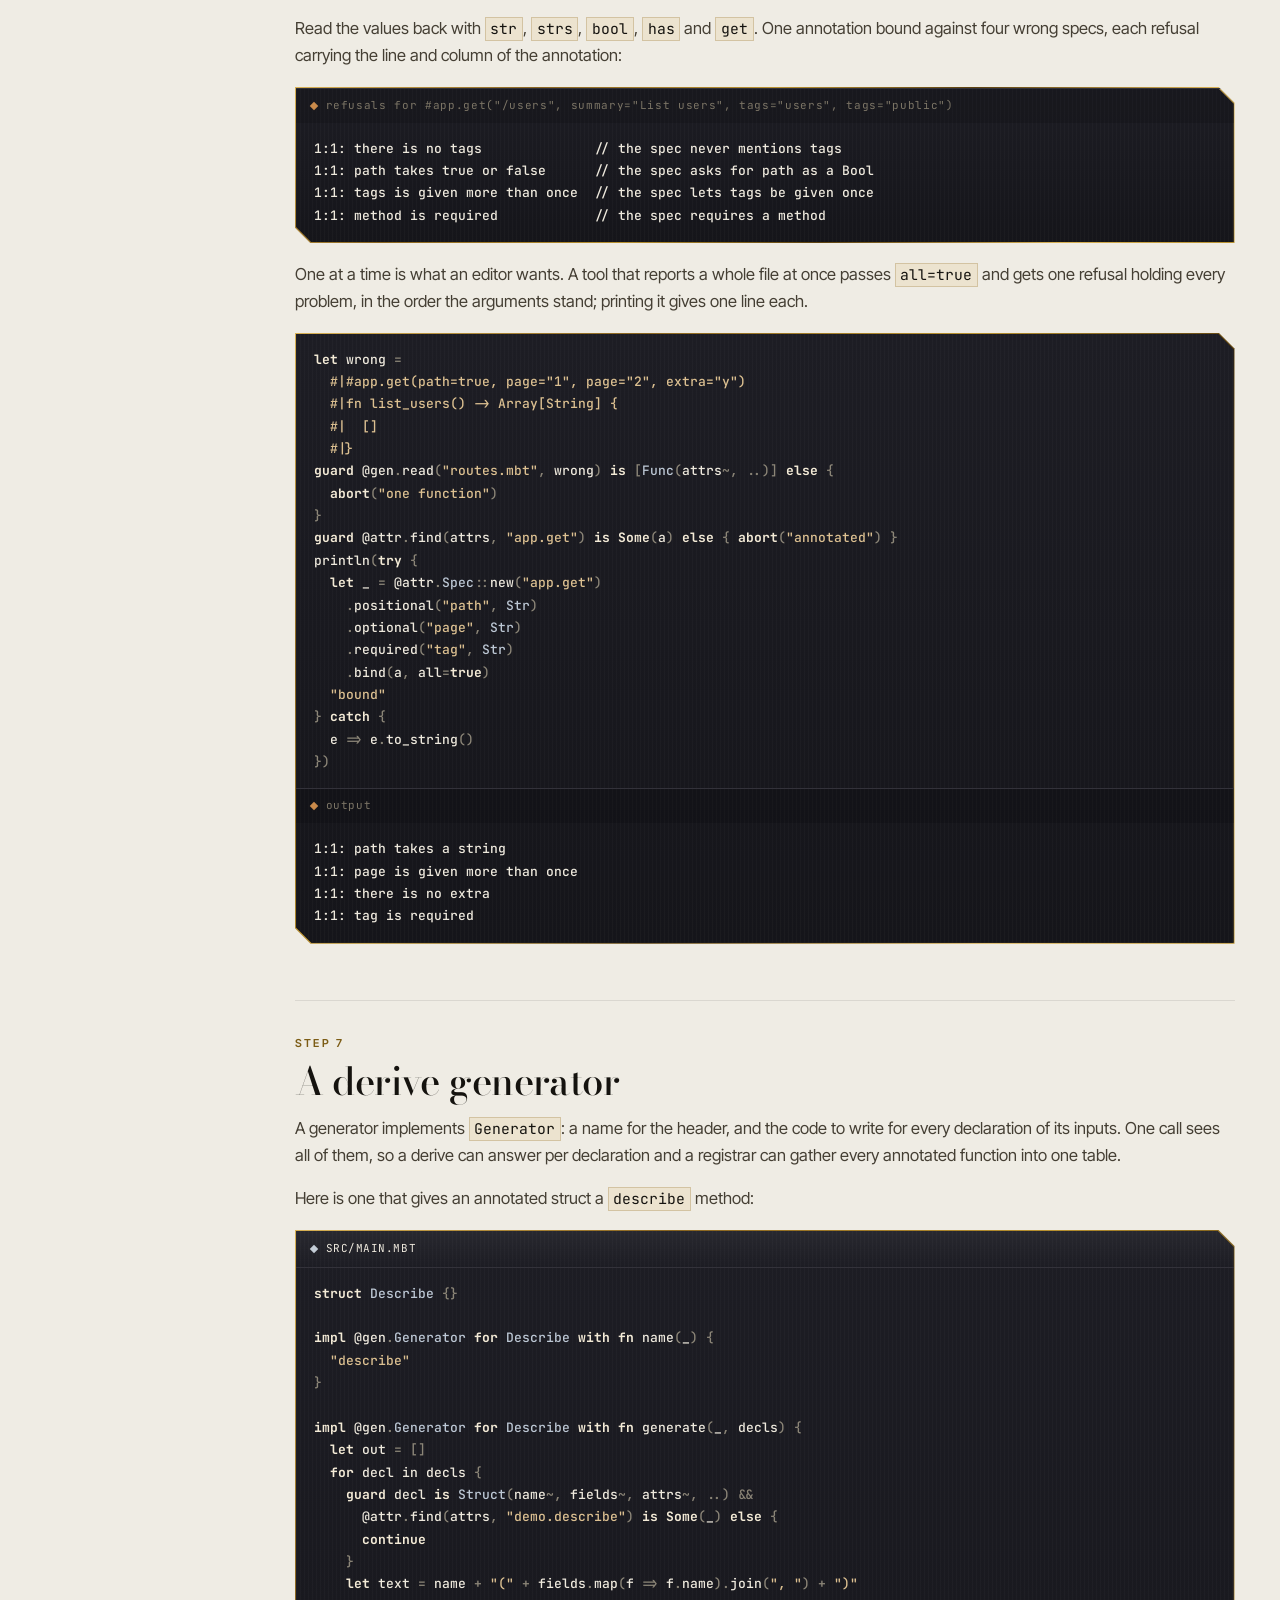
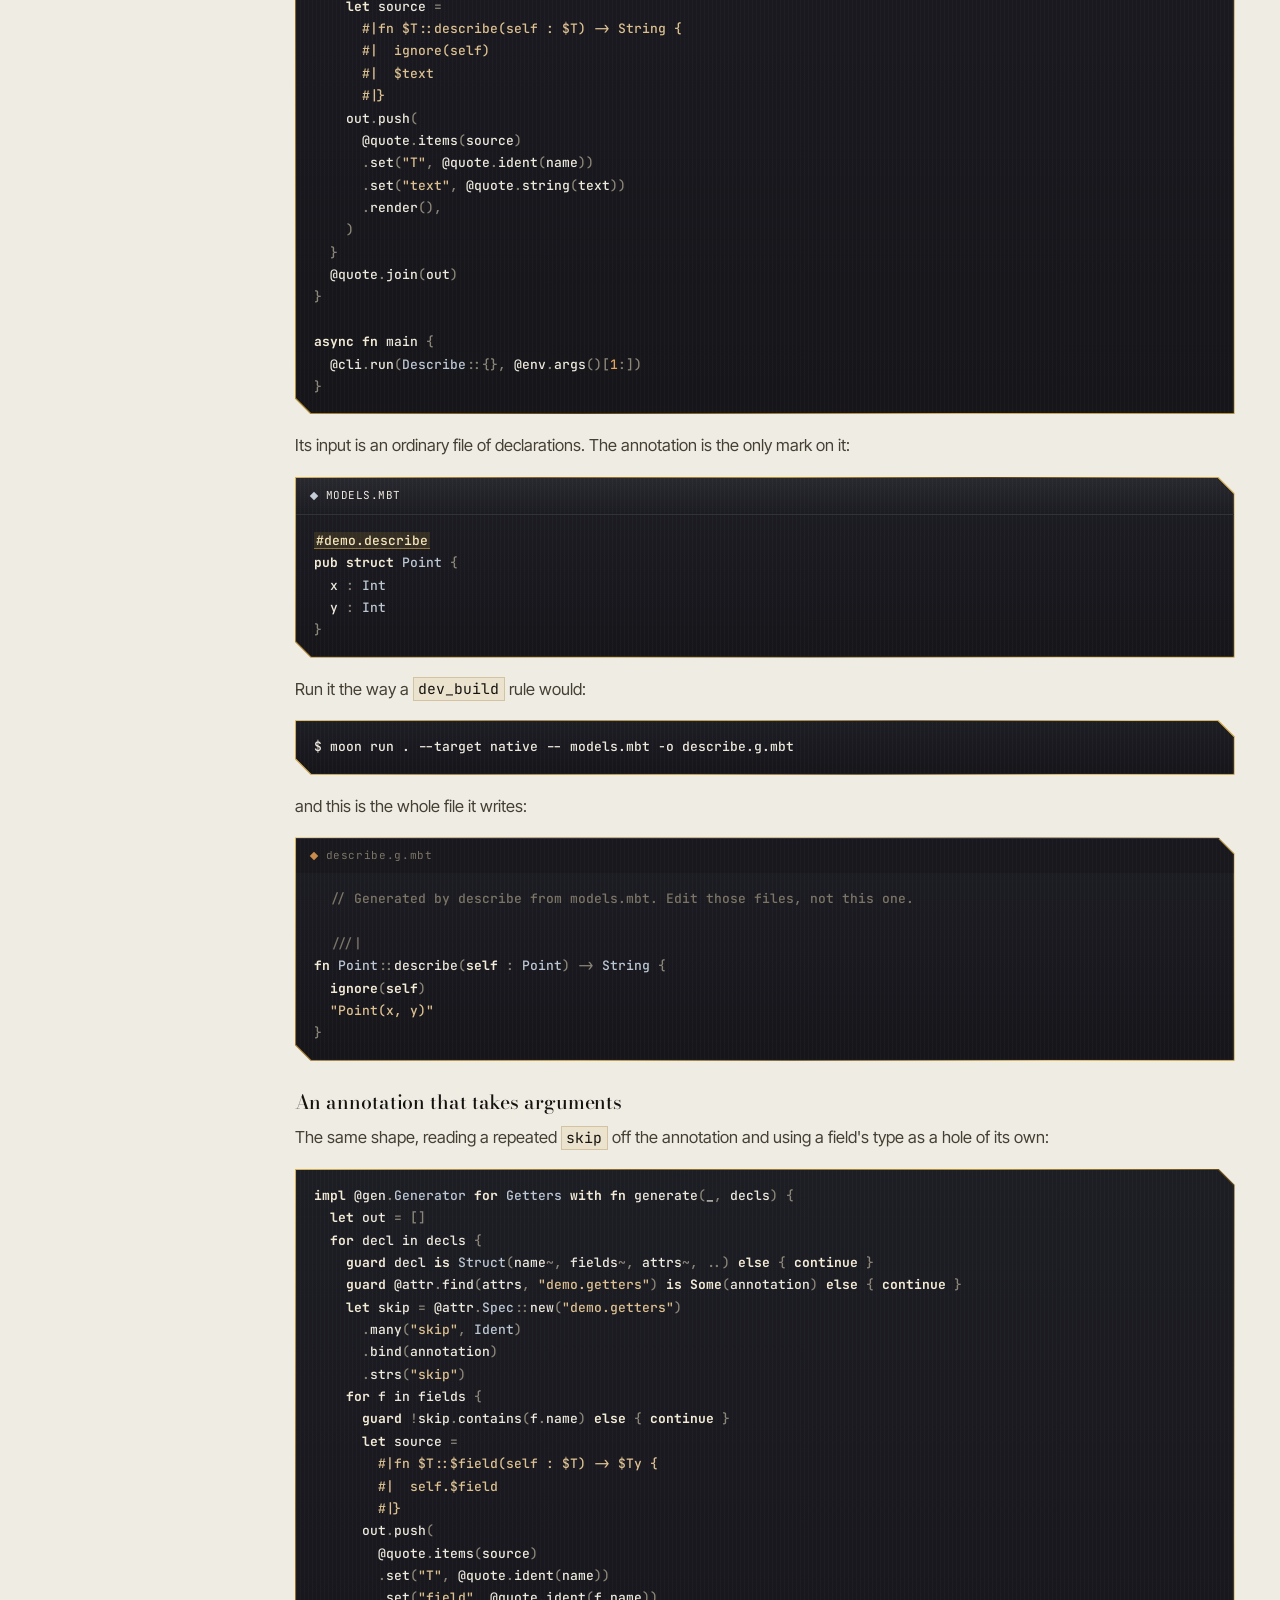
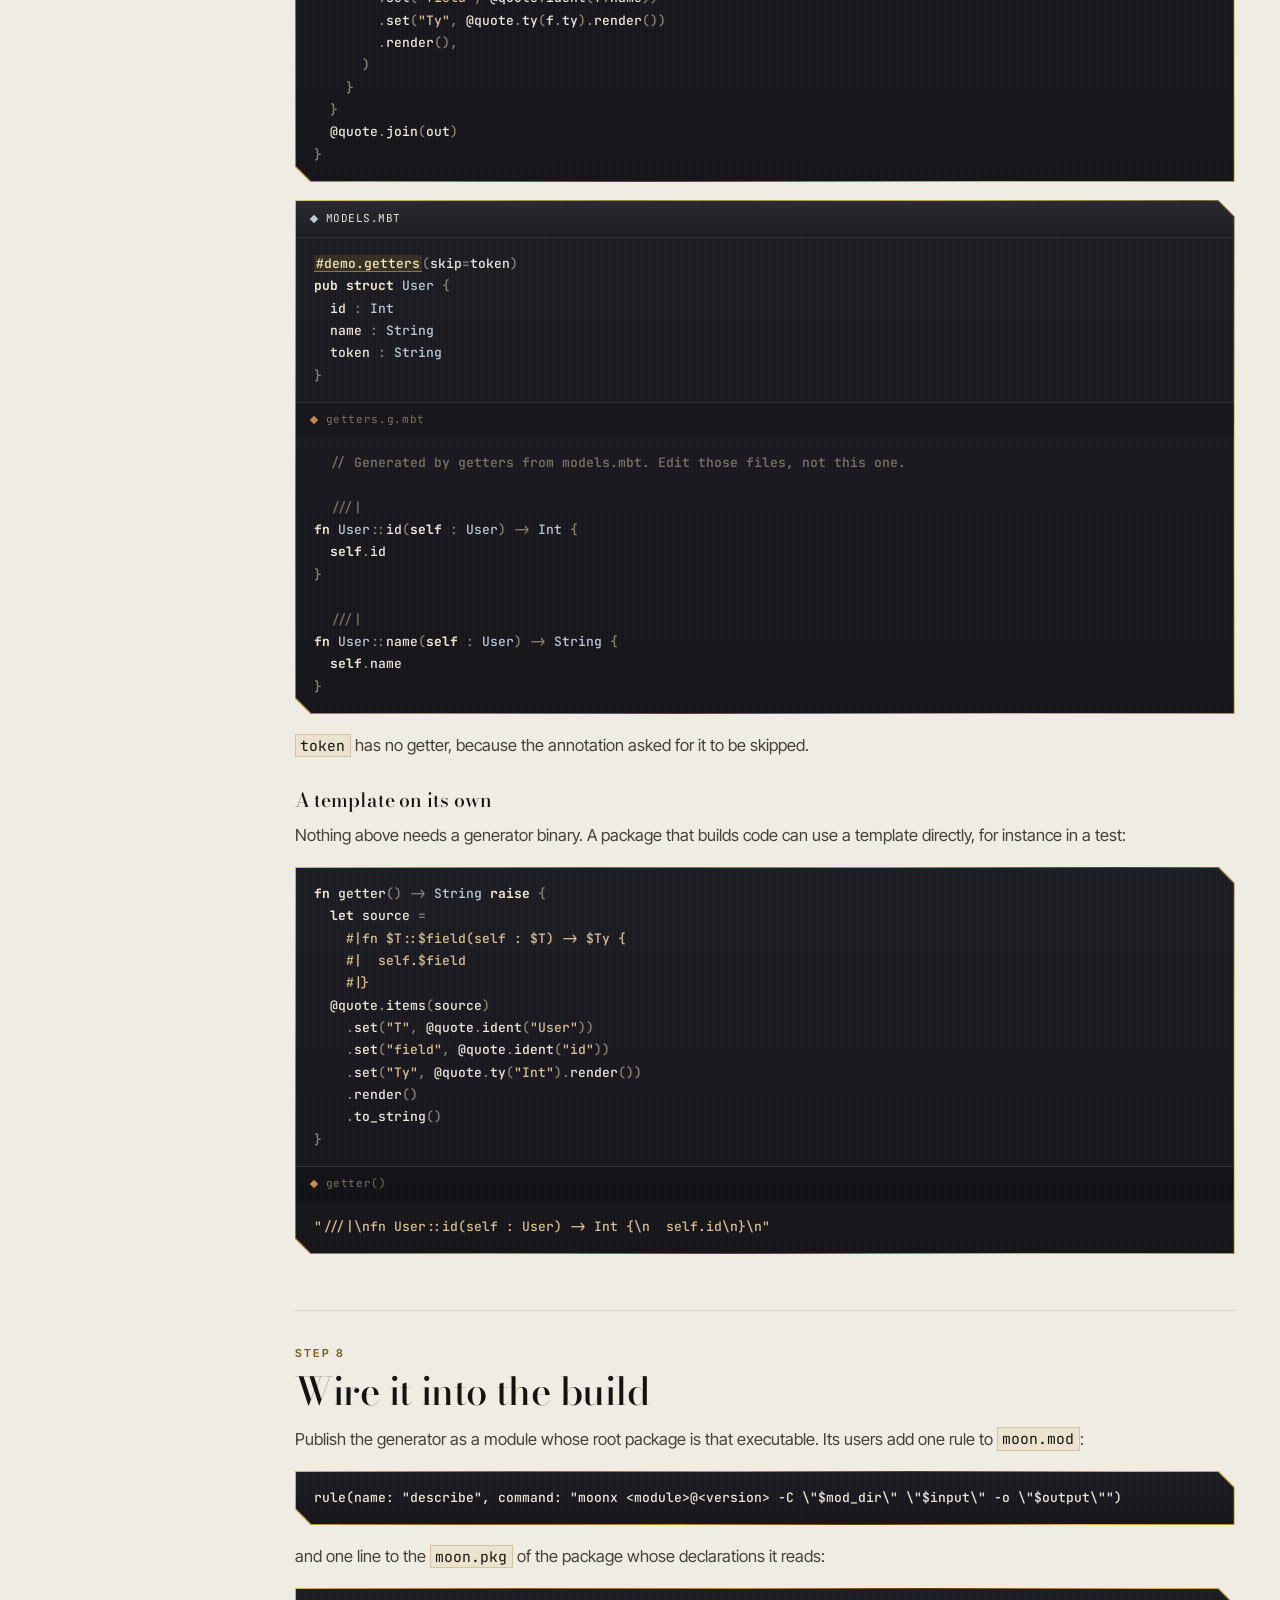
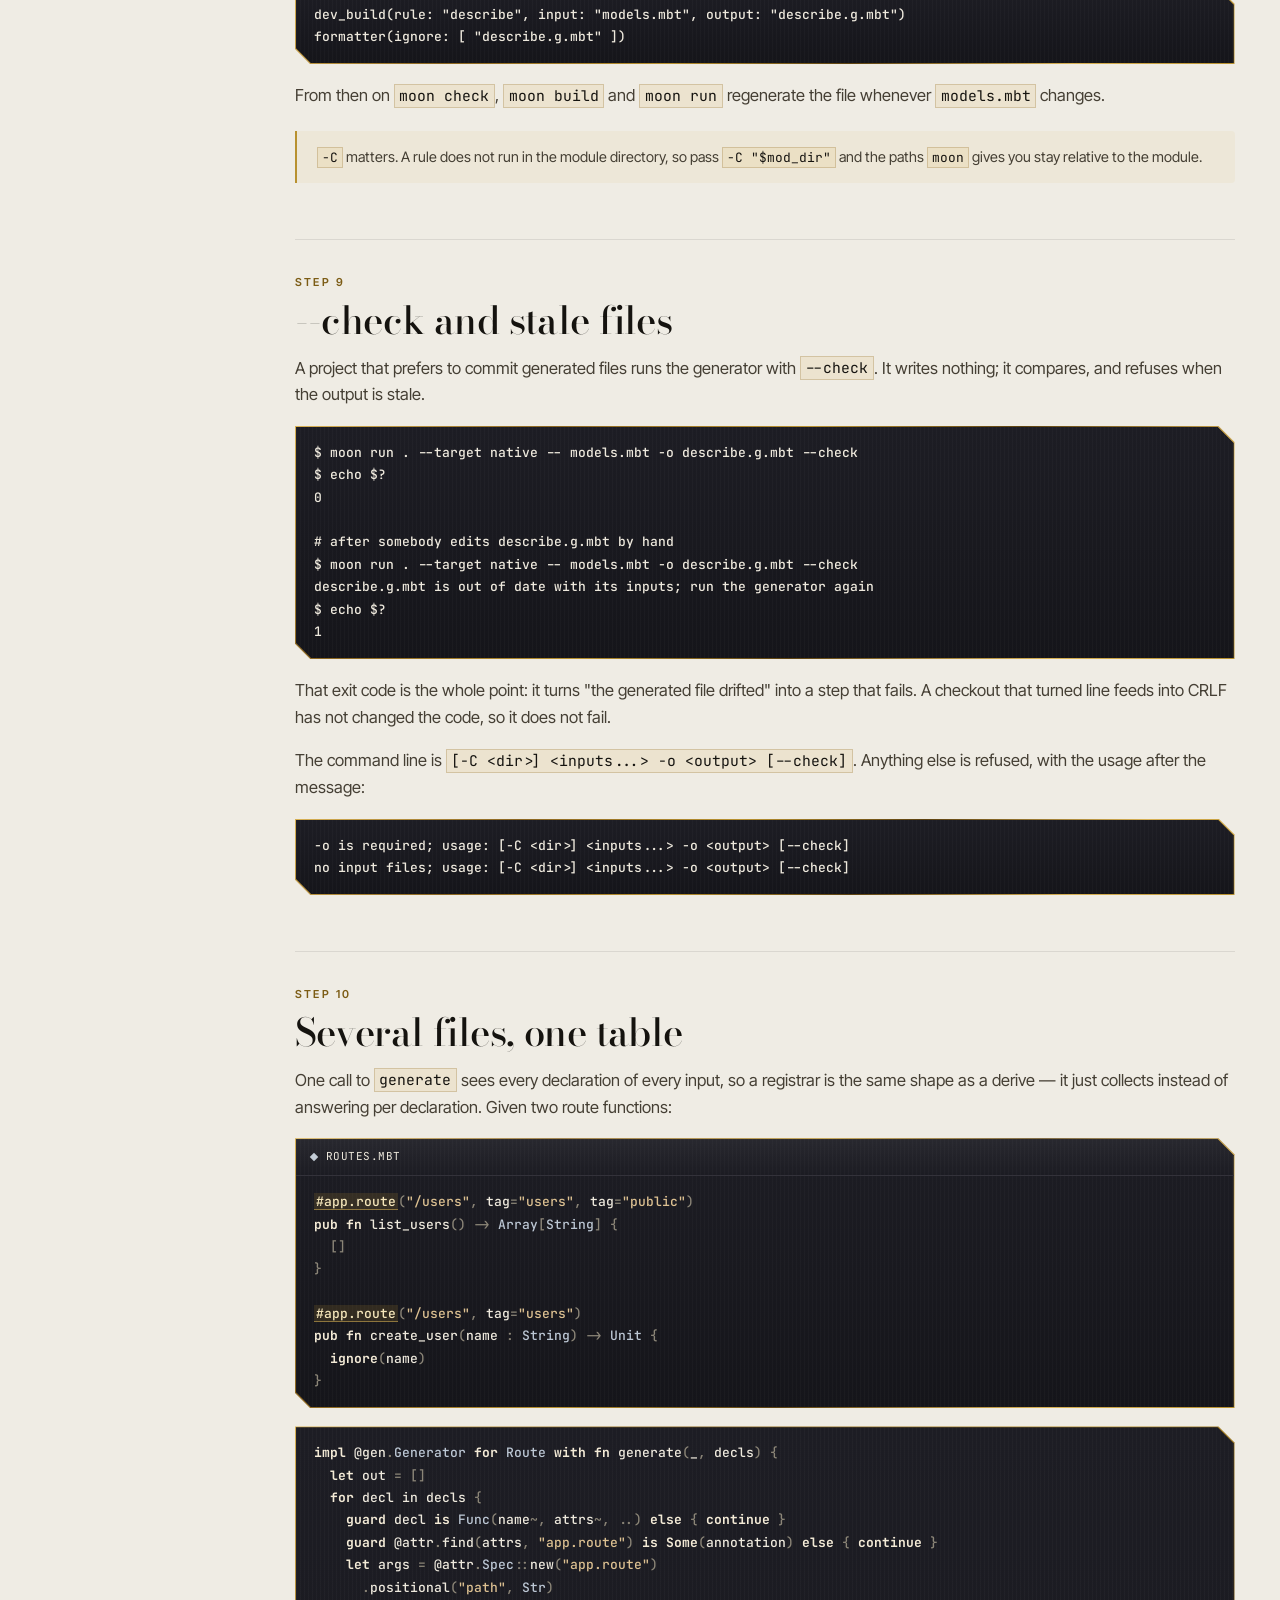
<file: docs/guide.html>
<!doctype html>
<html lang="en">
<head>
<meta charset="utf-8">
<meta name="viewport" content="width=device-width, initial-scale=1">
<title>Guide — moonast</title>
<meta name="description" content="Install moonast, write a template, fill its holes, read declarations, bind annotation arguments, write a generator, and wire it into a MoonBit build.">
<link rel="icon" href="data:image/svg+xml,%3Csvg xmlns='http://www.w3.org/2000/svg' viewBox='0 0 32 32'%3E%3Cpath d='M0 0h24l8 8v24H8l-8-8z' fill='%2315151a'/%3E%3Cpath d='M0 0h24l8 8' fill='none' stroke='%23d8b154' stroke-width='1.4'/%3E%3Ctext x='16' y='23' font-family='monospace' font-size='18' font-weight='700' fill='%23f3dfa0' text-anchor='middle'%3E%23%3C/text%3E%3C/svg%3E">
<link rel="preconnect" href="https://fonts.googleapis.com">
<link rel="preconnect" href="https://fonts.gstatic.com" crossorigin>
<link href="https://fonts.googleapis.com/css2?family=Bodoni+Moda:ital,opsz,wght@0,6..96,400..700;1,6..96,400&family=Inter+Tight:wght@400;500;600&family=JetBrains+Mono:wght@400;500;700&display=swap" rel="stylesheet">
<link rel="stylesheet" href="site.css">
<script type="module" src="scrollbar.js"></script>
</head>
<body>
<a class="skip" href="#main">Skip to content</a>

<header class="top">
  <div class="wrap">
    <a class="mark" href="index.html"><span class="glyph">#</span>moonast</a>
    <nav class="nav">
      <a class="home" href="index.html">Home</a>
      <a class="guide" href="guide.html" aria-current="page">Guide</a>
      <a href="chain.html">Chain</a>
      <a href="api.html">API</a>
      <a href="play.html">Play</a>
      <a class="icon" data-theme-toggle href="#" aria-label="Switch theme">
        <svg viewBox="0 0 24 24" fill="none" stroke="currentColor" stroke-width="1.6" stroke-linecap="round" aria-hidden="true"><circle cx="12" cy="12" r="4"/><path d="M12 3.2v1.9M12 18.9v1.9M3.2 12h1.9M18.9 12h1.9M5.8 5.8l1.4 1.4M16.8 16.8l1.4 1.4M18.2 5.8l-1.4 1.4M7.2 16.8l-1.4 1.4"/></svg>
      </a>
      <a class="icon" href="https://github.com/moonbitstack/moonast" title="moonast on GitHub" aria-label="moonast on GitHub">
        <svg viewBox="0 0 16 16" fill="currentColor" aria-hidden="true"><path d="M8 0C3.58 0 0 3.58 0 8c0 3.54 2.29 6.53 5.47 7.59.4.07.55-.17.55-.38 0-.19-.01-.82-.01-1.49-2.01.37-2.53-.49-2.69-.94-.09-.23-.48-.94-.82-1.13-.28-.15-.68-.52-.01-.53.63-.01 1.08.58 1.23.82.72 1.21 1.87.87 2.33.66.07-.52.28-.87.51-1.07-1.78-.2-3.64-.89-3.64-3.95 0-.87.31-1.59.82-2.15-.08-.2-.36-1.02.08-2.12 0 0 .67-.21 2.2.82a7.42 7.42 0 0 1 2-.27c.68 0 1.36.09 2 .27 1.53-1.04 2.2-.82 2.2-.82.44 1.1.16 1.92.08 2.12.51.56.82 1.27.82 2.15 0 3.07-1.87 3.75-3.65 3.95.29.25.54.73.54 1.48 0 1.07-.01 1.93-.01 2.2 0 .21.15.46.55.38A7.995 7.995 0 0 0 16 8c0-4.42-3.58-8-8-8Z"/></svg>
      </a>
    </nav>
  </div>
</header>

<div class="wrap">
  <div class="doc">

    <aside class="side">
      <div class="group">
        <h4>Start</h4>
        <a href="#install">1. Install</a>
        <a href="#template">2. Your first template</a>
        <a href="#holes">3. What holes take</a>
      </div>
      <div class="group">
        <h4>Declarations</h4>
        <a href="#read">4. Read a declaration</a>
        <a href="#annotations">5. Annotation arguments</a>
        <a href="#spec">6. Give the annotation a spec</a>
      </div>
      <div class="group">
        <h4>Generators</h4>
        <a href="#generator">7. A derive generator</a>
        <a href="#build">8. Wire it into the build</a>
        <a href="#check">9. --check and stale files</a>
        <a href="#many">10. Several files, one table</a>
      </div>
      <div class="group">
        <h4>Reference</h4>
        <a href="#limits">What the grammar allows</a>
        <a href="#refusals">Refusals</a>
      </div>
    </aside>

    <div class="prose" id="main">

      <section id="install">
        <span class="step-n">Step 1</span>
        <h2>Install</h2>
        <p>Add moonast to the module that will hold your generator.</p>

        <!-- nocheck -->
        <div class="code-block">
          <pre data-raw="1"><code>moon add moonbitstack/moonast</code></pre>
        </div>

        <p>Four packages come with it. A package that only builds code imports the first three:</p>

        <div class="code-block">
          <pre data-raw="1"><code>// moon.pkg
import {
  "moonbitstack/moonast/quote",
  "moonbitstack/moonast/attr",
  "moonbitstack/moonast/gen",
}</code></pre>
        </div>

        <p><code>quote</code>, <code>attr</code> and <code>gen</code> build for every target.
          <code>cli</code> reads and writes files, so it builds for native and wasm — which is
          what a generator binary runs on. Such a binary needs all four.</p>
      </section>

      <section id="template">
        <span class="step-n">Step 2</span>
        <h2>Your first template</h2>
        <p>A template is a piece of MoonBit with <code>$holes</code> in it. Fill the holes and
          render:</p>

        <div class="code-block">
          <pre data-lang="moonbit"><code>let source =
  #|fn $name() -&gt; $T {
  #|  $value
  #|}
let code = @quote.items(source)
  .set("name", @quote.ident("answer"))
  .set("T", @quote.ident("Int"))
  .set("value", @quote.int(42))
  .render()
println(code)</code></pre>
        </div>

        <p>What comes out is a whole declaration, laid out the way <code>moon fmt</code> lays it
          out:</p>

        <div class="code-block">
          <div class="status"><span class="dot gen"></span><span>output</span></div>
          <pre data-lang="moonbit"><code>///|
fn answer() -&gt; Int {
  42
}</code></pre>
        </div>

        <p>Each constructor decides what a hole may stand for:</p>

        <div class="tscroll"><table class="plain">
          <thead><tr><th>Call</th><th>Makes</th><th>Fills</th></tr></thead>
          <tbody>
            <tr><td><code>@quote.ident(n)</code></td><td>a name, optionally <code>@pkg.name</code></td><td>a value, a field, a type, a constructor, a binder</td></tr>
            <tr><td><code>@quote.string(s)</code></td><td>a string literal</td><td>an expression, or text inside a string literal</td></tr>
            <tr><td><code>@quote.int(n)</code>, <code>@quote.bool(b)</code></td><td>a literal</td><td>an expression</td></tr>
            <tr><td><code>@quote.expr(s)</code>, <code>@quote.ty(s)</code></td><td>a parsed expression or type</td><td>an expression or a type</td></tr>
            <tr><td><code>@quote.items(s)</code></td><td>top-level declarations</td><td>the whole file</td></tr>
          </tbody>
        </table></div>

        <blockquote>
          A template is parsed, not concatenated. If it is not MoonBit once its holes are in
          place, <code>render</code> refuses with the position of the problem instead of
          producing something that will not compile.
        </blockquote>
      </section>

      <section id="holes">
        <span class="step-n">Step 3</span>
        <h2>What holes take</h2>
        <p>The case of a hole's name is part of the grammar: a hole where a type or a constructor
          goes starts upper case, one where a value or a binder goes starts lower case.</p>

        <div class="tscroll"><table class="plain">
          <thead><tr><th>Hole</th><th>Takes</th><th>Written as</th><th>Gives</th></tr></thead>
          <tbody>
            <tr><td><code>$T</code></td><td>a type or a constructor</td><td><code>fn f(x : $T)</code></td><td><code>fn f(x : Int)</code></td></tr>
            <tr><td><code>$name</code></td><td>a value, an expression, or a name</td><td><code>$value + 1</code></td><td><code>41 + 1</code></td></tr>
            <tr><td><code>@pkg.$name</code></td><td>a name inside a package</td><td><code>app : @web.$T</code></td><td><code>app : @web.App</code></td></tr>
            <tr><td><code>$name*</code></td><td>a list, spliced among statements, array elements or arguments</td><td><code>[$items*]</code></td><td><code>[1, 2, 3]</code></td></tr>
            <tr><td><code>$name*</code></td><td>a list, spliced where a match's cases or a record's fields go</td><td><code>match x { $arms* =&gt; () }</code></td><td>every arm</td></tr>
            <tr><td><code>$Case</code></td><td>a constructor, with arguments after it</td><td><code>$Case(v0) =&gt; 0</code></td><td><code>Circle(v0) =&gt; 0</code></td></tr>
            <tr><td><code>$name</code> in a string</td><td>a name or a string, as text</td><td><code>"field $key"</code></td><td><code>"field first name"</code></td></tr>
            <tr><td><code>$name</code> in a pattern</td><td>a name, a string, a literal, or an array of literals</td><td><code>$pattern =&gt; 1</code></td><td><code>[0x6e, 0x61] =&gt; 1</code></td></tr>
            <tr><td><code>$$</code></td><td>a literal dollar sign</td><td><code>"$$5"</code></td><td><code>"$5"</code></td></tr>
          </tbody>
        </table></div>

        <p>A list hole is filled with <code>splice</code>, and it expands where it stands:</p>

        <div class="code-block">
          <pre data-lang="moonbit"><code>println(
  @quote.expr("[$items*]")
  .splice("items", [@quote.int(1), @quote.int(2), @quote.int(3)])
  .render(),
)</code></pre>
          <div class="status"><span class="dot gen"></span><span>output</span></div>
          <pre data-lang="moonbit"><code>[1, 2, 3]</code></pre>
        </div>

        <p>The same list hole works among statements:</p>

        <div class="code-block">
          <pre data-lang="moonbit"><code>let source =
  #|fn main {
  #|  $body*
  #|}
println(
  @quote.items(source)
  .splice("body", [
    @quote.expr("println(1)").render(),
    @quote.expr("println(2)").render(),
  ])
  .render(),
)</code></pre>
          <div class="status"><span class="dot gen"></span><span>output</span></div>
          <pre data-lang="moonbit"><code>///|
fn main {
  println(1)
  println(2)
}</code></pre>
        </div>

        <div class="note">
          A list hole among the arguments of a <em>method</em> call, <code>r.add($a, $tags*)</code>,
          is not spliced — it becomes one block expression. Give it an array literal,
          <code>r.add($a, [$tags*])</code>, or call a plain function, <code>add(r, $a, $tags*)</code>.
        </div>

        <p>Two more positions take a list: a match's cases, and a record's fields. Each item is a
          template of its own, and the template around them has the hole where the list goes.</p>

        <div class="code-block">
          <pre data-lang="moonbit"><code>let arms = ["Empty", "Circle"].map(name =&gt; {
  @quote.cases("$pattern =&gt; $text")
  .set("pattern", @quote.ident(name))
  .set("text", @quote.string(name))
  .render()
})
println(
  @quote.expr("match shape {\n  $arms* =&gt; ()\n}")
  .splice("arms", arms)
  .render(),
)</code></pre>
          <div class="status"><span class="dot gen"></span><span>output</span></div>
          <pre data-lang="moonbit"><code>match shape {
  Empty =&gt; "Empty"
  Circle =&gt; "Circle"
}</code></pre>
        </div>

        <p>A case is never written without a body, so the hole stands as one case and the
          <code>()</code> after its arrow goes with it. A field is a punned one, which is what a
          lone name in a record already reads as:</p>

        <div class="code-block">
          <pre data-lang="moonbit"><code>let fields = ["x", "y"].mapi((i, name) =&gt; {
  @quote.fields("$label: $value")
  .set("label", @quote.ident(name))
  .set("value", @quote.int(i))
  .render()
})
println(@quote.expr("Point::{ $fields* }").splice("fields", fields).render())</code></pre>
          <div class="status"><span class="dot gen"></span><span>output</span></div>
          <pre data-lang="moonbit"><code>Point::{ x: 0, y: 1 }</code></pre>
        </div>

        <p>The same field code fills the arguments of a constructor, where a labelled argument is
          written <code>name=value</code>, and it fills a pattern's labelled arguments the same
          way. A constructor is written upper case, so a hole that stands for one is too:
          <code>$Case(v0)</code> is a pattern with one argument, while <code>$case(v0)</code>
          would be a binder.</p>

        <p>Two more: a qualified name, and the dollar sign itself.</p>

        <div class="code-block">
          <pre data-lang="moonbit"><code>println(@quote.ty("@web.$T").set("T", @quote.ident("App")).render())
println(@quote.expr("\"$$5\"").render())</code></pre>
          <div class="status"><span class="dot gen"></span><span>output</span></div>
          <pre data-lang="moonbit"><code>@web.App
"$5"</code></pre>
        </div>

        <p>A key is often matched byte by byte, without building a string.
          <code>byte_array</code> writes the same bytes <code>bytes</code> does, as an array of
          hex: an expression, and a pattern where a pattern goes.</p>

        <div class="code-block">
          <pre data-lang="moonbit"><code>let cases = ["na", "id"].map(name =&gt; {
  @quote.cases("$bytes =&gt; $text")
  .set("bytes", @quote.byte_array(name))
  .set("text", @quote.string(name))
  .render()
})
println(
  @quote.expr("match key {\n  $cases* =&gt; ()\n}")
  .splice("cases", cases)
  .render(),
)</code></pre>
          <div class="status"><span class="dot gen"></span><span>output</span></div>
          <pre data-lang="moonbit"><code>match key {
  [0x6e, 0x61] =&gt; "na"
  [0x69, 0x64] =&gt; "id"
}</code></pre>
        </div>

        <p>Text goes through the official escaping, so a string with Chinese in it comes out as a
          correct MoonBit literal:</p>

        <div class="code-block">
          <pre data-lang="moonbit"><code>println(
  @quote.items("fn label() -&gt; String { $text }")
  .set("text", @quote.string("坐标：x 与 y"))
  .render(),
)</code></pre>
          <div class="status"><span class="dot gen"></span><span>output</span></div>
          <pre data-lang="moonbit"><code>///|
fn label() -&gt; String {
  "坐标：x 与 y"
}</code></pre>
        </div>

        <p>A hole does not stand everywhere a name does. An annotation's payload and a comment
          are kept as they were written, so there is no node in them to replace:
          <code>render</code> refuses such a template instead of leaving the placeholder in the
          file it writes.</p>

        <div class="code-block">
          <pre data-lang="moonbit"><code>println(try {
  @quote.items("#app.get(\"$path\")\nfn f() -&gt; Unit { () }")
  .set("path", @quote.string("/users"))
  .render()
  .to_string()
} catch {
  e =&gt; e.to_string()
})</code></pre>
          <div class="status"><span class="dot gen"></span><span>output</span></div>
          <pre data-raw="1"><code>hole $path stands where a fill cannot go: an annotation's payload and a comment are kept as written</code></pre>
        </div>
      </section>

      <section id="read">
        <span class="step-n">Step 4</span>
        <h2>Read a declaration</h2>
        <p><code>@gen.read</code> takes a file name and its source and gives the declarations as
          plain views, in source order.</p>

        <div class="code-block">
          <pre data-lang="moonbit"><code>let source =
  #|#demo.describe
  #|pub struct Point {
  #|  x : Int
  #|  y : Int
  #|}
  #|
  #|pub enum Color {
  #|  Red
  #|  Green
  #|  Blue
  #|}
  #|
  #|pub fn dist(a : Point, b : Point, scale~ : Double) -&gt; Double {
  #|  0.0
  #|}
for decl in @gen.read("models.mbt", source) {
  match decl {
    Struct(name~, fields~, ..) =&gt;
      println("struct " + name + " " + fields.map(f =&gt; f.name + ": " + f.ty).join(", "))
    Enum(name~, constructors~, ..) =&gt;
      println("enum " + name + " " + constructors.join(" | "))
    Func(owner~, name~, params~, returns~, ..) =&gt;
      println(
        "func " + owner.unwrap_or("-") + "::" + name + " " +
        params.map(p =&gt; p.name.unwrap_or("_")).join(", ") +
        " -&gt; " + returns.unwrap_or("Unit"),
      )
    Other(..) =&gt; println("other")
  }
}</code></pre>
          <div class="status"><span class="dot gen"></span><span>output</span></div>
          <pre data-lang="moonbit"><code>struct Point x: Int, y: Int
enum Color Red | Green | Blue
func -::dist a, b, scale -&gt; Double</code></pre>
        </div>

        <p>Types are kept as the source text that wrote them, which is exactly what you splice
          into a template. Every view also keeps the annotations that were on the declaration,
          the <code>file</code> it came from, and the official syntax tree in <code>raw</code>
          for anything the view leaves out.</p>

        <p>A method declared as <code>fn Point::norm</code> arrives as a <code>Func</code> whose
          <code>owner</code> is <code>Point</code>; a method written inside an
          <code>impl</code> block arrives as <code>Other</code>, with the block in
          <code>raw</code>. <code>Decl::attrs()</code> answers the annotations of any of them,
          <code>Other</code> included: a tuple struct lands there, and its name and visibility
          come from <code>Decl::name()</code> and <code>Decl::is_public()</code>.</p>

        <div class="code-block">
          <pre data-lang="moonbit"><code>for decl in @gen.read("p.mbt", "fn Point::norm(self : Point) -&gt; Double {\n  0.0\n}") {
  if decl is Func(owner~, name~, ..) {
    println(owner.unwrap_or("-") + "::" + name)
  }
}</code></pre>
          <div class="status"><span class="dot gen"></span><span>output</span></div>
          <pre data-lang="moonbit"><code>Point::norm</code></pre>
        </div>

        <h3>What a type's body is</h3>
        <p><code>Decl::shape</code> answers the question a derive asks first: is this a struct
          with fields, a run of positional types, a struct with nothing in it, or an enum? A
          variant carries the first three, so one type describes a payload too.</p>

        <div class="code-block">
          <pre data-lang="moonbit"><code>let source =
  #|pub struct Rgb(Int, Int, Int)
  #|
  #|pub enum Shape {
  #|  Empty
  #|  Circle(Double)
  #|}
for decl in @gen.read("shapes.mbt", source) {
  match decl.shape() {
    Some(Tuple(arity~)) =&gt; println(decl.name() + " takes " + arity.to_string())
    Some(Cases(cases~)) =&gt;
      println(decl.name() + " has " + cases.length().to_string() + " cases")
    _ =&gt; println("nothing to write")
  }
}</code></pre>
          <div class="status"><span class="dot gen"></span><span>output</span></div>
          <pre data-lang="moonbit"><code>Rgb takes 3
Shape has 2 cases</code></pre>
        </div>

        <p><code>Decl::params</code> gives the generic parameters,
          <code>Decl::raises</code> what a function says after its return type, and
          <code>Field::optional</code> whether a field's type is <code>Option</code> — reading
          that off the type text gets it wrong, because <code>T?</code> and
          <code>Option[T]</code> are the same type and neither is the text
          <code>Option</code>.</p>
      </section>

      <section id="annotations">
        <span class="step-n">Step 5</span>
        <h2>Annotation arguments</h2>
        <p>An annotation is found by its full name, <code>lib.name</code> for
          <code>#lib.name(...)</code>:</p>

        <div class="code-block">
          <pre data-lang="moonbit"><code>let source =
  #|#app.get("/users", summary="List users", tags="users", tags="public")
  #|fn list_users() -&gt; Array[String] {
  #|  []
  #|}
guard @gen.read("routes.mbt", source) is [Func(name~, attrs~, ..)] else {
  abort("the source declares one function")
}
guard @attr.find(attrs, "app.get") is Some(annotation) else {
  abort("the function is annotated")
}
println(name)</code></pre>
          <div class="status"><span class="dot gen"></span><span>output</span></div>
          <pre data-lang="moonbit"><code>list_users</code></pre>
        </div>

        <p>Three questions cover most generators: <code>find</code> for the first one,
          <code>all</code> for every one of that name, <code>under</code> for everything under a
          prefix — a generator for <code>#app.get</code>, <code>#app.post</code> and the rest
          asks once for <code>app</code>.</p>
      </section>

      <section id="spec">
        <span class="step-n">Step 6</span>
        <h2>Give the annotation a spec</h2>
        <p>A <code>Spec</code> says what the annotation takes. Build it by chaining, then
          <code>bind</code>:</p>

        <div class="code-block">
          <pre data-lang="moonbit"><code>let spec = @attr.Spec::new("app.get")
  .positional("path", Str)
  .optional("summary", Str)
  .many("tags", Str)
let args = spec.bind(annotation)
println(args.str("path").unwrap_or("/"))
println(args.strs("tags").join(", "))
println(args.has("page"))</code></pre>
          <div class="status"><span class="dot gen"></span><span>output</span></div>
          <pre data-lang="moonbit"><code>/users
users, public
false</code></pre>
        </div>

        <div class="tscroll"><table class="plain">
          <thead><tr><th>Builder</th><th>Means</th></tr></thead>
          <tbody>
            <tr><td><code>positional(key, kind)</code></td><td>required, given by position in the order these are declared, or by name</td></tr>
            <tr><td><code>required(key, kind)</code></td><td>required, given by name</td></tr>
            <tr><td><code>optional(key, kind)</code></td><td>may be left out</td></tr>
            <tr><td><code>many(key, kind)</code></td><td>may be given any number of times — <code>tags="a", tags="b"</code></td></tr>
          </tbody>
        </table></div>

        <p>A kind is <code>Str</code>, <code>Bool</code>, <code>Ident</code>, <code>Path</code>
          or <code>Type</code>. <code>Path</code> is a name after a qualifier,
          <code>contract=registry.create</code>; <code>Type</code> is a string holding a MoonBit
          type, checked by parsing it, because a generic type is outside the annotation
          grammar.</p>

        <p>Read the values back with <code>str</code>, <code>strs</code>, <code>bool</code>,
          <code>has</code> and <code>get</code>. One annotation bound against four wrong specs,
          each refusal carrying the line and column of the annotation:</p>

        <div class="code-block">
          <div class="status"><span class="dot gen"></span><span>refusals for #app.get("/users", summary="List users", tags="users", tags="public")</span></div>
          <pre data-raw="1"><code>1:1: there is no tags              // the spec never mentions tags
1:1: path takes true or false      // the spec asks for path as a Bool
1:1: tags is given more than once  // the spec lets tags be given once
1:1: method is required            // the spec requires a method</code></pre>
        </div>

        <p>One at a time is what an editor wants. A tool that reports a whole file at once passes
          <code>all=true</code> and gets one refusal holding every problem, in the order the
          arguments stand; printing it gives one line each.</p>

        <div class="code-block">
          <pre data-lang="moonbit"><code>let wrong =
  #|#app.get(path=true, page="1", page="2", extra="y")
  #|fn list_users() -&gt; Array[String] {
  #|  []
  #|}
guard @gen.read("routes.mbt", wrong) is [Func(attrs~, ..)] else {
  abort("one function")
}
guard @attr.find(attrs, "app.get") is Some(a) else { abort("annotated") }
println(try {
  let _ = @attr.Spec::new("app.get")
    .positional("path", Str)
    .optional("page", Str)
    .required("tag", Str)
    .bind(a, all=true)
  "bound"
} catch {
  e =&gt; e.to_string()
})</code></pre>
          <div class="status"><span class="dot gen"></span><span>output</span></div>
          <pre data-raw="1"><code>1:1: path takes a string
1:1: page is given more than once
1:1: there is no extra
1:1: tag is required</code></pre>
        </div>
      </section>

      <section id="generator">
        <span class="step-n">Step 7</span>
        <h2>A derive generator</h2>
        <p>A generator implements <code>Generator</code>: a name for the header, and the code to
          write for every declaration of its inputs. One call sees all of them, so a derive can
          answer per declaration and a registrar can gather every annotated function into one
          table.</p>

        <p>Here is one that gives an annotated struct a <code>describe</code> method:</p>

        <div class="code-block">
          <div class="card-head"><span class="dot attr"></span><span class="name">src/main.mbt</span></div>
          <pre data-lang="moonbit"><code>struct Describe {}

impl @gen.Generator for Describe with fn name(_) {
  "describe"
}

impl @gen.Generator for Describe with fn generate(_, decls) {
  let out = []
  for decl in decls {
    guard decl is Struct(name~, fields~, attrs~, ..) &amp;&amp;
      @attr.find(attrs, "demo.describe") is Some(_) else {
      continue
    }
    let text = name + "(" + fields.map(f =&gt; f.name).join(", ") + ")"
    let source =
      #|fn $T::describe(self : $T) -&gt; String {
      #|  ignore(self)
      #|  $text
      #|}
    out.push(
      @quote.items(source)
      .set("T", @quote.ident(name))
      .set("text", @quote.string(text))
      .render(),
    )
  }
  @quote.join(out)
}

async fn main {
  @cli.run(Describe::{}, @env.args()[1:])
}</code></pre>
        </div>

        <p>Its input is an ordinary file of declarations. The annotation is the only mark on
          it:</p>

        <div class="code-block">
          <div class="card-head"><span class="dot attr"></span><span class="name">models.mbt</span></div>
          <pre data-lang="moonbit"><code>#demo.describe
pub struct Point {
  x : Int
  y : Int
}</code></pre>
        </div>

        <p>Run it the way a <code>dev_build</code> rule would:</p>

        <!-- nocheck -->
        <div class="code-block">
          <pre data-raw="1"><code>$ moon run . --target native -- models.mbt -o describe.g.mbt</code></pre>
        </div>

        <p>and this is the whole file it writes:</p>

        <div class="code-block">
          <div class="status"><span class="dot gen"></span><span>describe.g.mbt</span></div>
          <pre data-lang="moonbit"><code>// Generated by describe from models.mbt. Edit those files, not this one.

///|
fn Point::describe(self : Point) -&gt; String {
  ignore(self)
  "Point(x, y)"
}</code></pre>
        </div>

        <h3>An annotation that takes arguments</h3>
        <p>The same shape, reading a repeated <code>skip</code> off the annotation and using a
          field's type as a hole of its own:</p>

        <div class="code-block">
          <pre data-lang="moonbit"><code>impl @gen.Generator for Getters with fn generate(_, decls) {
  let out = []
  for decl in decls {
    guard decl is Struct(name~, fields~, attrs~, ..) else { continue }
    guard @attr.find(attrs, "demo.getters") is Some(annotation) else { continue }
    let skip = @attr.Spec::new("demo.getters")
      .many("skip", Ident)
      .bind(annotation)
      .strs("skip")
    for f in fields {
      guard !skip.contains(f.name) else { continue }
      let source =
        #|fn $T::$field(self : $T) -&gt; $Ty {
        #|  self.$field
        #|}
      out.push(
        @quote.items(source)
        .set("T", @quote.ident(name))
        .set("field", @quote.ident(f.name))
        .set("Ty", @quote.ty(f.ty).render())
        .render(),
      )
    }
  }
  @quote.join(out)
}</code></pre>
        </div>

        <div class="code-block">
          <div class="card-head"><span class="dot attr"></span><span class="name">models.mbt</span></div>
          <pre data-lang="moonbit"><code>#demo.getters(skip=token)
pub struct User {
  id : Int
  name : String
  token : String
}</code></pre>
          <div class="status"><span class="dot gen"></span><span>getters.g.mbt</span></div>
          <pre data-lang="moonbit"><code>// Generated by getters from models.mbt. Edit those files, not this one.

///|
fn User::id(self : User) -&gt; Int {
  self.id
}

///|
fn User::name(self : User) -&gt; String {
  self.name
}</code></pre>
        </div>

        <p><code>token</code> has no getter, because the annotation asked for it to be
          skipped.</p>

        <h3>A template on its own</h3>
        <p>Nothing above needs a generator binary. A package that builds code can use a template
          directly, for instance in a test:</p>

        <div class="code-block">
          <pre data-lang="moonbit"><code>fn getter() -&gt; String raise {
  let source =
    #|fn $T::$field(self : $T) -&gt; $Ty {
    #|  self.$field
    #|}
  @quote.items(source)
    .set("T", @quote.ident("User"))
    .set("field", @quote.ident("id"))
    .set("Ty", @quote.ty("Int").render())
    .render()
    .to_string()
}</code></pre>
          <div class="status"><span class="dot gen"></span><span>getter()</span></div>
          <pre data-lang="moonbit"><code>"///|\nfn User::id(self : User) -&gt; Int {\n  self.id\n}\n"</code></pre>
        </div>
      </section>

      <section id="build">
        <span class="step-n">Step 8</span>
        <h2>Wire it into the build</h2>
        <p>Publish the generator as a module whose root package is that executable. Its users add
          one rule to <code>moon.mod</code>:</p>

        <!-- nocheck -->
        <div class="code-block">
          <pre data-raw="1"><code>rule(name: "describe", command: "moonx &lt;module&gt;@&lt;version&gt; -C \"$mod_dir\" \"$input\" -o \"$output\"")</code></pre>
        </div>

        <p>and one line to the <code>moon.pkg</code> of the package whose declarations it reads:</p>

        <!-- nocheck -->
        <div class="code-block">
          <pre data-raw="1"><code>dev_build(rule: "describe", input: "models.mbt", output: "describe.g.mbt")
formatter(ignore: [ "describe.g.mbt" ])</code></pre>
        </div>

        <p>From then on <code>moon check</code>, <code>moon build</code> and <code>moon run</code>
          regenerate the file whenever <code>models.mbt</code> changes.</p>

        <div class="note">
          <code>-C</code> matters. A rule does not run in the module directory, so pass
          <code>-C "$mod_dir"</code> and the paths <code>moon</code> gives you stay relative to
          the module.
        </div>
      </section>

      <section id="check">
        <span class="step-n">Step 9</span>
        <h2>--check and stale files</h2>
        <p>A project that prefers to commit generated files runs the generator with
          <code>--check</code>. It writes nothing; it compares, and refuses when the output is
          stale.</p>

        <!-- nocheck -->
        <div class="code-block">
          <pre data-raw="1"><code>$ moon run . --target native -- models.mbt -o describe.g.mbt --check
$ echo $?
0

# after somebody edits describe.g.mbt by hand
$ moon run . --target native -- models.mbt -o describe.g.mbt --check
describe.g.mbt is out of date with its inputs; run the generator again
$ echo $?
1</code></pre>
        </div>

        <p>That exit code is the whole point: it turns "the generated file drifted" into a step
          that fails. A checkout that turned line feeds into CRLF has not changed the code, so it
          does not fail.</p>

        <p>The command line is <code>[-C &lt;dir&gt;] &lt;inputs...&gt; -o &lt;output&gt; [--check]</code>.
          Anything else is refused, with the usage after the message:</p>

        <!-- nocheck -->
        <div class="code-block">
          <pre data-raw="1"><code>-o is required; usage: [-C &lt;dir&gt;] &lt;inputs...&gt; -o &lt;output&gt; [--check]
no input files; usage: [-C &lt;dir&gt;] &lt;inputs...&gt; -o &lt;output&gt; [--check]</code></pre>
        </div>
      </section>

      <section id="many">
        <span class="step-n">Step 10</span>
        <h2>Several files, one table</h2>
        <p>One call to <code>generate</code> sees every declaration of every input, so a
          registrar is the same shape as a derive — it just collects instead of answering per
          declaration. Given two route functions:</p>

        <div class="code-block">
          <div class="card-head"><span class="dot attr"></span><span class="name">routes.mbt</span></div>
          <pre data-lang="moonbit"><code>#app.route("/users", tag="users", tag="public")
pub fn list_users() -&gt; Array[String] {
  []
}

#app.route("/users", tag="users")
pub fn create_user(name : String) -&gt; Unit {
  ignore(name)
}</code></pre>
        </div>

        <div class="code-block">
          <pre data-lang="moonbit"><code>impl @gen.Generator for Route with fn generate(_, decls) {
  let out = []
  for decl in decls {
    guard decl is Func(name~, attrs~, ..) else { continue }
    guard @attr.find(attrs, "app.route") is Some(annotation) else { continue }
    let args = @attr.Spec::new("app.route")
      .positional("path", Str)
      .many("tag", Str)
      .bind(annotation)
    let path = args.str("path").unwrap_or("/")
    let tags = args.strs("tag")
    let source =
      #|fn $reg(router : Router) -&gt; Unit {
      #|  router.add($path, $handler, [$tags*])
      #|}
    out.push(
      @quote.items(source)
      .set("reg", @quote.ident("register_" + name))
      .set("path", @quote.string(path))
      .set("handler", @quote.ident(name))
      .splice("tags", tags.map(t =&gt; @quote.string(t)))
      .render(),
    )
  }
  @quote.join(out)
}</code></pre>
          <div class="status"><span class="dot gen"></span><span>routes.g.mbt</span></div>
          <pre data-lang="moonbit"><code>// Generated by route from routes.mbt. Edit those files, not this one.

///|
fn register_list_users(router : Router) -&gt; Unit {
  router.add("/users", list_users, ["users", "public"])
}

///|
fn register_create_user(router : Router) -&gt; Unit {
  router.add("/users", create_user, ["users"])
}</code></pre>
        </div>

        <p>Pass more than one input and the header names them all, and every declaration arrives
          with the <code>file</code> it came from:</p>

        <div class="code-block">
          <div class="status"><span class="dot gen"></span><span>header, two inputs</span></div>
          <pre data-raw="1"><code>// Generated by route from a.mbt, b.mbt. Edit those files, not this one.</code></pre>
        </div>

        <p>A run in which nothing matched is not an error: the file is written with its header
          and nothing under it, so a stale file still shrinks to the truth.</p>
      </section>

      <section id="limits">
        <span class="step-n">Reference</span>
        <h2>What the annotation grammar allows</h2>
        <p>The parser reads strings, <code>true</code>/<code>false</code>, names, nested calls
          and arrays as annotation arguments. There are no numbers, a generic type has to be
          written as a string, and a keyword (<code>method</code>, <code>type</code>) cannot be a
          label. A list is written three ways: a repeated key, <code>tags="a", tags="b"</code>;
          an array, <code>tags=["a", "b"]</code>; or bare arguments,
          <code>#demo.derive(A, B)</code>, which <code>positional=true</code> takes.</p>

        <p>The elements of an array are read one by one in the kind the parameter takes, so
          <code>many</code> is still what allows a second value: an array of two for a parameter
          that takes one is a repetition. A payload written <code>@pkg.name</code> reads as
          <code>pkg.name</code> — what the parser gives back keeps the qualifier alone — so a name
          whose <code>@</code> matters is passed as a string.</p>

        <p>When a payload is outside that grammar, the annotation has no name as far as moonast
          is concerned, so <code>find</code> does not see it:</p>

        <div class="code-block">
          <pre data-lang="moonbit"><code>// #app.get("/users", 1) — a number is not an argument
inspect(@attr.find(attrs, "app.get") is Some(_), content="false")</code></pre>
        </div>
      </section>

      <section id="refusals">
        <span class="step-n">Reference</span>
        <h2>Refusals</h2>
        <p>Every fallible call gives a <code>Refused</code> with a message and, where there is
          one, a position. A position names the file too when the caller says which file it read:
          <code>gen</code> takes one, and <code>bind</code> takes one as <code>file</code>, so a
          generator passes the declaration's own and the message opens in an editor.</p>

        <div class="tscroll"><table class="plain">
          <thead><tr><th>From</th><th>Means</th></tr></thead>
          <tbody>
            <tr><td><code>quote</code></td><td><code>the template is not MoonBit at 1:7: …</code></td></tr>
            <tr><td><code>quote</code></td><td><code>hole $name was given nothing</code></td></tr>
            <tr><td><code>quote</code></td><td><code>the template has no hole $x</code></td></tr>
            <tr><td><code>quote</code></td><td><code>hole $path stands where a fill cannot go: an annotation's payload and a comment are kept as written</code></td></tr>
            <tr><td><code>quote</code></td><td><code>a-b is not an identifier</code>, <code>expected declarations</code></td></tr>
            <tr><td><code>attr</code></td><td><code>models.mbt:1:1: cannot read the arguments of #app.get("/users", 1)</code>, and the same place without the file when <code>bind</code> was given none</td></tr>
            <tr><td><code>attr</code></td><td>missing, unknown, mistyped, repeated — each with a line and column, and all of them at once as <code>Several</code> when <code>bind</code> was given <code>all=true</code></td></tr>
            <tr><td><code>gen</code></td><td><code>models.mbt:3:5: …</code> when an input is not MoonBit</td></tr>
            <tr><td><code>cli</code></td><td>a usage message, or <code>… is out of date with its inputs</code></td></tr>
          </tbody>
        </table></div>

        <p>A generator's <code>generate</code> may raise, and whatever it raises travels out
          through <code>render</code> and <code>run</code> — so a refusal from a template or an
          annotation stops the run with its position intact.</p>

        <div class="cta">
          <a class="btn primary" href="play.html">Try it in the playground</a>
          <a class="btn" href="api.html">Browse the API</a>
        </div>
      </section>

    </div>
  </div>
</div>

<footer class="site">
  <div class="wrap">
    <p>moonast — Apache-2.0</p>
    <div class="r">
      <a href="index.html">Home</a>
      <a href="guide.html">Guide</a>
      <a href="chain.html">Chain</a>
      <a href="api.html">API</a>
      <a href="play.html">Play</a>
      <a class="icon" href="https://github.com/moonbitstack/moonast" title="moonast on GitHub" aria-label="moonast on GitHub">
        <svg viewBox="0 0 16 16" fill="currentColor" aria-hidden="true"><path d="M8 0C3.58 0 0 3.58 0 8c0 3.54 2.29 6.53 5.47 7.59.4.07.55-.17.55-.38 0-.19-.01-.82-.01-1.49-2.01.37-2.53-.49-2.69-.94-.09-.23-.48-.94-.82-1.13-.28-.15-.68-.52-.01-.53.63-.01 1.08.58 1.23.82.72 1.21 1.87.87 2.33.66.07-.52.28-.87.51-1.07-1.78-.2-3.64-.89-3.64-3.95 0-.87.31-1.59.82-2.15-.08-.2-.36-1.02.08-2.12 0 0 .67-.21 2.2.82a7.42 7.42 0 0 1 2-.27c.68 0 1.36.09 2 .27 1.53-1.04 2.2-.82 2.2-.82.44 1.1.16 1.92.08 2.12.51.56.82 1.27.82 2.15 0 3.07-1.87 3.75-3.65 3.95.29.25.54.73.54 1.48 0 1.07-.01 1.93-.01 2.2 0 .21.15.46.55.38A7.995 7.995 0 0 0 16 8c0-4.42-3.58-8-8-8Z"/></svg>
      </a>
    </div>
  </div>
</footer>

<script src="site.js"></script>
</body>
</html>
</file>
<file: docs/site.css>
/* moonast — the site's only stylesheet.

   One idea: the library's subject is the annotation, so the site is struck like
   a specimen sheet from a press. Every surface is a plate of steel, every rule
   is a hairline of gold leaf, every corner is cut rather than rounded. Colour
   comes from metal, not from paint: brass, gold leaf, silver, gunmetal.

   Every colour is a token, and every token is light-dark(), so the page flips
   from `color-scheme` alone. Plates stay dark in both themes, the way a struck
   die stays metal on paper or under a lamp. */

/* ---------------------------------------------------------------- tokens */

:root {
  color-scheme: light;

  --ground:      light-dark(#efece4, #0a0a0b);
  --ground-2:    light-dark(#e8e4d9, #0f0f11);
  --surface:     light-dark(#f8f6f0, #121215);

  --ink:         light-dark(#15130f, #f5f1e6);
  --ink-soft:    light-dark(#453f34, #d2c9b7);
  --ink-faint:   light-dark(#6e6656, #928975);

  --line:        color-mix(in oklab, var(--ink) 20%, transparent);
  --line-soft:   color-mix(in oklab, var(--ink) 9%, transparent);

  /* Gold leaf, from the shadowed edge to the burnish. */
  --gold-0: #5d4210;
  --gold-1: #8a6520;
  --gold-2: #b8912f;
  --gold-3: #d8b154;
  --gold-4: #f3dfa0;
  --gold-5: #fdf6d8;

  /* Silver, used for the layer that reads annotations. */
  --silver-1: #8d97a3;
  --silver-2: #c3ccd6;
  --silver-3: #eef3f8;

  --gilt: linear-gradient(
    104deg,
    var(--gold-1) 0%,
    var(--gold-3) 16%,
    var(--gold-5) 30%,
    var(--gold-2) 46%,
    var(--gold-0) 58%,
    var(--gold-4) 74%,
    var(--gold-3) 86%,
    var(--gold-1) 100%
  );
  --gilt-edge: linear-gradient(
    135deg,
    var(--gold-3) 0%,
    var(--gold-1) 22%,
    var(--gold-2) 44%,
    var(--gold-0) 62%,
    var(--gold-3) 84%,
    var(--gold-2) 100%
  );
  --argent: linear-gradient(
    104deg,
    var(--silver-1) 0%,
    var(--silver-3) 34%,
    #a9b3be 55%,
    var(--silver-3) 78%,
    var(--silver-1) 100%
  );

  /* The same leaf used as a surface rather than as type. A gradient designed
     for letterforms carries shadowed bands; under dark ink they swallow it. */
  --gilt-surface: linear-gradient(
    100deg,
    var(--gold-2) 0%,
    var(--gold-4) 22%,
    var(--gold-5) 48%,
    var(--gold-3) 72%,
    var(--gold-2) 100%
  );

  /* Temper: the colour steel takes when it is drawn from the fire — a plum
     indigo with a rose edge. It marks what is selected, never what is
     important, so gold keeps that job to itself. */
  --temper-0: #2c2238;
  --temper-1: #4c3654;
  --rose: #d59a7d;
  --on-temper: #f8f1e5;

  /* Gold that may be used as text on the page ground. */
  --gold-text:  light-dark(#7c5c15, #e9cd85);
  --gold-wash:  light-dark(#f2e8c9, #2b2415);

  /* A struck steel plate: dark in either theme. */
  --steel:          light-dark(#15151a, #131318);
  --steel-2:        light-dark(#1d1d24, #1c1c23);
  --steel-line:     #33323a;
  --on-steel:       #eee9dd;
  --on-steel-dim:   #a49c8c;
  --on-steel-faint: #7c7566;

  --font-display: "Bodoni Moda", "Didot", "Times New Roman", serif;
  --font-body: "Inter Tight", system-ui, -apple-system, "Segoe UI", sans-serif;
  --font-mono: "JetBrains Mono", ui-monospace, "SFMono-Regular", Menlo, monospace;

  /* Two corners cut, two left square: a plate sheared off the die. */
  --cut: polygon(
    0 0,
    calc(100% - 16px) 0,
    100% 16px,
    100% 100%,
    16px 100%,
    0 calc(100% - 16px)
  );
  --cut-sm: polygon(
    0 0,
    calc(100% - 6px) 0,
    100% 6px,
    100% 100%,
    6px 100%,
    0 calc(100% - 6px)
  );

  --maxw: 1200px;
  --hair: 1px;
}

/* An explicit choice beats the OS; without one, follow it. */
:root:not([data-theme]) { color-scheme: light dark; }
:root[data-theme="light"] { color-scheme: light; }
:root[data-theme="dark"] { color-scheme: dark; }

/* --------------------------------------------------------------- ground */

*,
*::before,
*::after { box-sizing: border-box; }

html {
  -webkit-text-size-adjust: 100%;
  scrollbar-gutter: stable;
  /* Code is shown as characters, not as glyphs to be admired: `>=` stays two
     characters. Form controls do not inherit. */
  font-variant-ligatures: no-contextual;
}

html,
body { margin: 0; }

body {
  background: var(--ground);
  color: var(--ink);
  font-family: var(--font-body);
  font-size: 16.5px;
  line-height: 1.62;
  font-feature-settings: "kern" 1, "calt" 1;
  -webkit-font-smoothing: antialiased;
  overflow-x: hidden;
}

/* Carded paper: a faint graduation of light across the page, so the ground is
   never a flat fill. */
body::before {
  content: "";
  position: fixed;
  inset: 0;
  z-index: 0;
  pointer-events: none;
  background:
    radial-gradient(120% 70% at 50% -20%, color-mix(in oklab, var(--gold-4) 18%, transparent), transparent 62%),
    radial-gradient(80% 50% at 100% 100%, color-mix(in oklab, var(--ink) 6%, transparent), transparent 70%);
  opacity: light-dark(1, 0.5);
}

body > * { position: relative; z-index: 1; }

button,
input,
textarea,
select {
  font: inherit;
  font-variant-ligatures: no-contextual;
  color: inherit;
}

img,
svg { max-width: 100%; }

a {
  color: var(--gold-text);
  text-decoration-color: color-mix(in oklab, var(--gold-text) 45%, transparent);
  text-underline-offset: 3px;
}

a:hover { text-decoration-color: var(--gold-text); }

::selection {
  background: color-mix(in oklab, var(--gold-3) 45%, transparent);
  color: var(--ink);
}

:focus-visible {
  outline: 2px solid var(--gold-text);
  outline-offset: 3px;
}

/* Chrome ignores ::-webkit-scrollbar once scrollbar-color is set, so the
   standard property is kept out of its way. */
@supports not selector(::-webkit-scrollbar) {
  * {
    scrollbar-color: color-mix(in oklab, var(--gold-1) 60%, var(--ink)) transparent;
    scrollbar-width: thin;
  }
}

::-webkit-scrollbar { width: 11px; height: 11px; }
::-webkit-scrollbar-track { background: color-mix(in oklab, var(--ink) 5%, transparent); }
::-webkit-scrollbar-thumb {
  background: linear-gradient(180deg, var(--gold-2), var(--gold-0));
  border: 2px solid var(--ground);
  border-radius: 0;
}
::-webkit-scrollbar-thumb:hover {
  background: linear-gradient(180deg, var(--gold-4), var(--gold-1));
}
::-webkit-scrollbar-corner { background: transparent; }
pre::-webkit-scrollbar-thumb { border-color: var(--steel); }

/* ------------------------------------------------------------ typography */

h1, h2, h3, h4 {
  font-family: var(--font-display);
  font-weight: 500;
  letter-spacing: -0.015em;
  margin: 0;
  text-wrap: balance;
}

p { margin: 0 0 1em; }

.display {
  font-size: clamp(2.6rem, 6.6vw, 5.2rem);
  line-height: 0.94;
  letter-spacing: -0.035em;
  font-weight: 500;
}

h2 {
  font-size: clamp(1.65rem, 3vw, 2.5rem);
  line-height: 1.06;
}

h3 {
  font-size: 1.22rem;
  line-height: 1.2;
  letter-spacing: -0.005em;
}

h4 { font-size: 1rem; }

/* A word set in gold leaf: the gradient is the foil, the shadow is the strike.
   A clipped gradient is painted inside the element's own box, and display type
   at a tight leading reaches past it — so the span carries its own padding. */
.gilt {
  display: inline-block;
  background-image: var(--gilt);
  background-size: 220% 100%;
  -webkit-background-clip: text;
  background-clip: text;
  color: transparent;
  padding: 0.18em 0.06em;
  margin: -0.18em -0.06em;
  filter: drop-shadow(0 1px 0 color-mix(in oklab, var(--gold-0) 45%, transparent));
}

/* Struck the other way: silver foil. */
.argent {
  background-image: var(--argent);
  -webkit-background-clip: text;
  background-clip: text;
  color: transparent;
  filter: drop-shadow(0 1px 0 color-mix(in oklab, #000 30%, transparent));
}

/* The engraved counter-stroke, for a hairline rule of type. */
.eyebrow,
.label {
  font-family: var(--font-body);
  font-size: 0.688rem;
  font-weight: 600;
  letter-spacing: 0.22em;
  text-transform: uppercase;
  color: var(--ink-faint);
}

.label.gold { color: var(--gold-text); }
.label.block { display: block; margin-bottom: 8px; }

.num-index {
  font-family: var(--font-display);
  font-size: 0.8rem;
  letter-spacing: 0.24em;
  font-variant-numeric: lining-nums;
  color: var(--gold-text);
}

code, kbd, samp {
  font-family: var(--font-mono);
  font-size: 0.895em;
}

p code,
li code,
td code,
.note code,
blockquote code {
  background: color-mix(in oklab, var(--gold-3) 14%, transparent);
  border: var(--hair) solid color-mix(in oklab, var(--gold-1) 26%, transparent);
  padding: 0.1em 0.32em;
  color: var(--ink);
  white-space: pre-wrap;
  overflow-wrap: anywhere;
}

/* ---------------------------------------------------------------- layout */

.wrap {
  width: min(100% - 44px, var(--maxw));
  margin-inline: auto;
}

@media (width <= 860px) {
  .wrap { width: min(100% - 26px, var(--maxw)); }
}

.band { padding: 74px 0; }
.band + .band { border-top: var(--hair) solid var(--line-soft); }
.band-head { max-width: 62ch; margin-bottom: 34px; }
.band-head h2 { margin: 10px 0 12px; }
.band-head p { color: var(--ink-soft); margin: 0; }

.grid { display: grid; gap: 22px; }
.grid > * { min-width: 0; }
.grid.two { grid-template-columns: repeat(2, minmax(0, 1fr)); }
.grid.three { grid-template-columns: repeat(3, minmax(0, 1fr)); }
.grid.four { grid-template-columns: repeat(4, minmax(0, 1fr)); }

@media (width <= 1000px) {
  .grid.four { grid-template-columns: repeat(2, minmax(0, 1fr)); }
}

@media (width <= 860px) {
  .band { padding: 52px 0; }
  .grid.two,
  .grid.three,
  .grid.four { grid-template-columns: minmax(0, 1fr); }
}

/* ------------------------------------------------------------- ornaments */

/* A hairline of gold leaf, tapering at both ends, with a struck lozenge. */
.rule {
  display: flex;
  align-items: center;
  gap: 14px;
  margin: 0;
  color: var(--gold-2);
}
.rule::before,
.rule::after {
  content: "";
  height: 1px;
  flex: 1;
  background: linear-gradient(90deg, transparent, currentColor 18%, currentColor 82%, transparent);
  opacity: 0.8;
}
.rule i {
  width: 7px;
  height: 7px;
  background: var(--gilt-edge);
  rotate: 45deg;
  flex: none;
}

/* Engine-turned ground: interlaced rings, the way a banknote is ruled. */
.guilloche {
  height: 18px;
  box-shadow:
    inset 0 1px 0 color-mix(in oklab, var(--gold-1) 35%, transparent),
    inset 0 -1px 0 color-mix(in oklab, var(--gold-1) 35%, transparent);
  background-image: url("data:image/svg+xml,%3Csvg xmlns='http://www.w3.org/2000/svg' width='22' height='22' viewBox='0 0 22 22'%3E%3Cg fill='none' stroke='%238a6520' stroke-opacity='0.75' stroke-width='0.6'%3E%3Ccircle cx='11' cy='11' r='7'/%3E%3Ccircle cx='0' cy='0' r='7'/%3E%3Ccircle cx='22' cy='0' r='7'/%3E%3Ccircle cx='0' cy='22' r='7'/%3E%3Ccircle cx='22' cy='22' r='7'/%3E%3C/g%3E%3C/svg%3E");
  background-size: 22px 22px;
  mask-image: linear-gradient(90deg, transparent, #000 14%, #000 86%, transparent);
  opacity: 0.6;
}

/* A struck oval around a numeral, as on a coin. */
.coin {
  display: grid;
  place-items: center;
  width: 34px;
  height: 34px;
  flex: none;
  font-family: var(--font-display);
  font-size: 1rem;
  font-weight: 600;
  color: #2a1f08;
  background: radial-gradient(circle at 34% 26%, var(--gold-5), var(--gold-3) 56%, var(--gold-2));
  border-radius: 50%;
  box-shadow:
    inset 0 1px 0 color-mix(in oklab, #fff 55%, transparent),
    inset 0 -1px 1px color-mix(in oklab, #000 40%, transparent),
    0 1px 0 color-mix(in oklab, #000 22%, transparent);
  text-shadow: 0 1px 0 color-mix(in oklab, #fff 30%, transparent);
}

/* ---------------------------------------------------------------- header */

.top {
  position: sticky;
  top: 0;
  z-index: 40;
  background: color-mix(in oklab, var(--ground) 88%, transparent);
  backdrop-filter: blur(14px) saturate(140%);
  border-bottom: var(--hair) solid var(--line-soft);
}

.top::after {
  content: "";
  position: absolute;
  inset: auto 0 -1px 0;
  height: 1px;
  background: linear-gradient(90deg, transparent, color-mix(in oklab, var(--gold-2) 60%, transparent) 30%, color-mix(in oklab, var(--gold-4) 85%, transparent) 50%, color-mix(in oklab, var(--gold-2) 60%, transparent) 70%, transparent);
  opacity: 0.85;
}

.top .wrap {
  display: flex;
  align-items: center;
  gap: 18px;
  height: 62px;
}

.mark {
  display: inline-flex;
  align-items: center;
  gap: 10px;
  font-family: var(--font-display);
  font-size: 1.24rem;
  letter-spacing: -0.01em;
  color: var(--ink);
  text-decoration: none;
  white-space: nowrap;
}

.mark .glyph {
  display: grid;
  place-items: center;
  width: 26px;
  height: 26px;
  font-family: var(--font-mono);
  font-size: 0.86rem;
  font-weight: 700;
  color: #241a05;
  background: var(--gilt-surface);
  clip-path: var(--cut-sm);
  box-shadow: inset 0 1px 0 color-mix(in oklab, #fff 60%, transparent);
}

.mark b { font-weight: 500; }

.nav {
  display: flex;
  align-items: center;
  gap: 4px;
  margin-left: auto;
}

.nav a {
  position: relative;
  padding: 7px 11px;
  font-size: 0.7rem;
  font-weight: 600;
  letter-spacing: 0.16em;
  text-transform: uppercase;
  color: var(--ink-soft);
  text-decoration: none;
  white-space: nowrap;
}

.nav a::after {
  content: "";
  position: absolute;
  left: 11px;
  right: 11px;
  bottom: 2px;
  height: 1px;
  background: var(--gilt);
  scale: 0 1;
  transform-origin: left;
  transition: scale 0.28s cubic-bezier(0.2, 0.7, 0.2, 1);
}

.nav a:hover { color: var(--ink); }
.nav a:hover::after { scale: 1 1; }

.nav a[aria-current="page"] { color: var(--ink); }
.nav a[aria-current="page"]::after { scale: 1 1; }

/* Icon buttons keep their own padding, so the glyph is not squeezed. */
.nav a.icon {
  display: grid;
  place-items: center;
  width: 32px;
  height: 32px;
  padding: 0;
  color: var(--ink-faint);
}
.nav a.icon::after { display: none; }
.nav a.icon svg { width: 15px; height: 15px; display: block; }
.nav a.icon:hover { color: var(--gold-text); }

/* Narrow screens: the links tighten rather than disappear, and the header
   takes a second line before it would push anything off the page. */
@media (width <= 860px) {
  .top .wrap { height: 56px; gap: 10px; }
  .mark { font-size: 1.08rem; }
  .mark .glyph { width: 23px; height: 23px; }
  .nav { gap: 0; }
  .nav a { padding: 6px 7px; letter-spacing: 0.1em; font-size: 0.64rem; }
  .nav a::after { left: 7px; right: 7px; }
  .nav a.icon { width: 28px; height: 28px; }
  .nav a.icon svg { width: 14px; height: 14px; }
}

@media (width <= 620px) {
  .top .wrap {
    height: auto;
    flex-wrap: wrap;
    padding: 7px 0 8px;
    row-gap: 2px;
  }
  .mark { font-size: 1rem; }
  .nav {
    width: 100%;
    margin-left: 0;
    justify-content: space-between;
  }
  .nav a { padding: 5px 4px; font-size: 0.6rem; letter-spacing: 0.06em; }
  .nav a::after { left: 4px; right: 4px; }
}

/* ----------------------------------------------------------------- plate */

/* A plate is a piece of struck steel with a cut edge and a hairline of gold
   in the cut. `::before` is the surface, so the ring shows through. */
.plate {
  position: relative;
  isolation: isolate;
  background: var(--gilt-edge);
  padding: 1px;
  clip-path: var(--cut);
  /* A plate carries its own ink: light text on steel, in either theme. */
  color: var(--on-steel);
}

.plate h1,
.plate h2,
.plate h3,
.plate h4 { color: var(--on-steel); }

.plate p { color: var(--on-steel-dim); }
.plate a { color: var(--gold-3); }
.plate code { color: var(--gold-4); }

.plate::before {
  content: "";
  position: absolute;
  inset: 1px;
  z-index: -1;
  clip-path: var(--cut);
  background-color: var(--steel);
  background-image:
    repeating-linear-gradient(90deg, color-mix(in oklab, #fff 3%, transparent) 0 1px, transparent 1px 3px),
    radial-gradient(140% 120% at 12% -20%, color-mix(in oklab, #fff 7%, transparent), transparent 60%),
    linear-gradient(180deg, var(--steel-2), var(--steel));
}

.plate.rivets::before {
  background-image:
    radial-gradient(circle at 13px 13px, color-mix(in oklab, var(--gold-3) 70%, transparent) 0 1.6px, transparent 2px),
    radial-gradient(circle at calc(100% - 19px) 13px, color-mix(in oklab, var(--gold-3) 70%, transparent) 0 1.6px, transparent 2px),
    radial-gradient(circle at 13px calc(100% - 13px), color-mix(in oklab, var(--gold-3) 70%, transparent) 0 1.6px, transparent 2px),
    radial-gradient(circle at calc(100% - 19px) calc(100% - 13px), color-mix(in oklab, var(--gold-3) 70%, transparent) 0 1.6px, transparent 2px),
    repeating-linear-gradient(90deg, color-mix(in oklab, #fff 3%, transparent) 0 1px, transparent 1px 3px),
    linear-gradient(180deg, var(--steel-2), var(--steel));
}

/* Foil that follows the pointer across a plate. */
.plate.lit { --mx: 50%; --my: 0%; }
.plate.lit::after {
  content: "";
  position: absolute;
  inset: 0;
  z-index: 0;
  pointer-events: none;
  background: radial-gradient(
    260px circle at var(--mx) var(--my),
    color-mix(in oklab, var(--gold-4) 16%, transparent),
    transparent 68%
  );
  mix-blend-mode: screen;
}

.plate > * { position: relative; z-index: 1; }

/* The home plate is a stack of three panes inside one frame, so its spacing
   is its own. */
#hero-card .stack { padding: 12px; }

#hero-card textarea {
  min-height: 132px;
  padding: 10px 0;
  border-bottom: var(--hair) solid var(--steel-line);
}

#hero-card pre {
  padding: 10px 0;
  font-size: 0.76rem;
}

/* Bare code and editors inside a plate sit on steel, so they take its ink
   rather than the page's. */
.plate pre,
.plate textarea {
  margin: 0;
  color: var(--on-steel);
  background: none;
  font-family: var(--font-mono);
  font-weight: 500;
  font-size: 0.8rem;
  line-height: 1.72;
  white-space: pre;
  tab-size: 2;
  border: 0;
  overflow-x: auto;
}

.plate textarea {
  display: block;
  width: 100%;
  padding: 2px 0;
  resize: none;
  field-sizing: content;
  min-height: 4.6em;
  max-height: 42vh;
  caret-color: var(--gold-3);
}

.plate textarea:focus { outline: none; }

.plate pre code {
  font: inherit;
  background: none;
  border: 0;
  padding: 0;
  color: inherit;
  white-space: inherit;
}

.card { padding: 22px 24px; }
.card h3 { margin-bottom: 8px; }
.card p { margin: 0; color: var(--ink-soft); font-size: 0.95rem; }

/* ------------------------------------------------------------- code plate */

.code-block {
  position: relative;
  isolation: isolate;
  background: var(--gilt-edge);
  padding: 1px;
  clip-path: var(--cut);
  margin: 18px 0;
}

.code-block::before {
  content: "";
  position: absolute;
  inset: 1px;
  z-index: -1;
  clip-path: var(--cut);
  background-color: var(--steel);
  background-image:
    repeating-linear-gradient(90deg, color-mix(in oklab, #fff 2.5%, transparent) 0 1px, transparent 1px 4px),
    linear-gradient(180deg, var(--steel-2), var(--steel));
}

.code-block > * { position: relative; }

.code-block pre,
pre.code {
  margin: 0;
  padding: 15px 18px;
  overflow-x: auto;
  font-family: var(--font-mono);
  /* A regular weight in a mono face reads thin against steel; the medium cut
     keeps plain identifiers level with the bold keywords beside them. */
  font-weight: 500;
  font-size: 0.8125rem;
  line-height: 1.72;
  color: var(--on-steel);
  tab-size: 2;
  white-space: pre;
  background: none;
}

.code-block pre + pre { border-top: var(--hair) solid var(--steel-line); }

.code-block pre code,
pre.code code {
  font-size: 1em;
  background: none;
  border: 0;
  padding: 0;
  color: inherit;
  white-space: inherit;
}

.card-head {
  display: flex;
  align-items: center;
  gap: 9px;
  padding: 9px 15px;
  border-bottom: var(--hair) solid var(--steel-line);
  font-family: var(--font-mono);
  font-size: 0.688rem;
  letter-spacing: 0.09em;
  text-transform: uppercase;
  color: var(--on-steel-dim);
  background: linear-gradient(180deg, color-mix(in oklab, #fff 5%, transparent), transparent);
}

.card-head .name { color: var(--on-steel); letter-spacing: 0.05em; }
.card-head .spacer { margin-left: auto; }

.status {
  display: flex;
  align-items: center;
  gap: 9px;
  padding: 8px 15px;
  border-top: var(--hair) solid var(--steel-line);
  font-family: var(--font-mono);
  font-size: 0.688rem;
  letter-spacing: 0.06em;
  color: var(--on-steel-faint);
  background: color-mix(in oklab, #000 16%, transparent);
}
.status .spacer { margin-left: auto; }

/* Stamped marks, one per layer: silver, gold, bronze. */
.dot {
  width: 6px;
  height: 6px;
  flex: none;
  rotate: 45deg;
  background: var(--gold-3);
}
.dot.attr { background: var(--silver-2); }
.dot.hole { background: var(--gold-4); }
.dot.gen  { background: #c98a4b; }
.status.ready .dot { background: #9fd08a; }
.status.bad .dot { background: #e08d7a; }

/* ------------------------------------------------------------- syntax ink */

.tk-com  { color: var(--on-steel-faint); }
.tk-str  { color: #dcc091; }
.tk-key  { color: #f3ead6; font-weight: 700; }
.tk-ty   { color: #bcc7d4; }
.tk-num  { color: #e2a45f; }
.tk-punct{ color: #8b8577; }

/* A hole is the thing the library is about: it is always gold. */
.tk-hole {
  color: #241a05;
  font-weight: 700;
  background: var(--gilt-surface);
  padding: 0 2px;
  box-shadow: 0 0 0 1px color-mix(in oklab, var(--gold-0) 60%, transparent);
}

.tk-attr {
  color: #f6e7bb;
  background: color-mix(in oklab, var(--gold-2) 16%, transparent);
  box-shadow: inset 0 -1px 0 color-mix(in oklab, var(--gold-3) 55%, transparent);
  padding: 0 2px;
}

/* Non-ASCII graphemes occupy whole character cells, so padding a trailing
   comment with spaces lands where it should. */
.w2 { display: inline-block; width: 2ch; }
.w1 { display: inline-block; width: 1ch; }

/* --------------------------------------------------------------- buttons */

.btn {
  display: inline-flex;
  align-items: center;
  gap: 9px;
  padding: 11px 20px;
  font-size: 0.72rem;
  font-weight: 600;
  letter-spacing: 0.16em;
  text-transform: uppercase;
  text-decoration: none;
  color: var(--ink);
  background: transparent;
  border: var(--hair) solid color-mix(in oklab, var(--gold-1) 55%, transparent);
  clip-path: var(--cut-sm);
  transition: background-color 0.2s, color 0.2s, border-color 0.2s;
}

.btn:hover {
  border-color: var(--gold-2);
  background: color-mix(in oklab, var(--gold-3) 16%, transparent);
}

.btn.primary {
  color: #1d1505;
  font-weight: 700;
  background: var(--gilt-surface);
  background-size: 200% 100%;
  text-shadow: 0 1px 0 color-mix(in oklab, #fff 45%, transparent);
  border-color: transparent;
  box-shadow:
    inset 0 1px 0 color-mix(in oklab, #fff 55%, transparent),
    inset 0 -1px 0 color-mix(in oklab, #000 22%, transparent);
}

.btn.primary:hover { background-position: 100% 0; }

.btn svg { width: 14px; height: 14px; }

.cta {
  display: flex;
  flex-wrap: wrap;
  gap: 12px;
}

.prose .cta,
.band .cta { margin-top: 26px; }

/* A closing line under a demo, and a limit on how wide prose may run. */
.tail { margin-top: 26px; }
.measure { max-width: 70ch; }

/* A stack of steel set flush under the plate above it, and its counterpart. */
.band.short { padding-bottom: 34px; }
.band.tight { padding-top: 0; }

/* Two columns with room for a table beside prose. */
.grid.wide { gap: 40px; }

/* A code plate followed by a remark reads as one thought. */
.code-block + blockquote { margin-top: 6px; }

/* ------------------------------------------------------------------ hero */

.hero {
  position: relative;
  padding: 68px 0 66px;
  overflow: clip;
}

/* The specimen plate is printed on a ruled bed. */
.hero::before {
  content: "";
  position: absolute;
  inset: 0;
  background-image:
    linear-gradient(90deg, color-mix(in oklab, var(--ink) 5%, transparent) 1px, transparent 1px),
    linear-gradient(180deg, color-mix(in oklab, var(--ink) 5%, transparent) 1px, transparent 1px);
  background-size: 72px 72px;
  mask-image: radial-gradient(120% 90% at 50% 0%, #000, transparent 78%);
  opacity: 0.55;
  pointer-events: none;
}

:root[data-theme="dark"] .hero::before { opacity: 0.3; }

.hero .wrap { position: relative; }

.hero-grid {
  display: grid;
  grid-template-columns: minmax(0, 1.02fr) minmax(0, 1fr);
  gap: 46px;
  align-items: start;
}

@media (width <= 1000px) {
  .hero-grid { grid-template-columns: minmax(0, 1fr); gap: 34px; }
}

.hero .eyebrow {
  display: inline-flex;
  align-items: center;
  gap: 10px;
  margin-bottom: 18px;
}
.hero .eyebrow::before {
  content: "";
  width: 26px;
  height: 1px;
  background: var(--gilt);
}

.hero .display { margin-bottom: 20px; }
.hero .lede {
  max-width: 46ch;
  font-size: 1.02rem;
  color: var(--ink-soft);
  margin-bottom: 26px;
}

.hero .cta { margin-bottom: 26px; }

/* Metal hallmark under the hero: the four packages, struck. */
.hallmarks {
  display: flex;
  flex-wrap: wrap;
  gap: 10px 20px;
  padding-top: 18px;
  border-top: var(--hair) solid var(--line-soft);
}
.hallmarks span {
  display: inline-flex;
  align-items: center;
  gap: 8px;
  font-family: var(--font-mono);
  font-size: 0.72rem;
  color: var(--ink-faint);
}
.hallmarks span::before {
  content: "";
  width: 5px;
  height: 5px;
  rotate: 45deg;
  background: var(--gilt-edge);
}

/* ------------------------------------------------------------- the stack */

.stack {
  display: grid;
  grid-template-columns: minmax(0, 1fr);
  gap: 10px;
}

.stack > * { min-width: 0; }

.pane-label {
  display: flex;
  align-items: center;
  gap: 8px;
  padding: 8px 13px;
  border-bottom: var(--hair) solid var(--steel-line);
  font-family: var(--font-mono);
  font-size: 0.66rem;
  letter-spacing: 0.1em;
  text-transform: uppercase;
  color: var(--on-steel-dim);
}

.tag {
  padding: 1px 6px;
  font-size: 0.62rem;
  font-weight: 600;
  letter-spacing: 0.08em;
  color: #1d1505;
  background: linear-gradient(100deg, var(--gold-3), var(--gold-4));
}
.tag.h { background: linear-gradient(100deg, var(--gold-4), var(--gold-5)); }
.tag.g { background: linear-gradient(100deg, #d9a468, #e9c69c); }

.link {
  display: flex;
  align-items: center;
  gap: 10px;
  padding: 2px 4px 2px 14px;
  font-family: var(--font-mono);
  font-size: 0.7rem;
  color: var(--ink-faint);
}

.plate .link { color: var(--on-steel-faint); }
.link::before {
  content: "";
  width: 1px;
  height: 22px;
  background: linear-gradient(180deg, transparent, var(--gold-2), transparent);
  margin-right: 4px;
}
.link .call { color: var(--gold-text); }
.plate .link .call { color: var(--gold-3); }
.link .via { opacity: 0.7; }

/* ------------------------------------------------------------- stat strip */

.stats {
  display: grid;
  grid-template-columns: repeat(4, minmax(0, 1fr));
  border-top: var(--hair) solid var(--line-soft);
  border-bottom: var(--hair) solid var(--line-soft);
}

.stats > div {
  padding: 22px 18px 20px;
  border-left: var(--hair) solid var(--line-soft);
}
.stats > div:first-child { border-left: 0; padding-left: 0; }

.stats .n {
  display: block;
  font-family: var(--font-display);
  font-size: 3.4rem;
  font-weight: 600;
  line-height: 1;
  margin-bottom: 0.12em;
  font-variant-numeric: lining-nums;
  /* Foil, struck: a gold face with a light edge above and a shadow below. Fake
     gradients on text clip; this does not. */
  color: light-dark(#6f4f10, #edcf8b);
  text-shadow:
    0 1px 0 color-mix(in oklab, #fff 55%, transparent),
    0 -1px 0 color-mix(in oklab, var(--gold-0) 22%, transparent);
}

.stats .l {
  display: block;
  margin-top: 8px;
  font-size: 0.78rem;
  line-height: 1.4;
  color: var(--ink-faint);
}

@media (width <= 700px) {
  .stats { grid-template-columns: repeat(2, minmax(0, 1fr)); }
  .stats > div:nth-child(3) { border-left: 0; padding-left: 0; }
  .stats > div:nth-child(n + 3) { border-top: var(--hair) solid var(--line-soft); }
}

/* ----------------------------------------------------------- layer cards */

.layer {
  padding: 20px 0 0;
  border-top: var(--hair) solid var(--line);
}
.layer .n {
  font-family: var(--font-mono);
  font-size: 0.7rem;
  letter-spacing: 0.1em;
  color: var(--gold-text);
}
.layer h3 { margin: 8px 0 8px; }
.layer p { color: var(--ink-soft); font-size: 0.94rem; margin: 0; }

/* Steps of the chain, numbered on a coin. */
.pipe { display: grid; }

.pipe-step {
  display: grid;
  grid-template-columns: 34px minmax(0, 1fr);
  gap: 16px;
  padding: 16px 0;
  border-top: var(--hair) solid var(--line-soft);
}
.pipe-step:first-child { border-top: 0; }
.pipe-step h4 {
  font-family: var(--font-body);
  font-size: 0.95rem;
  font-weight: 600;
  margin-bottom: 4px;
}
.pipe-step p { margin: 0; font-size: 0.9rem; color: var(--ink-soft); }

/* ---------------------------------------------------------------- tables */

.tscroll {
  overflow-x: auto;
  margin: 18px 0;
}

table.plain {
  width: 100%;
  border-collapse: collapse;
  font-size: 0.875rem;
}

table.plain th {
  text-align: left;
  padding: 9px 14px 9px 0;
  font-family: var(--font-body);
  font-size: 0.66rem;
  font-weight: 600;
  letter-spacing: 0.18em;
  text-transform: uppercase;
  color: var(--gold-text);
  border-bottom: var(--hair) solid color-mix(in oklab, var(--gold-1) 45%, transparent);
  white-space: nowrap;
}

table.plain td {
  padding: 11px 14px 11px 0;
  vertical-align: top;
  border-bottom: var(--hair) solid var(--line-soft);
  color: var(--ink-soft);
}

table.plain tr:last-child td { border-bottom: 0; }
table.plain td:first-child { color: var(--ink); }
table.plain code { font-size: 0.82em; }

/* ---------------------------------------------------- prose, notes, quote */

.prose { min-width: 0; }
.prose h2 { margin-bottom: 14px; }
.prose h3 { margin: 30px 0 10px; }
.prose > section + section {
  margin-top: 56px;
  padding-top: 34px;
  border-top: var(--hair) solid var(--line-soft);
}
.prose p { color: var(--ink-soft); }
.prose ul,
.prose ol { color: var(--ink-soft); padding-left: 1.2em; margin: 0 0 1em; }
.prose li { margin-bottom: 0.35em; }

.step-n {
  display: block;
  font-family: var(--font-body);
  font-size: 0.688rem;
  font-weight: 600;
  letter-spacing: 0.22em;
  text-transform: uppercase;
  color: var(--gold-text);
  margin-bottom: 8px;
}

/* A straight gold bar on the left: no radius on that side, or it bows. */
blockquote {
  margin: 22px 0;
  padding: 14px 20px;
  border-left: 2px solid var(--gold-2);
  border-radius: 0 4px 4px 0;
  background: color-mix(in oklab, var(--gold-3) 9%, transparent);
  font-family: var(--font-display);
  font-size: 1.06rem;
  line-height: 1.45;
  color: var(--ink);
}
blockquote p { margin: 0; color: inherit; }

.note {
  margin: 22px 0;
  padding: 14px 18px 14px 20px;
  border-left: 2px solid var(--gold-2);
  border-radius: 0 4px 4px 0;
  background: color-mix(in oklab, var(--gold-3) 8%, transparent);
  font-size: 0.9rem;
  color: var(--ink-soft);
}
.note strong { color: var(--ink); }

/* --------------------------------------------------------------- sidebar */

.doc,
.page {
  padding: 44px 0 70px;
}

.doc {
  display: grid;
  grid-template-columns: 214px minmax(0, 1fr);
  gap: 46px;
  align-items: start;
}

@media (width <= 900px) {
  .doc { grid-template-columns: minmax(0, 1fr); gap: 0; padding-top: 26px; }
}

.side {
  position: sticky;
  top: 86px;
  max-height: calc(100vh - 110px);
  overflow-y: auto;
  border-left: var(--hair) solid var(--line-soft);
  padding-left: 18px;
}

@media (width <= 900px) {
  .side {
    position: static;
    max-height: none;
    margin-bottom: 24px;
    padding: 14px 0 14px 14px;
    border-left: 0;
    border-top: var(--hair) solid var(--line-soft);
    border-bottom: var(--hair) solid var(--line-soft);
    display: flex;
    flex-wrap: wrap;
    gap: 4px 6px;
  }
  .side .group { display: contents; }
  .side .group h4 { width: 100%; }
}

.side .group { margin-bottom: 20px; }

.side h4 {
  font-family: var(--font-body);
  font-size: 0.62rem;
  font-weight: 600;
  letter-spacing: 0.2em;
  text-transform: uppercase;
  color: var(--gold-text);
  margin-bottom: 8px;
}

.side a {
  display: block;
  margin-left: -19px;
  padding: 4px 0 4px 10px;
  font-size: 0.83rem;
  color: var(--ink-faint);
  text-decoration: none;
  border-left: 2px solid transparent;
  transition: color 0.15s, border-color 0.15s;
}

.side a:hover { color: var(--ink); }
.side a.on { color: var(--ink); border-left-color: var(--gold-2); }

/* The group holding the entry in view takes the mark as well, so a long index
   says where you are without a second observer. */
.side .group:has(a.on) h4 { color: var(--ink); }

@media (width <= 900px) {
  .side a {
    display: inline-block;
    margin-left: 0;
    padding: 2px 7px;
    border: var(--hair) solid var(--line-soft);
    font-size: 0.72rem;
  }
  .side a.on { border-color: var(--gold-2); }
  .side .group { margin-bottom: 10px; }
  .side h4 { margin-bottom: 5px; }
}

.side a.pkg-link {
  font-family: var(--font-mono);
  font-size: 0.74rem;
  letter-spacing: 0.02em;
  padding-top: 2px;
  padding-bottom: 6px;
}

.side a.sub {
  font-family: var(--font-mono);
  font-size: 0.75rem;
  padding-top: 2px;
  padding-bottom: 2px;
}

/* ------------------------------------------------------------ api entries */

.intro { margin-bottom: 44px; }
.pkg { margin-bottom: 56px; }
.pkg h2 {
  display: flex;
  align-items: baseline;
  flex-wrap: wrap;
  gap: 12px;
  padding-bottom: 10px;
  border-bottom: var(--hair) solid color-mix(in oklab, var(--gold-1) 40%, transparent);
}
.pkg h2 .path {
  font-family: var(--font-mono);
  font-size: 0.74rem;
  letter-spacing: 0.02em;
  color: var(--ink-faint);
}
.pkg .about { color: var(--ink-soft); max-width: 62ch; margin-top: 12px; }

.prose h3.group-head {
  margin: 34px 0 4px;
  font-family: var(--font-body);
  font-size: 0.68rem;
  font-weight: 600;
  letter-spacing: 0.2em;
  text-transform: uppercase;
  color: var(--gold-text);
}

.entry {
  padding: 14px 0 16px;
  border-bottom: var(--hair) solid var(--line-soft);
}

.entry.nested { border-top: 0; padding-top: 8px; }

.entry .sig {
  font-family: var(--font-mono);
  font-size: 0.84rem;
  line-height: 1.6;
  color: var(--ink);
  overflow-wrap: anywhere;
}

.entry .anchor {
  opacity: 0;
  margin-left: 6px;
  color: var(--gold-text);
  text-decoration: none;
}
.entry:hover .anchor,
.entry .anchor:focus-visible { opacity: 1; }

.entry .desc { margin-top: 6px; color: var(--ink-soft); font-size: 0.9rem; }
.entry .desc p { margin: 0 0 0.6em; color: inherit; }
.entry .desc pre {
  margin: 10px 0;
  padding: 12px 14px;
  overflow-x: auto;
  background: var(--steel);
  color: var(--on-steel);
  font-family: var(--font-mono);
  font-weight: 500;
  font-size: 0.78rem;
  line-height: 1.7;
  border-left: 2px solid var(--gold-2);
}
.entry .desc pre code {
  background: none;
  border: 0;
  padding: 0;
  color: inherit;
  white-space: pre;
}

.entry .params {
  list-style: none;
  margin: 10px 0 0;
  padding: 0;
  font-size: 0.82rem;
  color: var(--ink-faint);
}
.entry .params li { display: flex; gap: 8px; padding: 2px 0; }
.entry .params .pname {
  font-family: var(--font-mono);
  color: var(--ink);
  min-width: 0;
}

.entry.kind-error .sig { color: light-dark(#8a3520, #e6a08c); }

/* ------------------------------------------------------------ playground */

.play {
  display: grid;
  grid-template-columns: repeat(2, minmax(0, 1fr));
  gap: 18px;
  /* Two plates of one height, so the pair reads as a single instrument. */
  align-items: stretch;
}

@media (width <= 940px) {
  .play { grid-template-columns: minmax(0, 1fr); }
}

.pane-box {
  position: relative;
  isolation: isolate;
  display: flex;
  flex-direction: column;
  background: var(--gilt-edge);
  padding: 1px;
  clip-path: var(--cut);
  min-width: 0;
  /* Editors and output are steel, whatever the page's ink is. */
  color: var(--on-steel);
}

.pane-box pre {
  margin: 0;
  padding: 15px 18px;
  overflow-x: auto;
  color: var(--on-steel);
  font-family: var(--font-mono);
  font-weight: 500;
  font-size: 0.8125rem;
  line-height: 1.72;
  white-space: pre;
  tab-size: 2;
}

.pane-box pre code {
  font: inherit;
  color: inherit;
  background: none;
  border: 0;
  padding: 0;
  white-space: inherit;
}

.pane-box::before {
  content: "";
  position: absolute;
  inset: 1px;
  z-index: -1;
  clip-path: var(--cut);
  background: var(--steel);
  background-image: linear-gradient(180deg, var(--steel-2), var(--steel));
}

.pane-box > * { position: relative; }

.pane-box textarea {
  display: block;
  width: 100%;
  min-height: 300px;
  padding: 15px 18px;
  border: 0;
  background: transparent;
  color: var(--on-steel);
  font-family: var(--font-mono);
  font-size: 0.8125rem;
  line-height: 1.72;
  resize: none;
  flex: 1 1 auto;
  white-space: pre;
  overflow-x: auto;
  tab-size: 2;
}

.pane-box textarea:focus { outline: none; }
.pane-box:focus-within { box-shadow: 0 0 0 1px var(--gold-3); }

.pane-box .out-pre {
  min-height: 300px;
  max-height: 460px;
  overflow: auto;
  flex: 1 1 auto;
}

.chips {
  display: flex;
  flex-wrap: wrap;
  gap: 8px;
  margin-bottom: 18px;
}

.chip {
  padding: 7px 13px;
  font-family: var(--font-mono);
  font-size: 0.72rem;
  letter-spacing: 0.04em;
  color: var(--ink-soft);
  background: transparent;
  border: var(--hair) solid var(--line);
  clip-path: var(--cut-sm);
  cursor: pointer;
}

.chip[aria-pressed="true"] {
  color: var(--on-temper);
  font-weight: 600;
  background: linear-gradient(158deg, var(--temper-1), var(--temper-0));
  border-color: color-mix(in oklab, var(--rose) 85%, transparent);
  box-shadow:
    inset 0 1px 0 color-mix(in oklab, var(--rose) 55%, transparent),
    inset 0 -1px 0 color-mix(in oklab, #000 30%, transparent),
    0 1px 0 color-mix(in oklab, #000 18%, transparent);
}

.chip[aria-pressed="true"]:hover {
  background: linear-gradient(158deg, var(--temper-1), var(--temper-0));
  border-color: var(--rose);
}

.fills {
  border-top: var(--hair) solid var(--steel-line);
  padding: 10px 14px;
  display: grid;
  gap: 7px;
  background: color-mix(in oklab, #000 18%, transparent);
}

.fill-row {
  display: grid;
  grid-template-columns: minmax(0, 84px) 84px minmax(0, 1fr);
  gap: 8px;
  align-items: center;
}

.fill-row .hn {
  font-family: var(--font-mono);
  font-size: 0.75rem;
  color: var(--gold-3);
  overflow: hidden;
  text-overflow: ellipsis;
}

.fill-row select,
.fill-row input {
  width: 100%;
  min-width: 0;
  padding: 4px 6px;
  color: var(--on-steel);
  background: color-mix(in oklab, #fff 7%, transparent);
  border: var(--hair) solid var(--steel-line);
  font-family: var(--font-mono);
  font-size: 0.74rem;
}

.fill-row select option { color: #15151a; }

/* ----------------------------------------------------------------- chain */

.chain-svg { display: block; width: 100%; height: auto; }

.chain-stage { cursor: pointer; }
.chain-stage rect.hit { fill: transparent; }
.chain-stage:focus-visible { outline: 2px solid var(--gold-text); outline-offset: 2px; }
.chain-stage:hover rect.hit,
.chain-stage[aria-current="true"] rect.hit {
  fill: color-mix(in oklab, var(--gold-3) 12%, transparent);
}

.chain-figure { margin: 0; }
.chain-figure figcaption {
  margin-top: 12px;
  font-size: 0.8rem;
  color: var(--ink-faint);
  text-align: center;
}

/* ----------------------------------------------------------------- footer */

footer.site {
  border-top: var(--hair) solid var(--line-soft);
  padding: 30px 0 40px;
  margin-top: 20px;
}
footer.site .wrap {
  display: flex;
  align-items: center;
  gap: 16px;
  flex-wrap: wrap;
}
footer.site p {
  margin: 0;
  font-size: 0.76rem;
  color: var(--ink-faint);
  letter-spacing: 0.04em;
}
footer.site .r {
  margin-left: auto;
  display: flex;
  align-items: center;
  gap: 14px;
}
footer.site .r a {
  font-size: 0.7rem;
  letter-spacing: 0.14em;
  text-transform: uppercase;
  color: var(--ink-faint);
  text-decoration: none;
}
footer.site .r a:hover { color: var(--gold-text); }
footer.site .r a.icon { display: grid; place-items: center; width: 26px; height: 26px; }
footer.site .r a.icon svg { width: 14px; height: 14px; display: block; }

/* --------------------------------------------------------------- utility */

.skip {
  position: absolute;
  left: -9999px;
  top: 0;
  padding: 10px 14px;
  background: var(--gold-3);
  color: #201705;
  z-index: 99;
}
.skip:focus { left: 8px; top: 8px; }

.vh {
  position: absolute;
  width: 1px;
  height: 1px;
  overflow: hidden;
  clip-path: inset(50%);
  white-space: nowrap;
}

.small { font-size: 0.84rem; color: var(--ink-faint); }
.center { text-align: center; }

@media (prefers-reduced-motion: reduce) {
  *,
  *::before,
  *::after {
    animation-duration: 0.001ms !important;
    transition-duration: 0.001ms !important;
  }
}

/* The page scroll bar shows while the page moves or under the pointer and
   hides a moment after; it keeps its place, so nothing shifts. */
@supports selector(::-webkit-scrollbar) {
  html:not(.scrolling)::-webkit-scrollbar-thumb { background: transparent; border-color: transparent; box-shadow: none; }
}
@supports not selector(::-webkit-scrollbar) {
  html:not(.scrolling) { scrollbar-color: transparent transparent; }
}

/* Long identifiers in running text break rather than widen the page. */
:where(p, li, td, dd, h1, h2, h3, h4) code { white-space: pre-wrap; overflow-wrap: anywhere; }

/* Grid items give way to their scrolling code and tables instead of widening the page. */
.doc > * { min-width: 0; }
</file>
